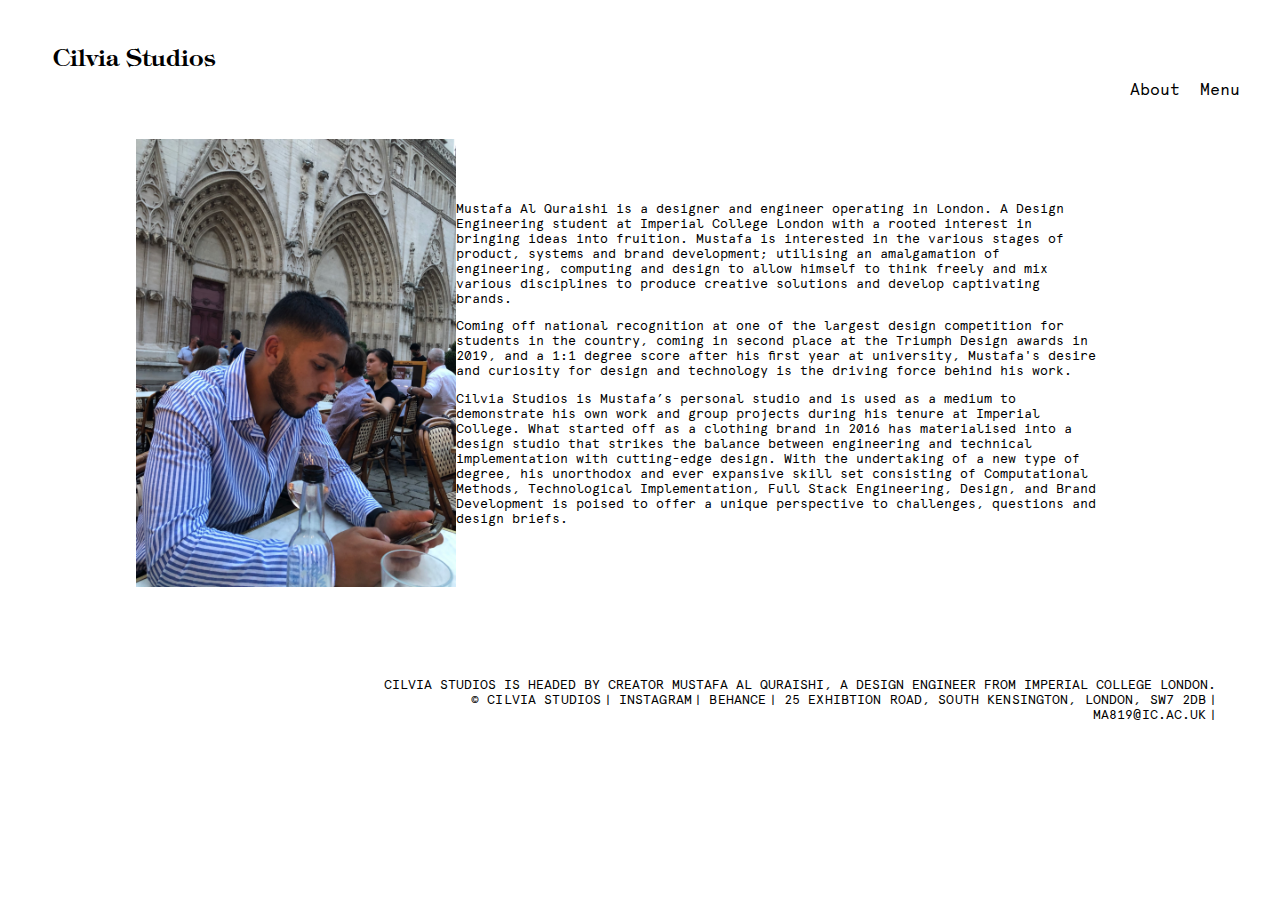
<file: about.html>
<!doctype html>
<html lang="en">
  <head>
    <!-- Required meta tags -->
    <meta charset="utf-8">
    <meta name="viewport" content="width=device-width, initial-scale=1">
    <link rel="stylesheet" href="./index.css">
    <link rel="apple-touch-icon" sizes="180x180" href="./favicon_io/apple-touch-icon.png">
    <link rel="icon" type="image/png" sizes="32x32" href="./favicon_io/favicon-32x32.png">
    <link rel="icon" type="image/png" sizes="16x16" href="./favicon_io/favicon-16x16.png">
    <link rel="manifest" href="./favicon_io/site.webmanifest">
    <script type="module" src="./about.js"></script>
    <!-- Bootstrap CSS -->
    <link href="https://cdn.jsdelivr.net/npm/bootstrap@5.0.0-beta1/dist/css/bootstrap.min.css" rel="stylesheet" integrity="sha384-giJF6kkoqNQ00vy+HMDP7azOuL0xtbfIcaT9wjKHr8RbDVddVHyTfAAsrekwKmP1" crossorigin="anonymous">
    <link rel="stylesheet" href="https://unpkg.com/aos@next/dist/aos.css"/>

    <link href="//vjs.zencdn.net/7.8.2/video-js.min.css" rel="stylesheet">
    <script src="//vjs.zencdn.net/7.8.2/video.min.js"></script>
   
    <title>CILVIA STUDIOS</title>
  </head>
  <header>
        <div class="row g-0" id="myHeader">
            <div class="col-10">
                <a id="title" href="./index.html">Cilvia Studios</a>
            </div>
            <div class="col-2">
                <button id="nav2"><a href="./about.html">About</a></button>
                <button src ="" id="nav">Menu</button>
            </div>   
        </div>
  </header>
 
  <body>
    <nav id="thenav">
        <div id="content">
        
            <ul>
                <li><a href="./index.html">Home</a><li>
                <li><a href="./about.html">About</a></li>
            </ul>
            <ul>
                <li><a href="./index.html#theProjects">Projects</a></li>
                <li><a href="./index.html#ProSer">Products & Services</a></li>
                <li><a href="./index.html#TechImp">Technological Implementation</a></li>
                <li><a href="./index.html#EngAna">Engineering Analysis</a></li>
                <li><a href="./index.html#DesInno">Brand Development</a></li>
            </ul>
            <ul>
                <li><a href="./airbnb.html">Airbnb Machine Learning</a></li>
                <li><a href="./aygo.html">Aygo Baby Buggy</a></li>
                <li><a href="./afc.html">A Furniture Collection</a></li>
                <li><a href="./carproject.html">Car Project</a></li>
                <li><a href="./soapbros.html">Soap Bros</a></li>
    
            </ul>
            <ul>
                <li><a id="anywhere">CLICK ANYWEHRE TO THE LEFT TO CLOSE</a></li>
            </ul>
        </div>
    </nav>
    <nav id="thephonenav">
        <div id="phonecontent">
            <ul>
                <li><a href="./index.html" id="phoneTitle">CILVIA STUDIOS</a><li>
            </ul>
            <ul>
                <li><a href="./index.html">Home</a><li>
                <li><a href="./about.html">About</a></li>
            </ul>
            <ul>
                <li><a href="./index.html#theProjects">Projects</a></li>
                <li><a href="./index.html#ProSer">Products & Services</a></li>
                <li><a href="./index.html#TechImp">Technological Implementation</a></li>
                <li><a href="./index.html#EngAna">Engineering Analysis</a></li>
                <li><a href="./index.html#DesInno">Brand Development</a></li>
            </ul>
            <ul>
                <li><a href="./airbnb.html">Airbnb Machine Learning</a></li>
                <li><a href="./aygo.html">Aygo Baby Buggy</a></li>
                <li><a href="./afc.html">A Furniture Collection</a></li>
                <li><a href="./carproject.html">Car Project</a></li>
                <li><a href="./soapbros.html">Soap Bros</a></li>
    
            </ul>
            <ul>
                <li><a id="anywherePhone">CLICK ANYWEHRE BELOW TO CLOSE</a></li>
            </ul>
        </div>
    </nav>
    <div id="main">
        <!-- <div id="circle"></div> -->
        <div id="overlay"></div>
        <div class="row" id="rowHold">
            <div class="col-sm-5">
                <div class="contMus">
                    <img src="Images/IMG_4688.jpg">
                </div>
                
            </div>
            <div class="col-sm-7" id="about">
                <p> Mustafa Al Quraishi is a designer and engineer operating in London. 
                    A Design Engineering student at Imperial College London with a rooted interest 
                    in bringing ideas into fruition. Mustafa is interested in the various stages of product, 
                    systems and brand development; utilising an amalgamation of engineering, computing and 
                    design to allow himself to think freely and mix various disciplines to produce creative 
                    solutions and develop captivating brands. </p>
                <p> Coming off national recognition at one of the largest design competition for students in the country, 
                    coming in second place at the Triumph Design awards in 2019, and a 1:1 degree score after his 
                    first year at university, Mustafa's desire and curiosity for design and technology is the driving force behind
                    his work. </p>
                <p> Cilvia Studios is Mustafa’s personal studio and is used as a medium to demonstrate his own work and group projects during his tenure at Imperial College.
                    What started off as a clothing brand in 2016 has materialised into a design studio that strikes 
                    the balance between engineering and technical implementation with cutting-edge design. With the 
                    undertaking of a new type of degree, his unorthodox and ever expansive skill set consisting of 
                    Computational Methods, Technological Implementation, Full Stack Engineering, Design,  
                    and Brand Development is poised to offer a unique perspective to challenges, questions and design briefs.</p>
            </div>
        </div>
    </div>


    <footer>
        <div id="cvmus">
            <p>CILVIA STUDIOS IS HEADED BY CREATOR MUSTAFA AL QURAISHI, A DESIGN ENGINEER FROM IMPERIAL COLLEGE LONDON.</p>
        </div>
        <div class="footerlist">
            <ul class="contacts">
                <li><a title="footer-cilviastudios" href="index.html">&copy; CILVIA STUDIOS</a></li>
                <li><a title="footer-cilviastudios" href="https://www.instagram.com/cilviastudios/">INSTAGRAM</a></li>
                <li><a title="footer-cilviastudios" href="https://www.behance.net/cilviastudios">BEHANCE</a></li>
                <li tabindex="0"><a href="https://www.google.co.uk/maps/place/Dyson+School+of+Design+Engineering,
                    +Imperial+College+London/@51.4979899,-0.1767011,17z/data=!3m1!4b1!4m5!3m4!1s0x48760
                    5436a532dc5:0x350eb7ddd52ecb04!8m2!3d51.4979899!4d-0.1745124">
                    25 EXHIBTION ROAD, SOUTH KENSINGTON, LONDON, SW7 2DB</a></li>
                <li tabindex="0"><a href="mailto:ma819@ic.ac.uk" tabindex="0">MA819@IC.AC.UK</a></li>
            </ul>
        </div>
    </footer>
  

    <!-- Optional JavaScript; choose one of the two! -->

    <!-- Option 1: Bootstrap Bundle with Popper -->

    <script src="https://cdn.jsdelivr.net/npm/bootstrap@5.0.0-beta1/dist/js/bootstrap.bundle.min.js" integrity="sha384-ygbV9kiqUc6oa4msXn9868pTtWMgiQaeYH7/t7LECLbyPA2x65Kgf80OJFdroafW" crossorigin="anonymous"></script>

    <!-- Option 2: Separate Popper and Bootstrap JS -->
    <!--
    <script src="https://cdn.jsdelivr.net/npm/@popperjs/core@2.5.4/dist/umd/popper.min.js" integrity="sha384-q2kxQ16AaE6UbzuKqyBE9/u/KzioAlnx2maXQHiDX9d4/zp8Ok3f+M7DPm+Ib6IU" crossorigin="anonymous"></script>
    <script src="https://cdn.jsdelivr.net/npm/bootstrap@5.0.0-beta1/dist/js/bootstrap.min.js" integrity="sha384-pQQkAEnwaBkjpqZ8RU1fF1AKtTcHJwFl3pblpTlHXybJjHpMYo79HY3hIi4NKxyj" crossorigin="anonymous"></script>
    -->
    </body>

    <script src="https://unpkg.com/aos@next/dist/aos.js"></script>
    <script>
        AOS.init();
    </script>
</html>
</file>
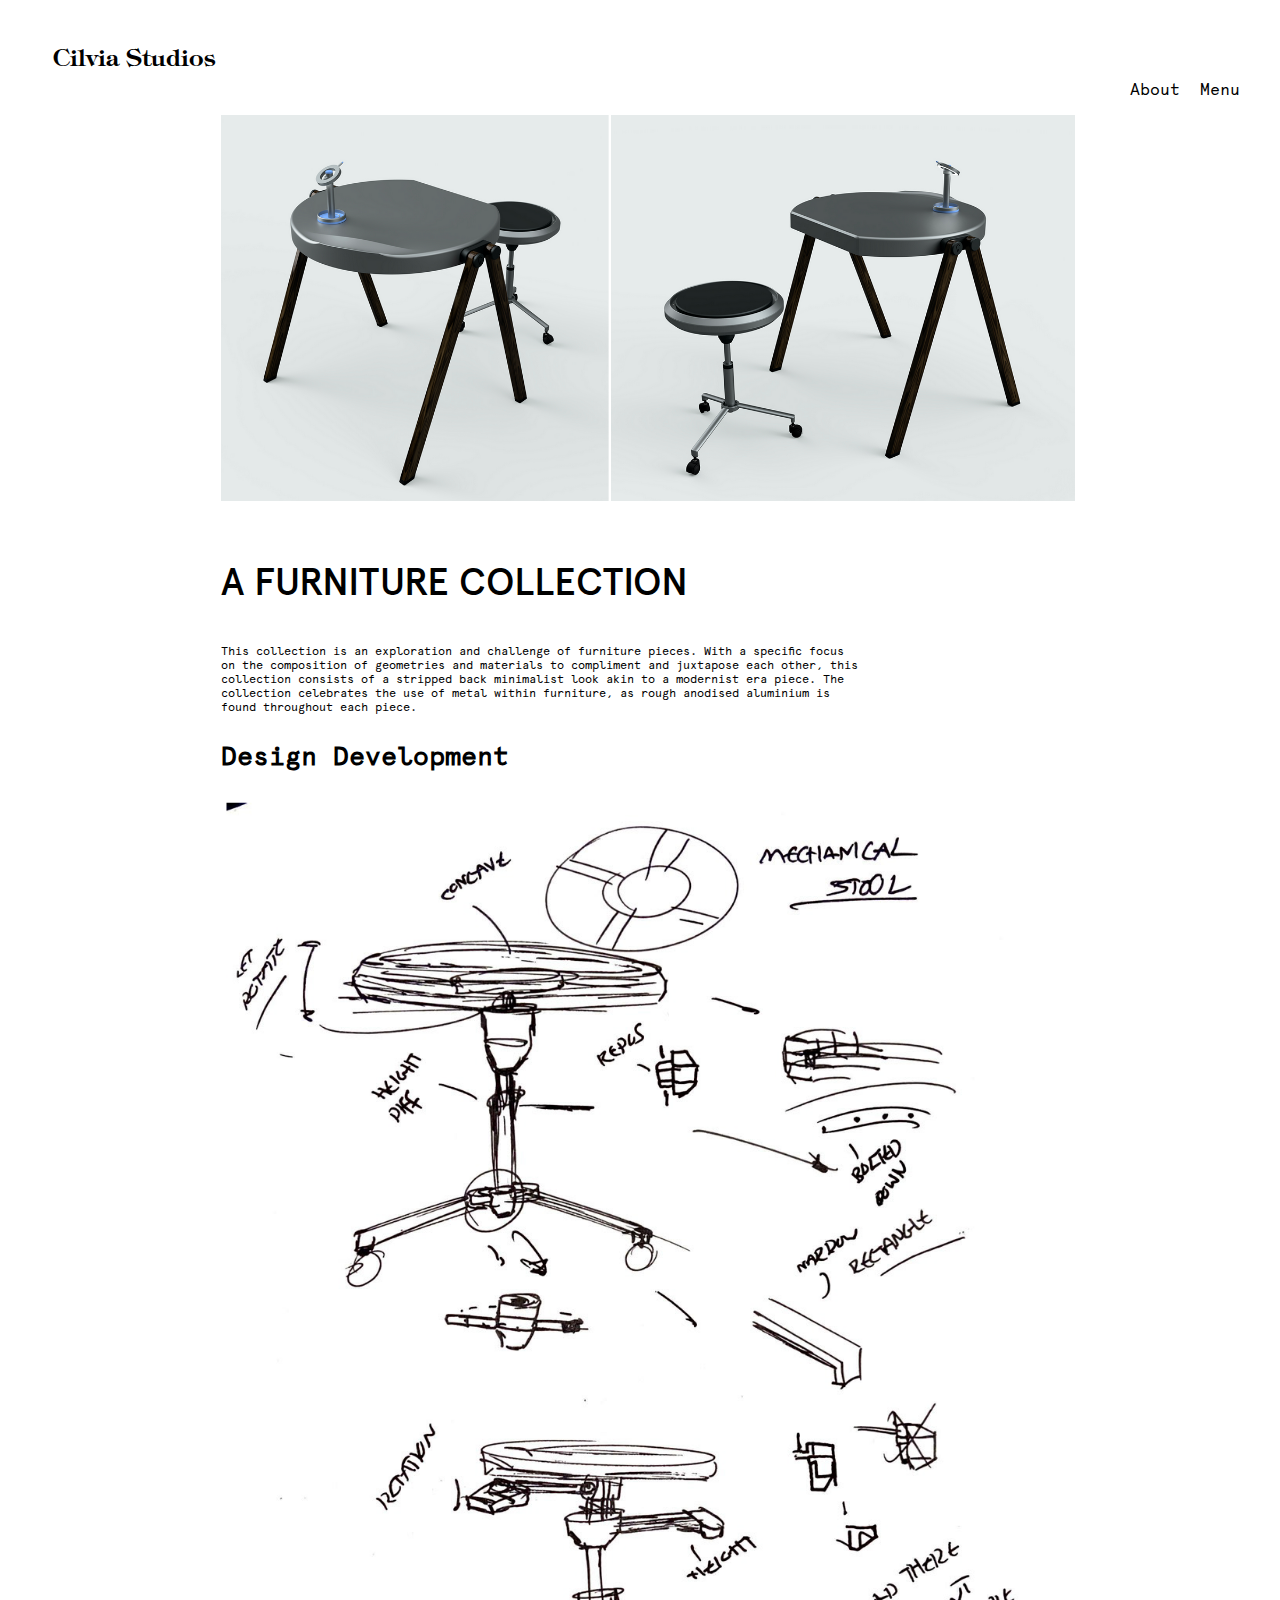
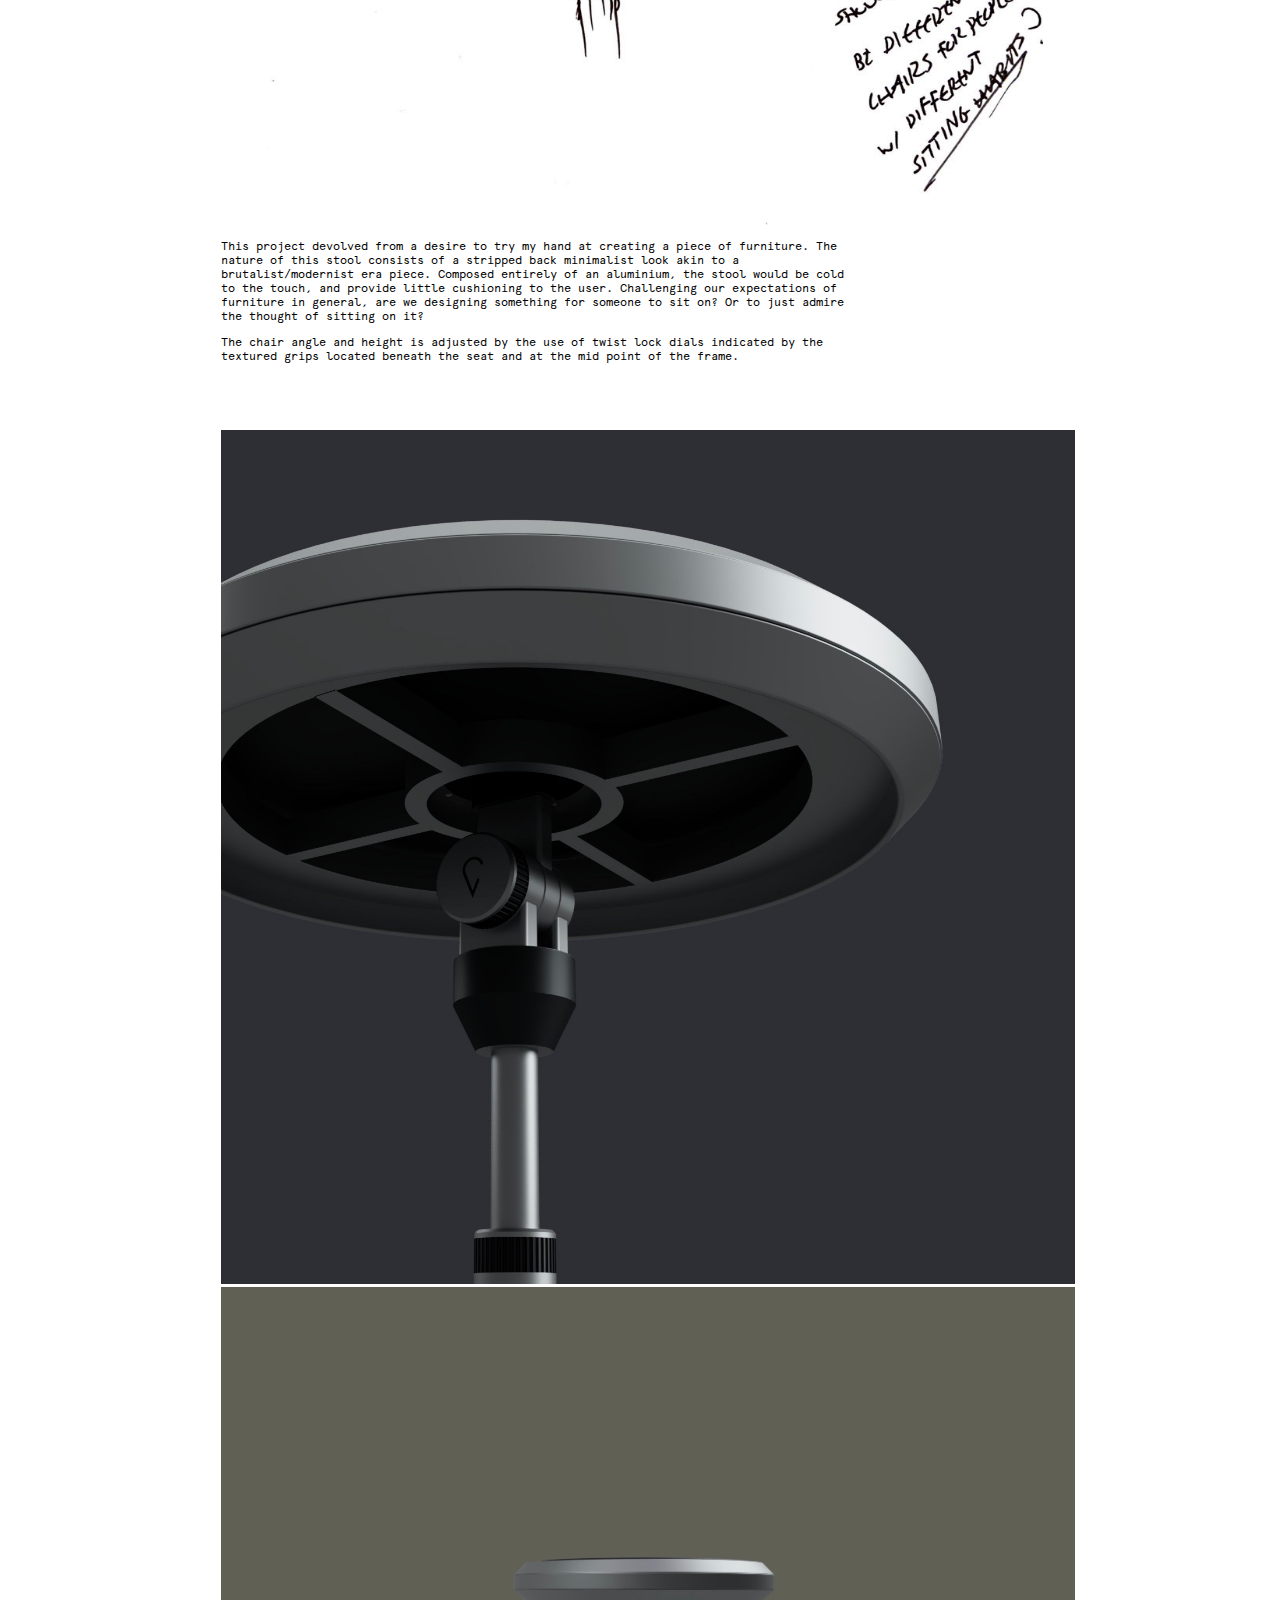
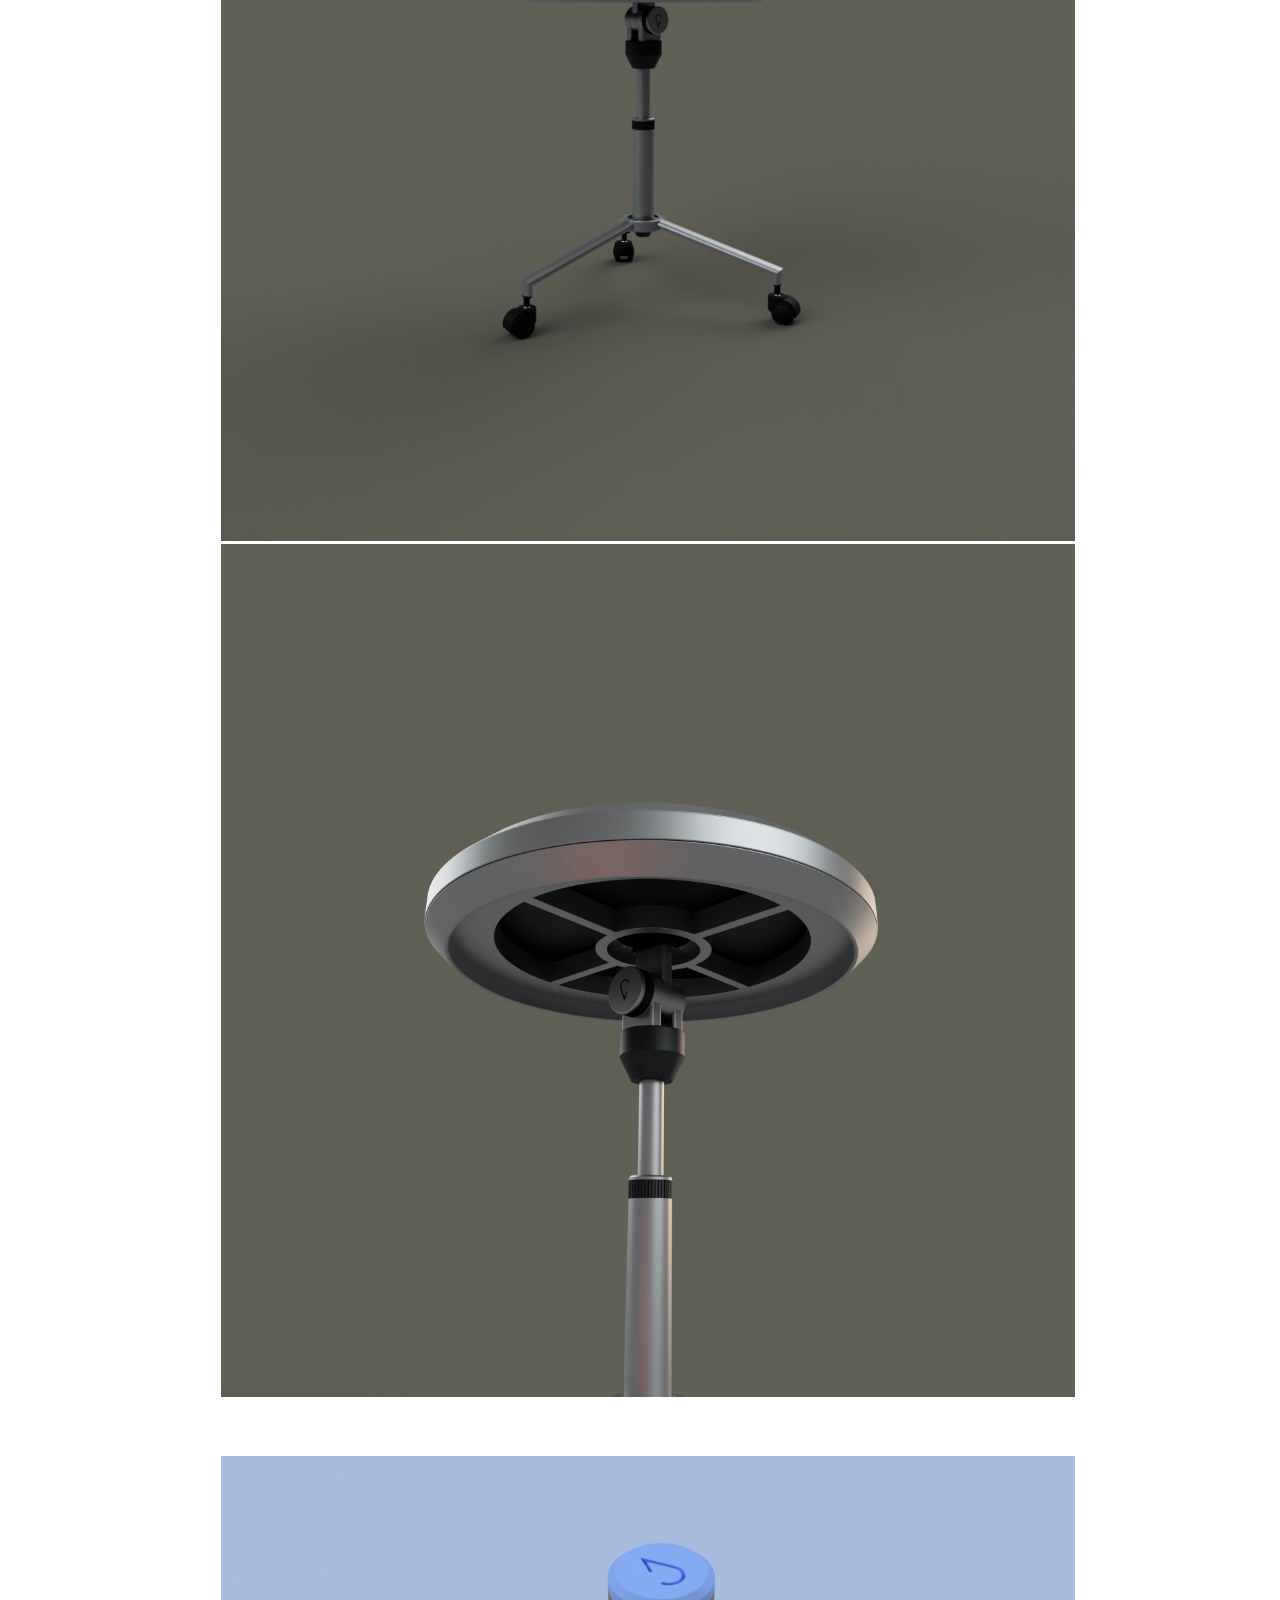
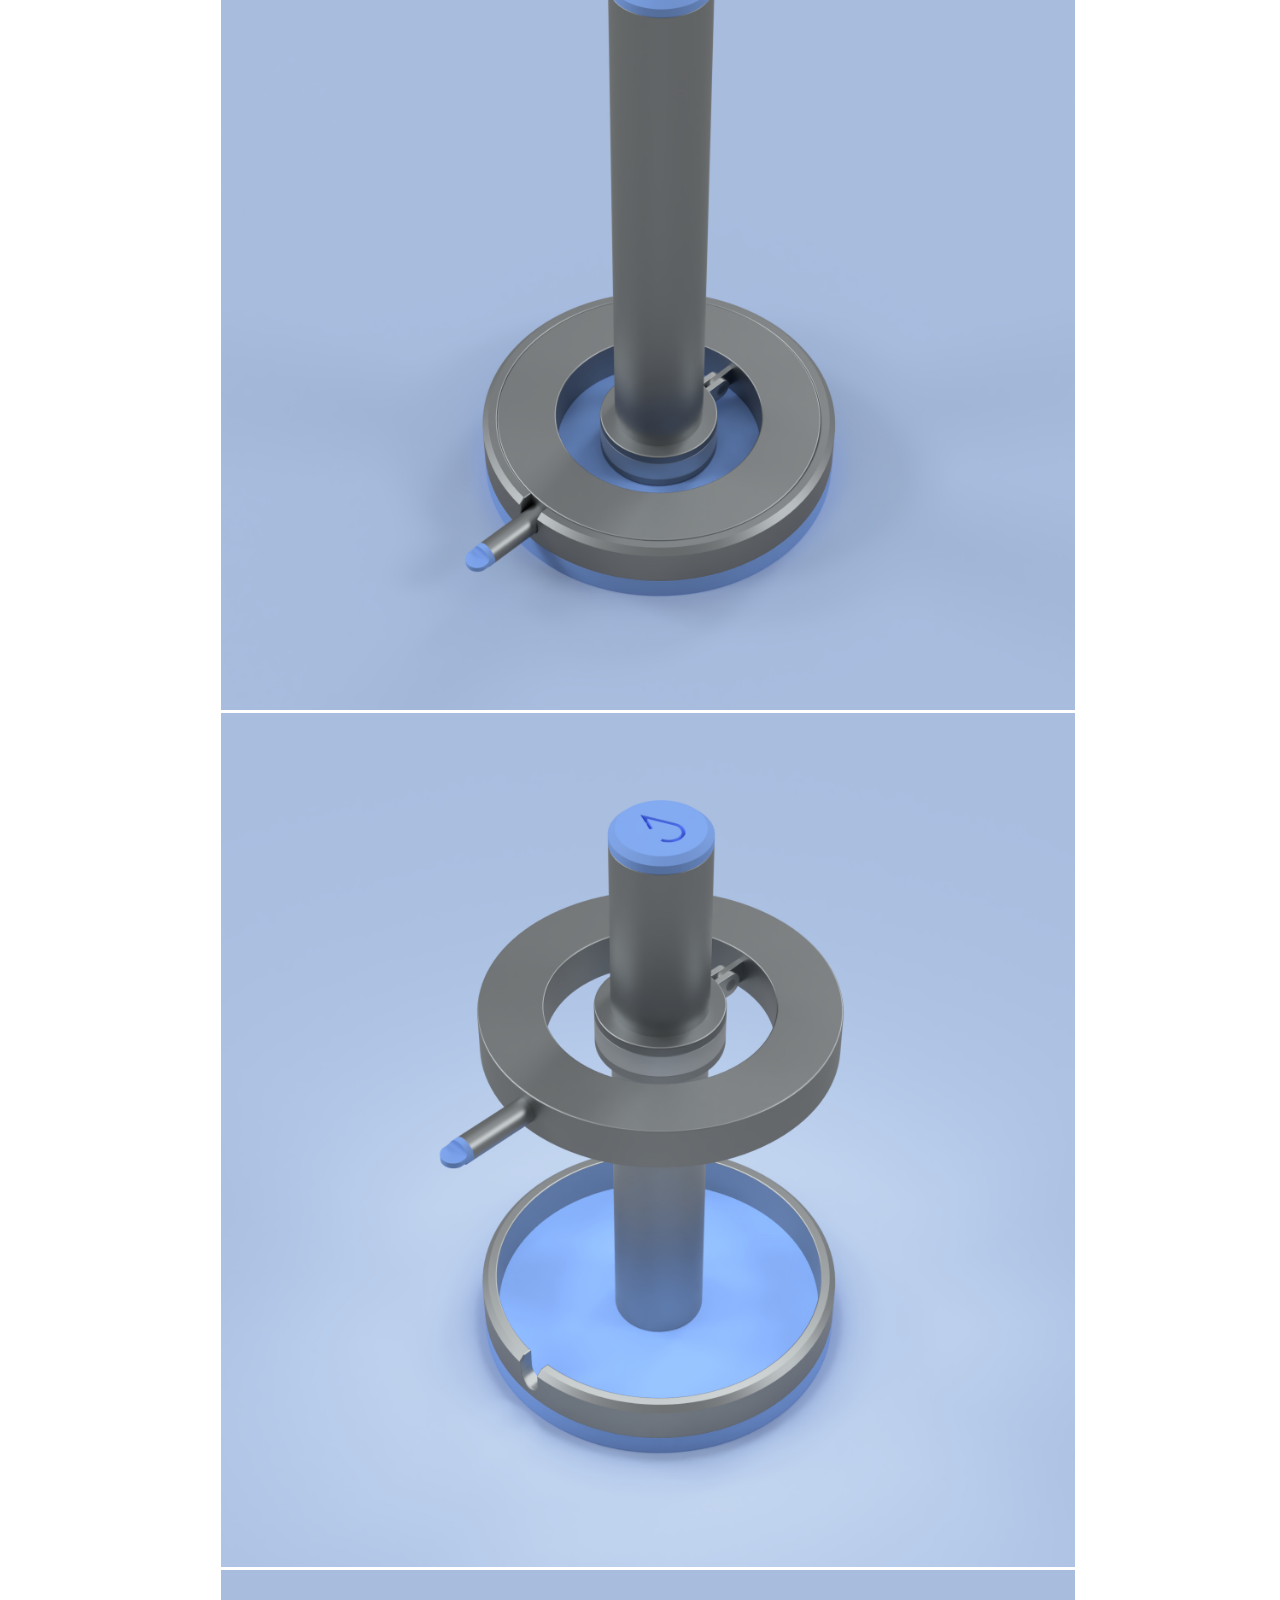
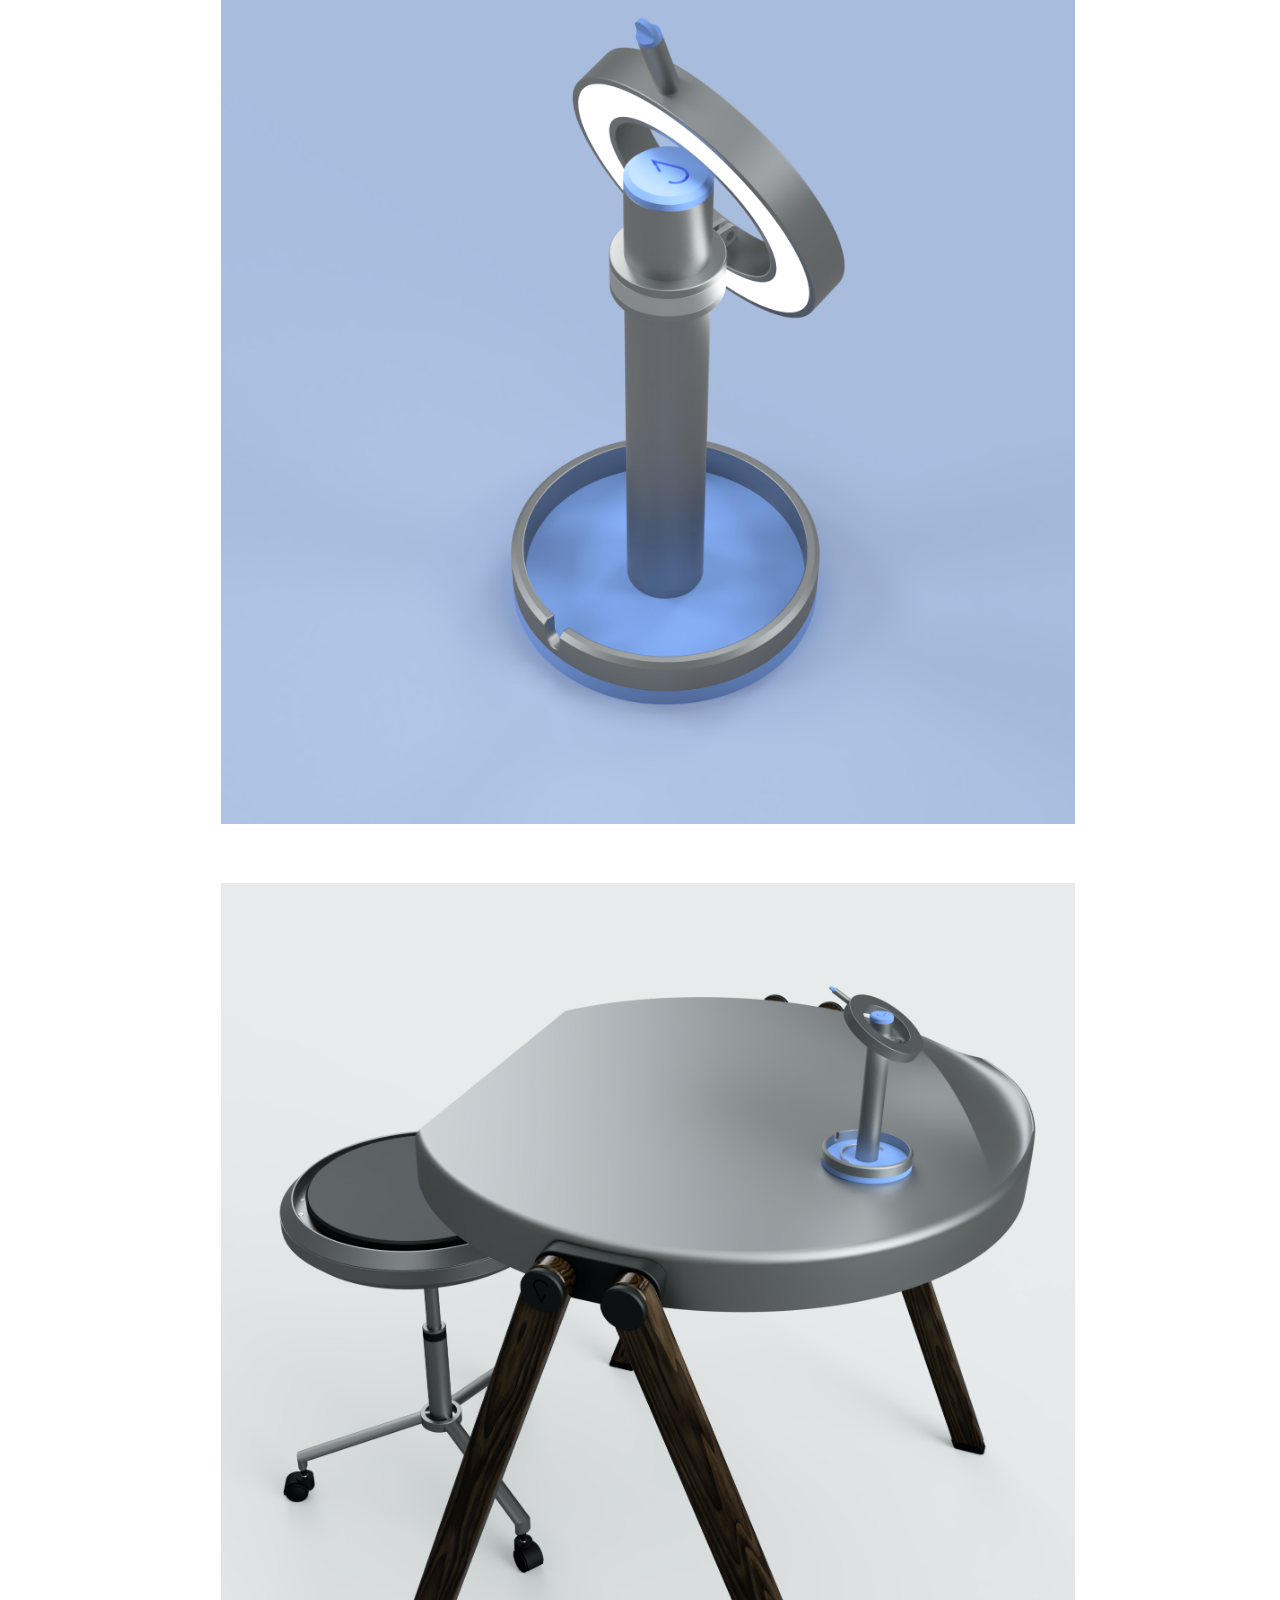
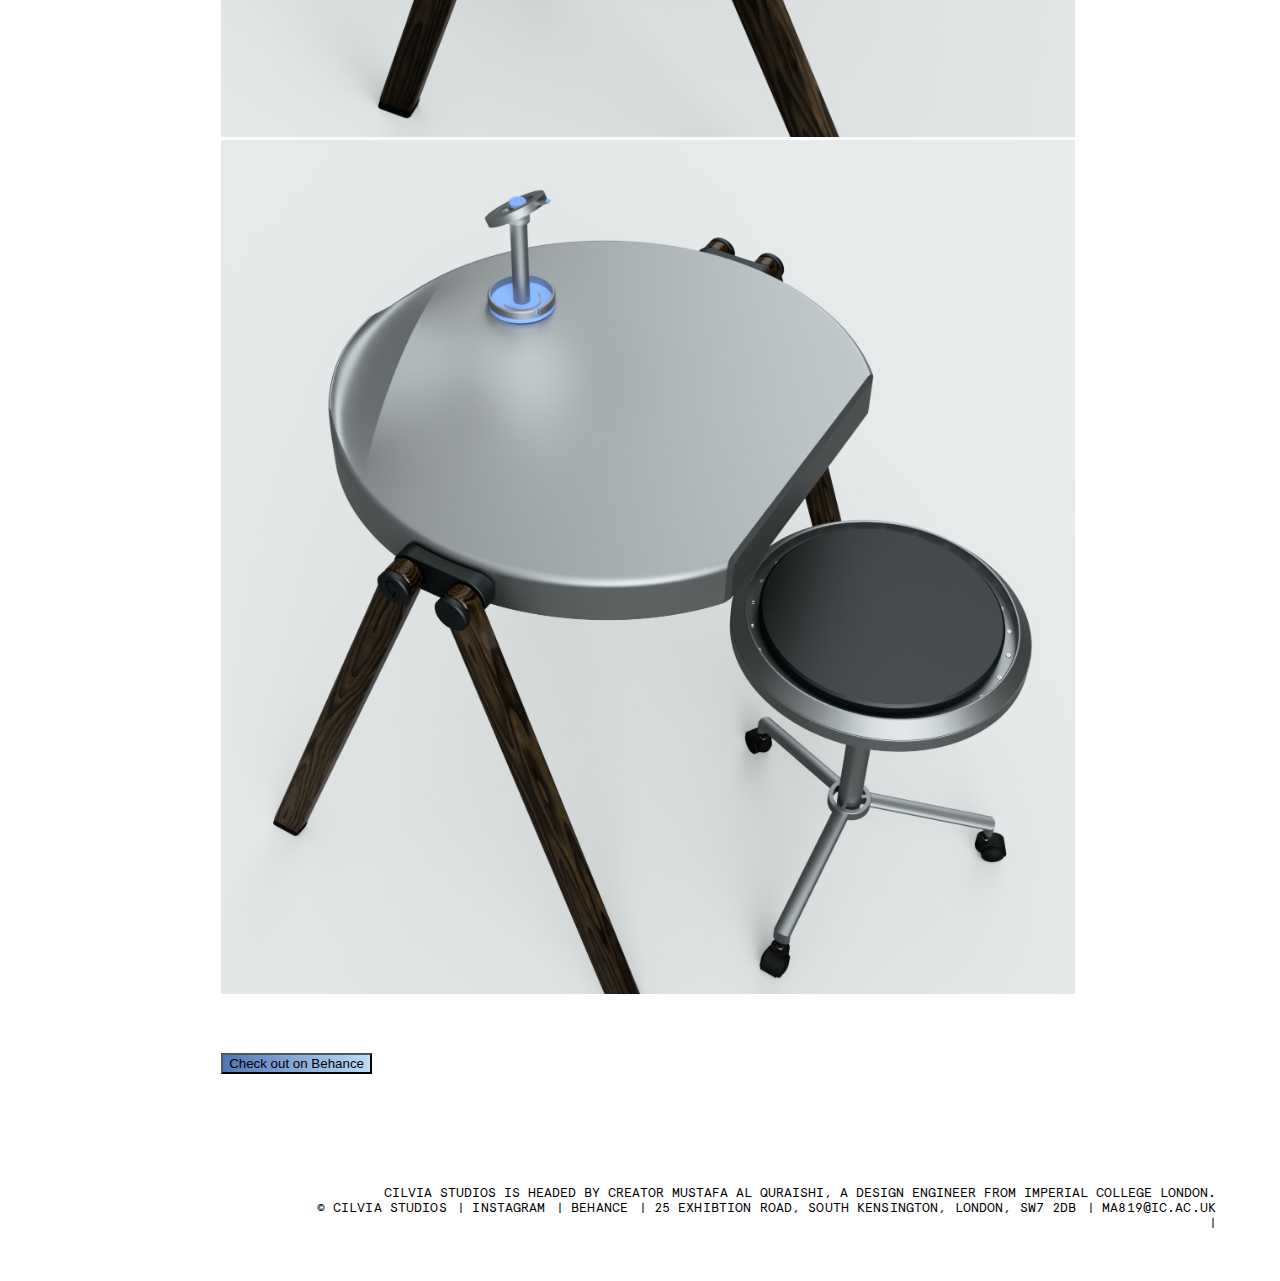
<file: afc.html>
<!DOCTYPE html>
<html lang="en">
  <head>
    <!-- Required meta tags -->
    <meta charset="utf-8" />
    <meta name="viewport" content="width=device-width, initial-scale=1" />
    <link rel="stylesheet" href="./index.css" />
    <link
      rel="apple-touch-icon"
      sizes="180x180"
      href="./favicon_io/apple-touch-icon.png"
    />
    <link
      rel="icon"
      type="image/png"
      sizes="32x32"
      href="./favicon_io/favicon-32x32.png"
    />
    <link
      rel="icon"
      type="image/png"
      sizes="16x16"
      href="./favicon_io/favicon-16x16.png"
    />
    <link rel="manifest" href="./favicon_io/site.webmanifest" />
    <script type="module" src="./proj.js"></script>
    <!-- Bootstrap CSS -->
    <link
      href="https://cdn.jsdelivr.net/npm/bootstrap@5.0.0-beta1/dist/css/bootstrap.min.css"
      rel="stylesheet"
      integrity="sha384-giJF6kkoqNQ00vy+HMDP7azOuL0xtbfIcaT9wjKHr8RbDVddVHyTfAAsrekwKmP1"
      crossorigin="anonymous"
    />
    <link rel="stylesheet" href="https://unpkg.com/aos@next/dist/aos.css" />

    <link href="//vjs.zencdn.net/7.8.2/video-js.min.css" rel="stylesheet" />
    <script src="//vjs.zencdn.net/7.8.2/video.min.js"></script>

    <title>CILVIA STUDIOS</title>
  </head>
  <header>
    <div class="row g-0" id="myHeader">
      <div class="col-10">
        <a id="title" href="./index.html">Cilvia Studios</a>
      </div>
      <div class="col-2">
        <button id="nav2"><a href="./about.html">About</a></button>
        <button src="" id="nav">Menu</button>
      </div>
    </div>
  </header>

  <body>
    <nav id="thenav">
      <div id="content">
        <ul>
          <li><a href="./index.html">Home</a></li>
          <li></li>
          <li><a href="./about.html">About</a></li>
        </ul>
        <ul>
          <li><a href="./index.html#theProjects">Projects</a></li>
          <li><a href="./index.html#ProSer">Products & Services</a></li>
          <li>
            <a href="./index.html#TechImp">Technological Implementation</a>
          </li>
          <li><a href="./index.html#EngAna">Engineering Analysis</a></li>
          <li><a href="./index.html#DesInno">Brand Development</a></li>
        </ul>
        <ul>
          <li><a href="./airbnb.html">Airbnb Machine Learning</a></li>
          <li><a href="./aygo.html">Aygo Baby Buggy</a></li>
          <li><a href="./afc.html">A Furniture Collection</a></li>
          <li><a href="./carproject.html">Car Project</a></li>
          <li><a href="./soapbros.html">Soap Bros</a></li>
        </ul>
        <ul>
          <li><a id="anywhere">CLICK ANYWHERE TO THE LEFT TO CLOSE</a></li>
        </ul>
      </div>
    </nav>
    <nav id="thephonenav">
      <div id="phonecontent">
        <ul>
          <li><a href="./index.html" id="phoneTitle">CILVIA STUDIOS</a></li>
          <li></li>
        </ul>

        <ul>
          <li><a href="./index.html">Home</a></li>
          <li></li>
          <li><a href="./about.html">About</a></li>
        </ul>
        <ul>
          <li><a href="./index.html#theProjects">Projects</a></li>
          <li><a href="./index.html#ProSer">Products & Services</a></li>
          <li>
            <a href="./index.html#TechImp">Technological Implementation</a>
          </li>
          <li><a href="./index.html#EngAna">Engineering Analysis</a></li>
          <li><a href="./index.html#DesInno">Brand Development</a></li>
        </ul>
        <ul>
          <li><a href="./airbnb.html">Airbnb Machine Learning</a></li>
          <li><a href="./aygo.html">Aygo Baby Buggy</a></li>
          <li><a href="./afc.html">A Furniture Collection</a></li>
          <li><a href="./carproject.html">Car Project</a></li>
          <li><a href="./soapbros.html">Soap Bros</a></li>
        </ul>
        <ul>
          <li><a id="anywherePhone">CLICK ANYWHERE BELOW TO CLOSE</a></li>
        </ul>
      </div>
    </nav>
    <div id="main">
      <!-- <div id="circle"></div> -->
      <div id="overlay"></div>
      <div class="row">
        <div class="col-12">
          <div class="mainShow">
            <!-- <div class="projVideo">
                       <video controls>
                           <source src="./Media/IMG_3970.MOV.mp4" type="video/mp4">
                       </video>
                    </div> -->
            <div class="projPhoto">
              <img src="./Images/project-tile/afc.png"">
            </div>
          </div>
        </div>
      </div>
      <div class="row g-0" id="desc">
        <div class="col-12" id="descInner">
          <div>
            <p class="projectTitle">A FURNITURE COLLECTION</p>
          </div>
          <div>
            <p class="projDes">
              This collection is an exploration and challenge of furniture
              pieces. With a specific focus on the composition of geometries and
              materials to compliment and juxtapose each other, this collection
              consists of a stripped back minimalist look akin to a modernist
              era piece. The collection celebrates the use of metal within
              furniture, as rough anodised aluminium is found throughout each
              piece.
            </p>
          </div>
          <!-- <div>
                    <p><span id="bold">By:</span> Mustafa Al Quraishi.</p>
                    <p><span id="bold">Problem:</span> With nearly a third of the population suffering from insomnia, and its associated harmful symptoms including: depression, low energy and neurodegenerative diseases. This project has devolved into targeting a solution that will aim to address and aid people suffering from acute or chronic insomnia.</p>
                    <p><span id="bold">Solution:</span> By targeting root causes of sleep prevention, the solution will help to neutralise the issues causing loss of sleep such as circadian rhythm disruption via blue light exposure due to late night phone use and utilise aromatherapy and deep sleep audio in order to relax the user and aid in a better night’s sleep.

                    </p>
                </div> -->
          <!-- <div>
                    <p><span id="bold">Problem:</span> Soap Bros is a revolutionary way to clean your hands, sustainably.</p>
                </div>
                <div>
                    <p><span id="bold">Solution:</span> Soap Bros is a revolutionary way to clean your hands, sustainably.</p>
                </div> -->
          <div class="desDev">
            <h2>Design Development</h2>
          </div>
          <div class="row" id="desDevCon">
            <div class="col-sm-5">
              <img src="./Images/project-tile//STOOLSKETCH.png" />
            </div>
            <div class="col-sm-7">
              <p>
                This project devolved from a desire to try my hand at creating a
                piece of furniture. The nature of this stool consists of a
                stripped back minimalist look akin to a brutalist/modernist era
                piece. Composed entirely of an aluminium, the stool would be
                cold to the touch, and provide little cushioning to the user.
                Challenging our expectations of furniture in general, are we
                designing something for someone to sit on? Or to just admire the
                thought of sitting on it?
              </p>
              <p>
                The chair angle and height is adjusted by the use of twist lock
                dials indicated by the textured grips located beneath the seat
                and at the mid point of the frame.
              </p>
            </div>
          </div>
          <div class="row" id="desDevCon">
            <div class="col-sm-4">
              <img
                src="./Images/squares/mechstool_2020-Apr-20_06-32-04PM-000_CustomizedView28694873406_jpg.jpeg"
              />
            </div>
            <div class="col-sm-4">
              <img
                src="./Images/squares/mechstool_2020-Apr-21_03-17-03PM-000_CustomizedView21434877168_jpg 2.jpeg"
              />
            </div>
            <div class="col-sm-4">
              <img
                src="./Images/squares/mechstool_2020-Apr-21_03-14-52PM-000_CustomizedView703786335_jpg.jpeg"
              />
            </div>
          </div>

          <div class="row" id="desDevCon">
            <div class="col-sm-4">
              <img
                src="./Images/squares/desk_lamp_2020-Sep-27_06-16-24PM-000_CustomizedView41293747754_jpg.jpg"
              />
            </div>
            <div class="col-sm-4">
              <img
                src="./Images/squares/desk_lamp_2020-Sep-27_06-16-09PM-000_CustomizedView41293747754_jpg.jpg"
              />
            </div>
            <div class="col-sm-4">
              <img
                src="./Images/squares/desk_lamp_2020-Sep-27_06-17-10PM-000_CustomizedView24324872055_jpg.jpg"
              />
            </div>
          </div>
          <div class="row" id="desDevCon">
            <div class="col-sm-6">
              <img src="./Images/squares/t1a.png" />
            </div>
            <div class="col-sm-6">
              <img src="./Images/squares/t2a.png" />
            </div>
          </div>
          <div class="row" id="desDevCon">
            <button id="Behance">
              <a
                href="https://www.behance.net/gallery/105312321/A-Furniture-Collection-%282020%29"
                >Check out on Behance</a
              >
            </button>
          </div>
        </div>
      </div>
    </div>

    <footer>
      <div id="cvmus">
        <p>
          CILVIA STUDIOS IS HEADED BY CREATOR MUSTAFA AL QURAISHI, A DESIGN
          ENGINEER FROM IMPERIAL COLLEGE LONDON.
        </p>
      </div>
      <div class="footerlist">
        <ul class="contacts">
          <li>
            <a title="footer-cilviastudios" href="index.html"
              >&copy; CILVIA STUDIOS</a
            >
          </li>
          <li>
            <a
              title="footer-cilviastudios"
              href="https://www.instagram.com/cilviastudios/"
              >INSTAGRAM</a
            >
          </li>
          <li>
            <a
              title="footer-cilviastudios"
              href="https://www.behance.net/cilviastudios"
              >BEHANCE</a
            >
          </li>
          <li tabindex="0">
            <a
              href="https://www.google.co.uk/maps/place/Dyson+School+of+Design+Engineering,
                    +Imperial+College+London/@51.4979899,-0.1767011,17z/data=!3m1!4b1!4m5!3m4!1s0x48760
                    5436a532dc5:0x350eb7ddd52ecb04!8m2!3d51.4979899!4d-0.1745124"
            >
              25 EXHIBTION ROAD, SOUTH KENSINGTON, LONDON, SW7 2DB</a
            >
          </li>
          <li tabindex="0">
            <a href="mailto:ma819@ic.ac.uk" tabindex="0">MA819@IC.AC.UK</a>
          </li>
        </ul>
      </div>
    </footer>

    <!-- Optional JavaScript; choose one of the two! -->

    <!-- Option 1: Bootstrap Bundle with Popper -->

    <script
      src="https://cdn.jsdelivr.net/npm/bootstrap@5.0.0-beta1/dist/js/bootstrap.bundle.min.js"
      integrity="sha384-ygbV9kiqUc6oa4msXn9868pTtWMgiQaeYH7/t7LECLbyPA2x65Kgf80OJFdroafW"
      crossorigin="anonymous"
    ></script>

    <!-- Option 2: Separate Popper and Bootstrap JS -->
    <!--
    <script src="https://cdn.jsdelivr.net/npm/@popperjs/core@2.5.4/dist/umd/popper.min.js" integrity="sha384-q2kxQ16AaE6UbzuKqyBE9/u/KzioAlnx2maXQHiDX9d4/zp8Ok3f+M7DPm+Ib6IU" crossorigin="anonymous"></script>
    <script src="https://cdn.jsdelivr.net/npm/bootstrap@5.0.0-beta1/dist/js/bootstrap.min.js" integrity="sha384-pQQkAEnwaBkjpqZ8RU1fF1AKtTcHJwFl3pblpTlHXybJjHpMYo79HY3hIi4NKxyj" crossorigin="anonymous"></script>
    -->
  </body>

  <script src="https://unpkg.com/aos@next/dist/aos.js"></script>
  <script>
    AOS.init();
  </script>
</html>
</file>
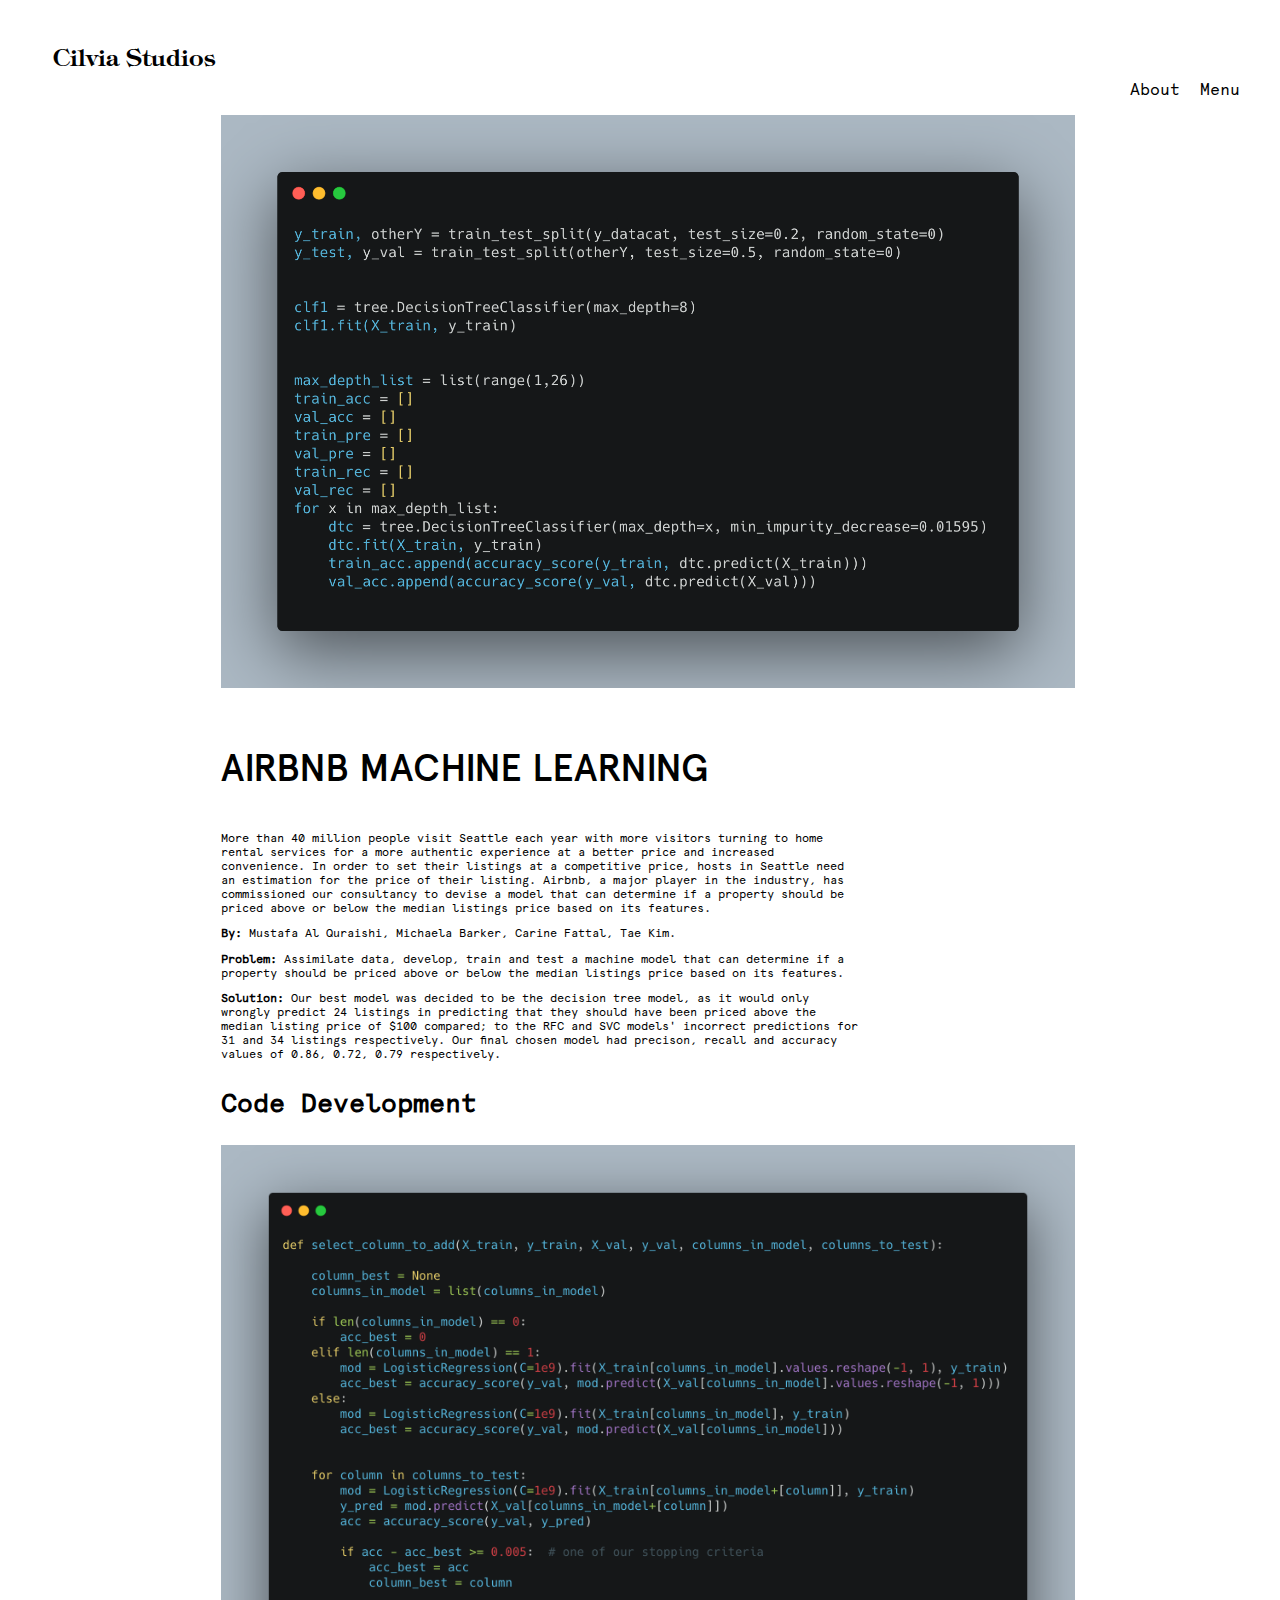
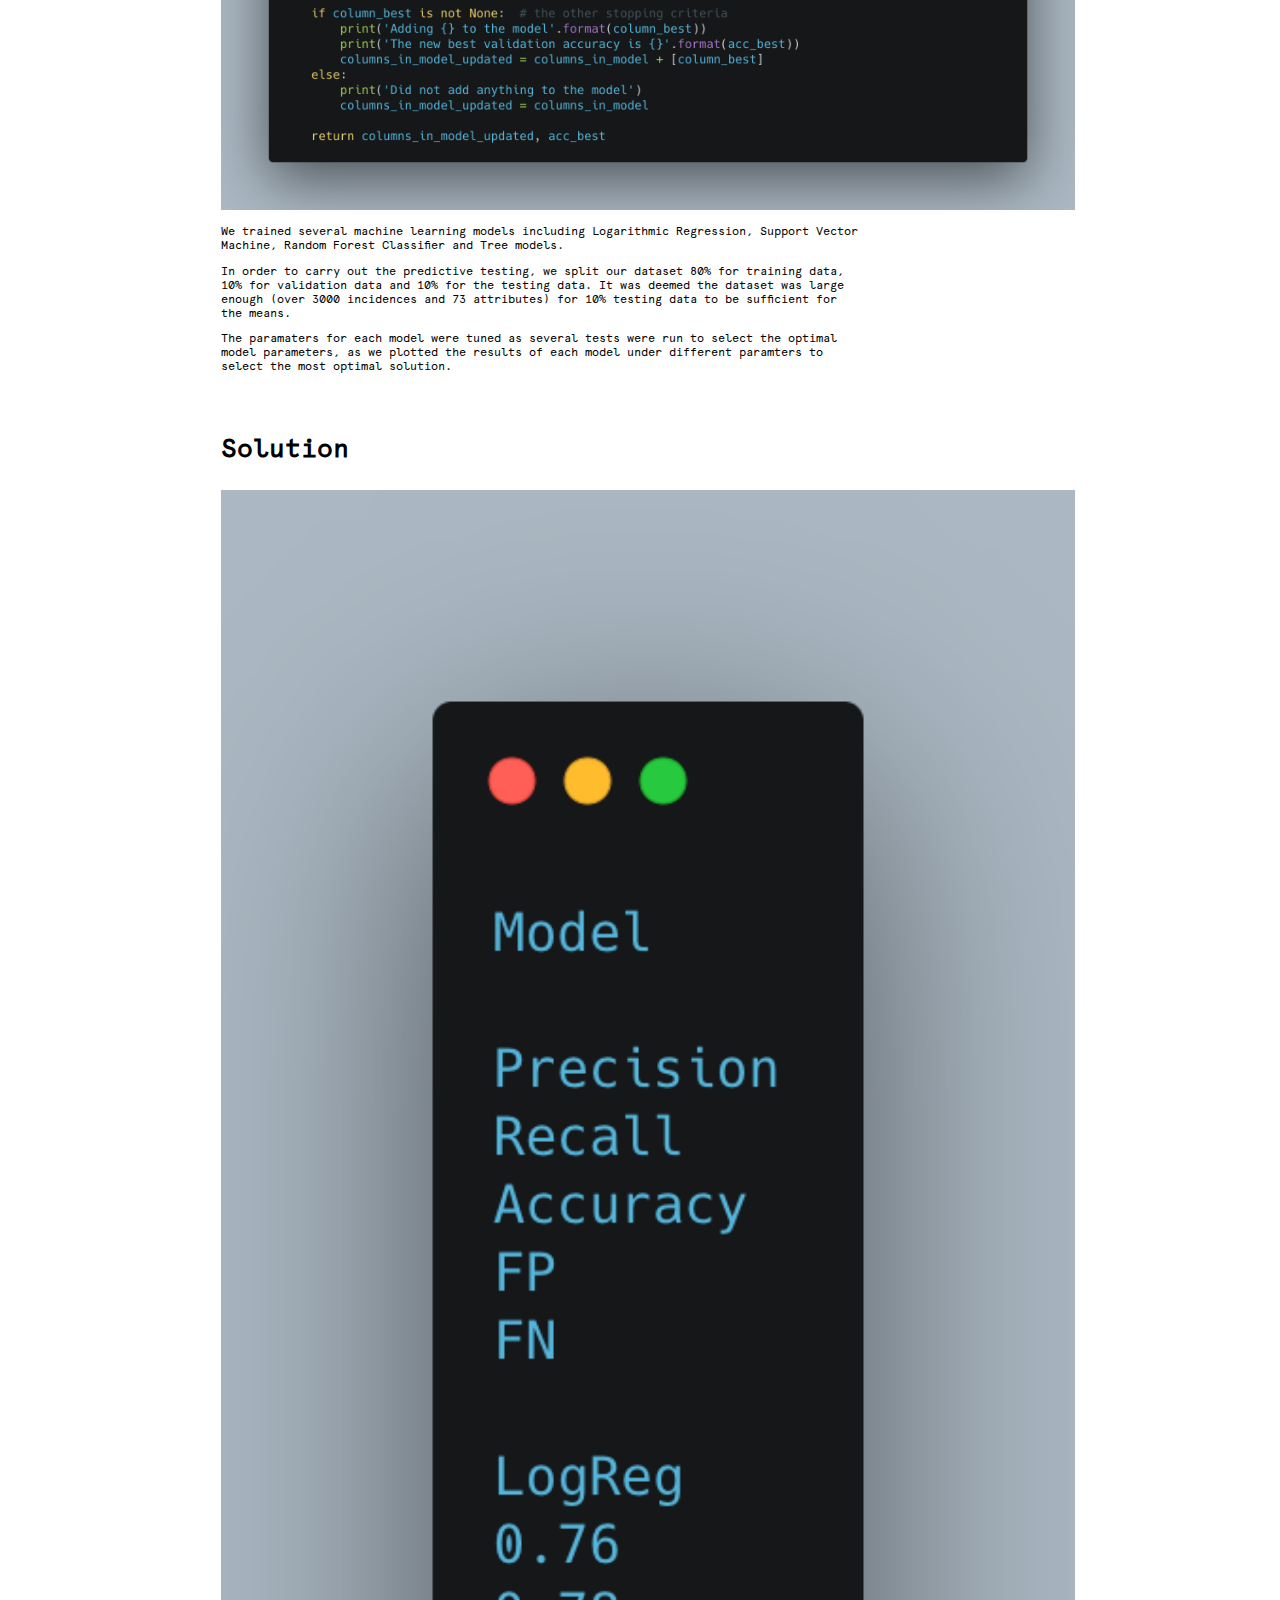
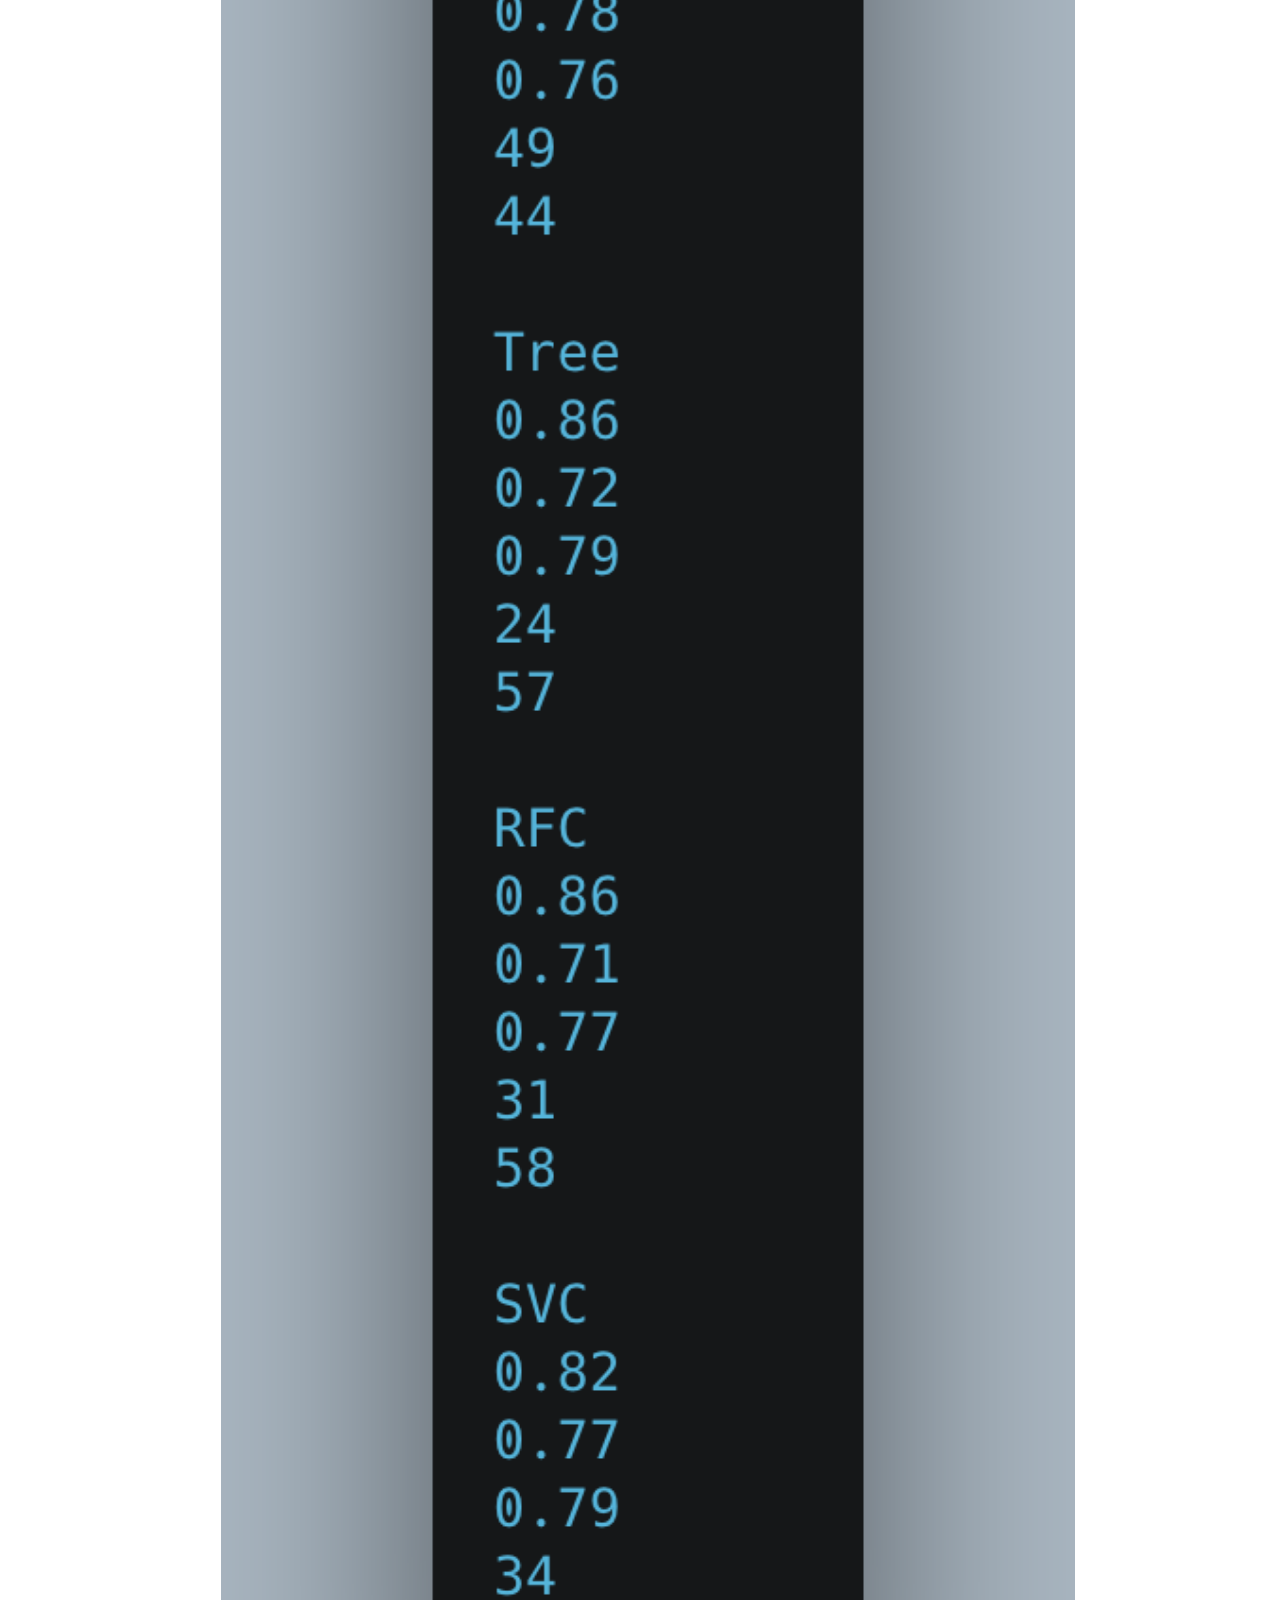
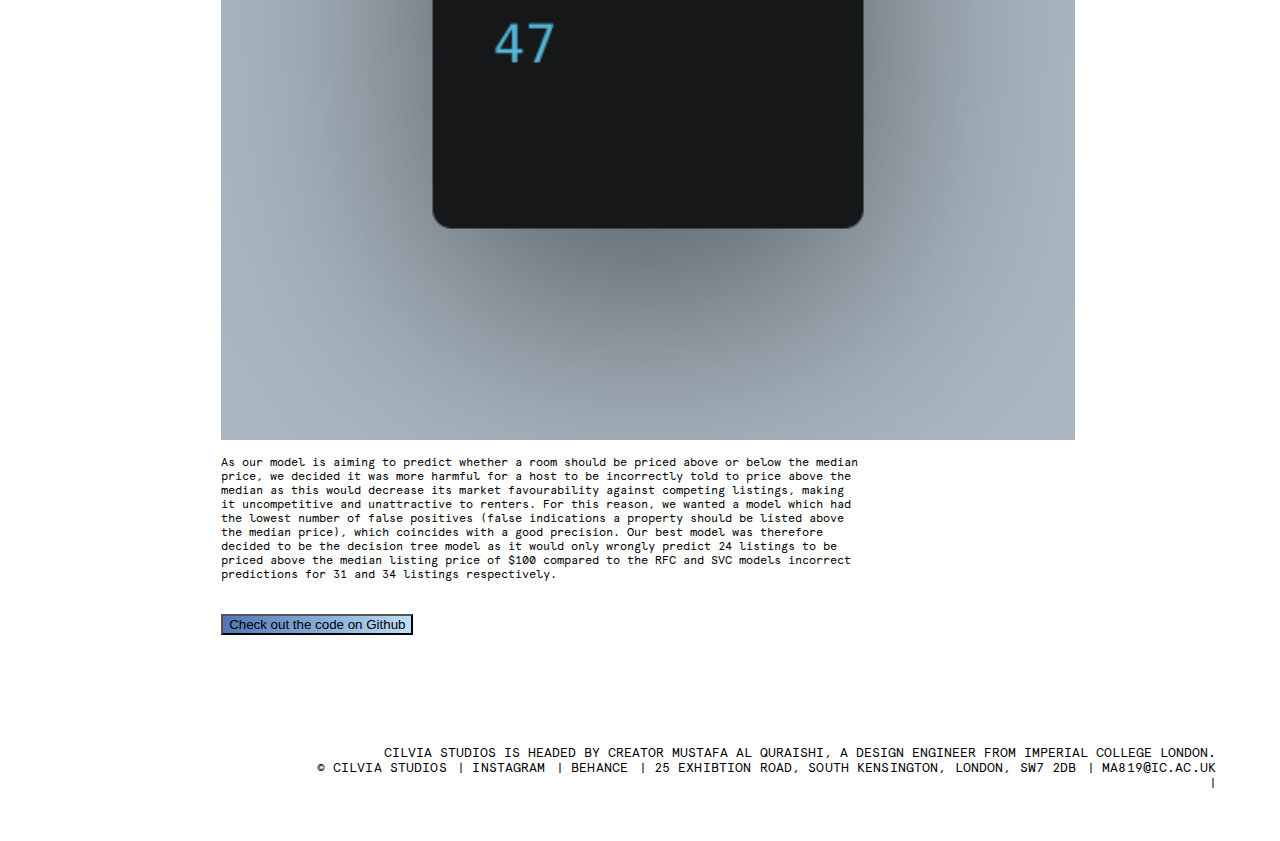
<file: airbnb.html>
<!DOCTYPE html>
<html lang="en">
  <head>
    <!-- Required meta tags -->
    <meta charset="utf-8" />
    <meta name="viewport" content="width=device-width, initial-scale=1" />
    <link rel="stylesheet" href="./index.css" />
    <link
      rel="apple-touch-icon"
      sizes="180x180"
      href="./favicon_io/apple-touch-icon.png"
    />
    <link
      rel="icon"
      type="image/png"
      sizes="32x32"
      href="./favicon_io/favicon-32x32.png"
    />
    <link
      rel="icon"
      type="image/png"
      sizes="16x16"
      href="./favicon_io/favicon-16x16.png"
    />
    <link rel="manifest" href="./favicon_io/site.webmanifest" />
    <script type="module" src="./proj.js"></script>
    <!-- Bootstrap CSS -->
    <link
      href="https://cdn.jsdelivr.net/npm/bootstrap@5.0.0-beta1/dist/css/bootstrap.min.css"
      rel="stylesheet"
      integrity="sha384-giJF6kkoqNQ00vy+HMDP7azOuL0xtbfIcaT9wjKHr8RbDVddVHyTfAAsrekwKmP1"
      crossorigin="anonymous"
    />
    <link rel="stylesheet" href="https://unpkg.com/aos@next/dist/aos.css" />

    <link href="//vjs.zencdn.net/7.8.2/video-js.min.css" rel="stylesheet" />
    <script src="//vjs.zencdn.net/7.8.2/video.min.js"></script>

    <title>CILVIA STUDIOS</title>
  </head>
  <header>
    <div class="row g-0" id="myHeader">
      <div class="col-10">
        <a id="title" href="./index.html">Cilvia Studios</a>
      </div>
      <div class="col-2">
        <button id="nav2"><a href="./about.html">About</a></button>
        <button src="" id="nav">Menu</button>
      </div>
    </div>
  </header>

  <body>
    <nav id="thenav">
      <div id="content">
        <ul>
          <li><a href="./index.html">Home</a></li>
          <li></li>
          <li><a href="./about.html">About</a></li>
        </ul>
        <ul>
          <li><a href="./index.html#theProjects">Projects</a></li>
          <li><a href="./index.html#ProSer">Products & Services</a></li>
          <li>
            <a href="./index.html#TechImp">Technological Implementation</a>
          </li>
          <li><a href="./index.html#EngAna">Engineering Analysis</a></li>
          <li><a href="./index.html#DesInno">Brand Development</a></li>
        </ul>
        <ul>
          <li><a href="./airbnb.html">Airbnb Machine Learning</a></li>
          <li><a href="./aygo.html">Aygo Baby Buggy</a></li>
          <li><a href="./afc.html">A Furniture Collection</a></li>
          <li><a href="./carproject.html">Car Project</a></li>
          <li><a href="./soapbros.html">Soap Bros</a></li>
        </ul>
        <ul>
          <li><a id="anywhere">CLICK ANYWHERE TO THE LEFT TO CLOSE</a></li>
        </ul>
      </div>
    </nav>
    <nav id="thephonenav">
      <div id="phonecontent">
        <ul>
          <li><a href="./index.html" id="phoneTitle">CILVIA STUDIOS</a></li>
          <li></li>
        </ul>

        <ul>
          <li><a href="./index.html">Home</a></li>
          <li></li>
          <li><a href="./about.html">About</a></li>
        </ul>
        <ul>
          <li><a href="./index.html#theProjects">Projects</a></li>
          <li><a href="./index.html#ProSer">Products & Services</a></li>
          <li>
            <a href="./index.html#TechImp">Technological Implementation</a>
          </li>
          <li><a href="./index.html#EngAna">Engineering Analysis</a></li>
          <li><a href="./index.html#DesInno">Brand Development</a></li>
        </ul>
        <ul>
          <li><a href="./airbnb.html">Airbnb Machine Learning</a></li>
          <li><a href="./aygo.html">Aygo Baby Buggy</a></li>
          <li><a href="./afc.html">A Furniture Collection</a></li>
          <li><a href="./carproject.html">Car Project</a></li>
          <li><a href="./soapbros.html">Soap Bros</a></li>
        </ul>
        <ul>
          <li><a id="anywherePhone">CLICK ANYWHERE BELOW TO CLOSE</a></li>
        </ul>
      </div>
    </nav>
    <div id="main">
      <!-- <div id="circle"></div> -->
      <div id="overlay"></div>
      <div class="row">
        <div class="col-12">
          <div class="mainShow">
            <!-- <div class="projVideo">
                       <video controls>
                           <source src="./Media/IMG_3970.MOV.mp4" type="video/mp4">
                       </video>
                    </div> -->
            <div class="projPhoto">
              <img src="./Images/project-tile/carbon.png"">
            </div>
          </div>
        </div>
      </div>
      <div class="row g-0" id="desc">
        <div class="col-12" id="descInner">
          <div>
            <p class="projectTitle">AIRBNB MACHINE LEARNING</p>
          </div>
          <div>
            <p class="projDes">
              More than 40 million people visit Seattle each year with more
              visitors turning to home rental services for a more authentic
              experience at a better price and increased convenience. In order
              to set their listings at a competitive price, hosts in Seattle
              need an estimation for the price of their listing. Airbnb, a major
              player in the industry, has commissioned our consultancy to devise
              a model that can determine if a property should be priced above or
              below the median listings price based on its features.
            </p>
          </div>
          <div>
            <p>
              <span id="bold">By:</span> Mustafa Al Quraishi, Michaela Barker,
              Carine Fattal, Tae Kim.
            </p>
            <p>
              <span id="bold">Problem:</span> Assimilate data, develop, train
              and test a machine model that can determine if a property should
              be priced above or below the median listings price based on its
              features.
            </p>
            <p>
              <span id="bold">Solution:</span> Our best model was decided to be
              the decision tree model, as it would only wrongly predict 24
              listings in predicting that they should have been priced above the
              median listing price of $100 compared; to the RFC and SVC models'
              incorrect predictions for 31 and 34 listings respectively. Our
              final chosen model had precison, recall and accuracy values of
              0.86, 0.72, 0.79 respectively.
            </p>
          </div>

          <div class="desDev">
            <h2>Code Development</h2>
          </div>
          <div class="row" id="desDevCon">
            <div class="col-sm-8">
              <img src="./Images/project-tile/carbon2.png" />
            </div>
            <div class="col-sm-4">
              <p>
                We trained several machine learning models including Logarithmic
                Regression, Support Vector Machine, Random Forest Classifier and
                Tree models.
              </p>
              <p>
                In order to carry out the predictive testing, we split our
                dataset 80% for training data, 10% for validation data and 10%
                for the testing data. It was deemed the dataset was large enough
                (over 3000 incidences and 73 attributes) for 10% testing data to
                be sufficient for the means.
              </p>
              <p>
                The paramaters for each model were tuned as several tests were
                run to select the optimal model parameters, as we plotted the
                results of each model under different paramters to select the
                most optimal solution.
              </p>
            </div>
          </div>
          <div class="row" id="desDevCon">
            <div class="desDev">
              <h2>Solution</h2>
            </div>
            <div class="row" id="desDevCon">
              <div class="col-sm-3">
                <img src="./Images/project-tile/carbon3.png" />
              </div>
              <div class="col-sm-9">
                <p>
                  As our model is aiming to predict whether a room should be
                  priced above or below the median price, we decided it was more
                  harmful for a host to be incorrectly told to price above the
                  median as this would decrease its market favourability against
                  competing listings, making it uncompetitive and unattractive
                  to renters. For this reason, we wanted a model which had the
                  lowest number of false positives (false indications a property
                  should be listed above the median price), which coincides with
                  a good precision. Our best model was therefore decided to be
                  the decision tree model as it would only wrongly predict 24
                  listings to be priced above the median listing price of $100
                  compared to the RFC and SVC models incorrect predictions for
                  31 and 34 listings respectively.
                </p>
              </div>
            </div>

            <button id="Behance">
              <a href="https://github.com/mus2711/AirbnbMachines"
                >Check out the code on Github</a
              >
            </button>
          </div>
        </div>
      </div>
    </div>

    <footer>
      <div id="cvmus">
        <p>
          CILVIA STUDIOS IS HEADED BY CREATOR MUSTAFA AL QURAISHI, A DESIGN
          ENGINEER FROM IMPERIAL COLLEGE LONDON.
        </p>
      </div>
      <div class="footerlist">
        <ul class="contacts">
          <li>
            <a title="footer-cilviastudios" href="index.html"
              >&copy; CILVIA STUDIOS</a
            >
          </li>
          <li>
            <a
              title="footer-cilviastudios"
              href="https://www.instagram.com/cilviastudios/"
              >INSTAGRAM</a
            >
          </li>
          <li>
            <a
              title="footer-cilviastudios"
              href="https://www.behance.net/cilviastudios"
              >BEHANCE</a
            >
          </li>
          <li tabindex="0">
            <a
              href="https://www.google.co.uk/maps/place/Dyson+School+of+Design+Engineering,
                    +Imperial+College+London/@51.4979899,-0.1767011,17z/data=!3m1!4b1!4m5!3m4!1s0x48760
                    5436a532dc5:0x350eb7ddd52ecb04!8m2!3d51.4979899!4d-0.1745124"
            >
              25 EXHIBTION ROAD, SOUTH KENSINGTON, LONDON, SW7 2DB</a
            >
          </li>
          <li tabindex="0">
            <a href="mailto:ma819@ic.ac.uk" tabindex="0">MA819@IC.AC.UK</a>
          </li>
        </ul>
      </div>
    </footer>

    <!-- Optional JavaScript; choose one of the two! -->

    <!-- Option 1: Bootstrap Bundle with Popper -->

    <script
      src="https://cdn.jsdelivr.net/npm/bootstrap@5.0.0-beta1/dist/js/bootstrap.bundle.min.js"
      integrity="sha384-ygbV9kiqUc6oa4msXn9868pTtWMgiQaeYH7/t7LECLbyPA2x65Kgf80OJFdroafW"
      crossorigin="anonymous"
    ></script>

    <!-- Option 2: Separate Popper and Bootstrap JS -->
    <!--
    <script src="https://cdn.jsdelivr.net/npm/@popperjs/core@2.5.4/dist/umd/popper.min.js" integrity="sha384-q2kxQ16AaE6UbzuKqyBE9/u/KzioAlnx2maXQHiDX9d4/zp8Ok3f+M7DPm+Ib6IU" crossorigin="anonymous"></script>
    <script src="https://cdn.jsdelivr.net/npm/bootstrap@5.0.0-beta1/dist/js/bootstrap.min.js" integrity="sha384-pQQkAEnwaBkjpqZ8RU1fF1AKtTcHJwFl3pblpTlHXybJjHpMYo79HY3hIi4NKxyj" crossorigin="anonymous"></script>
    -->
  </body>

  <script src="https://unpkg.com/aos@next/dist/aos.js"></script>
  <script>
    AOS.init();
  </script>
</html>
</file>
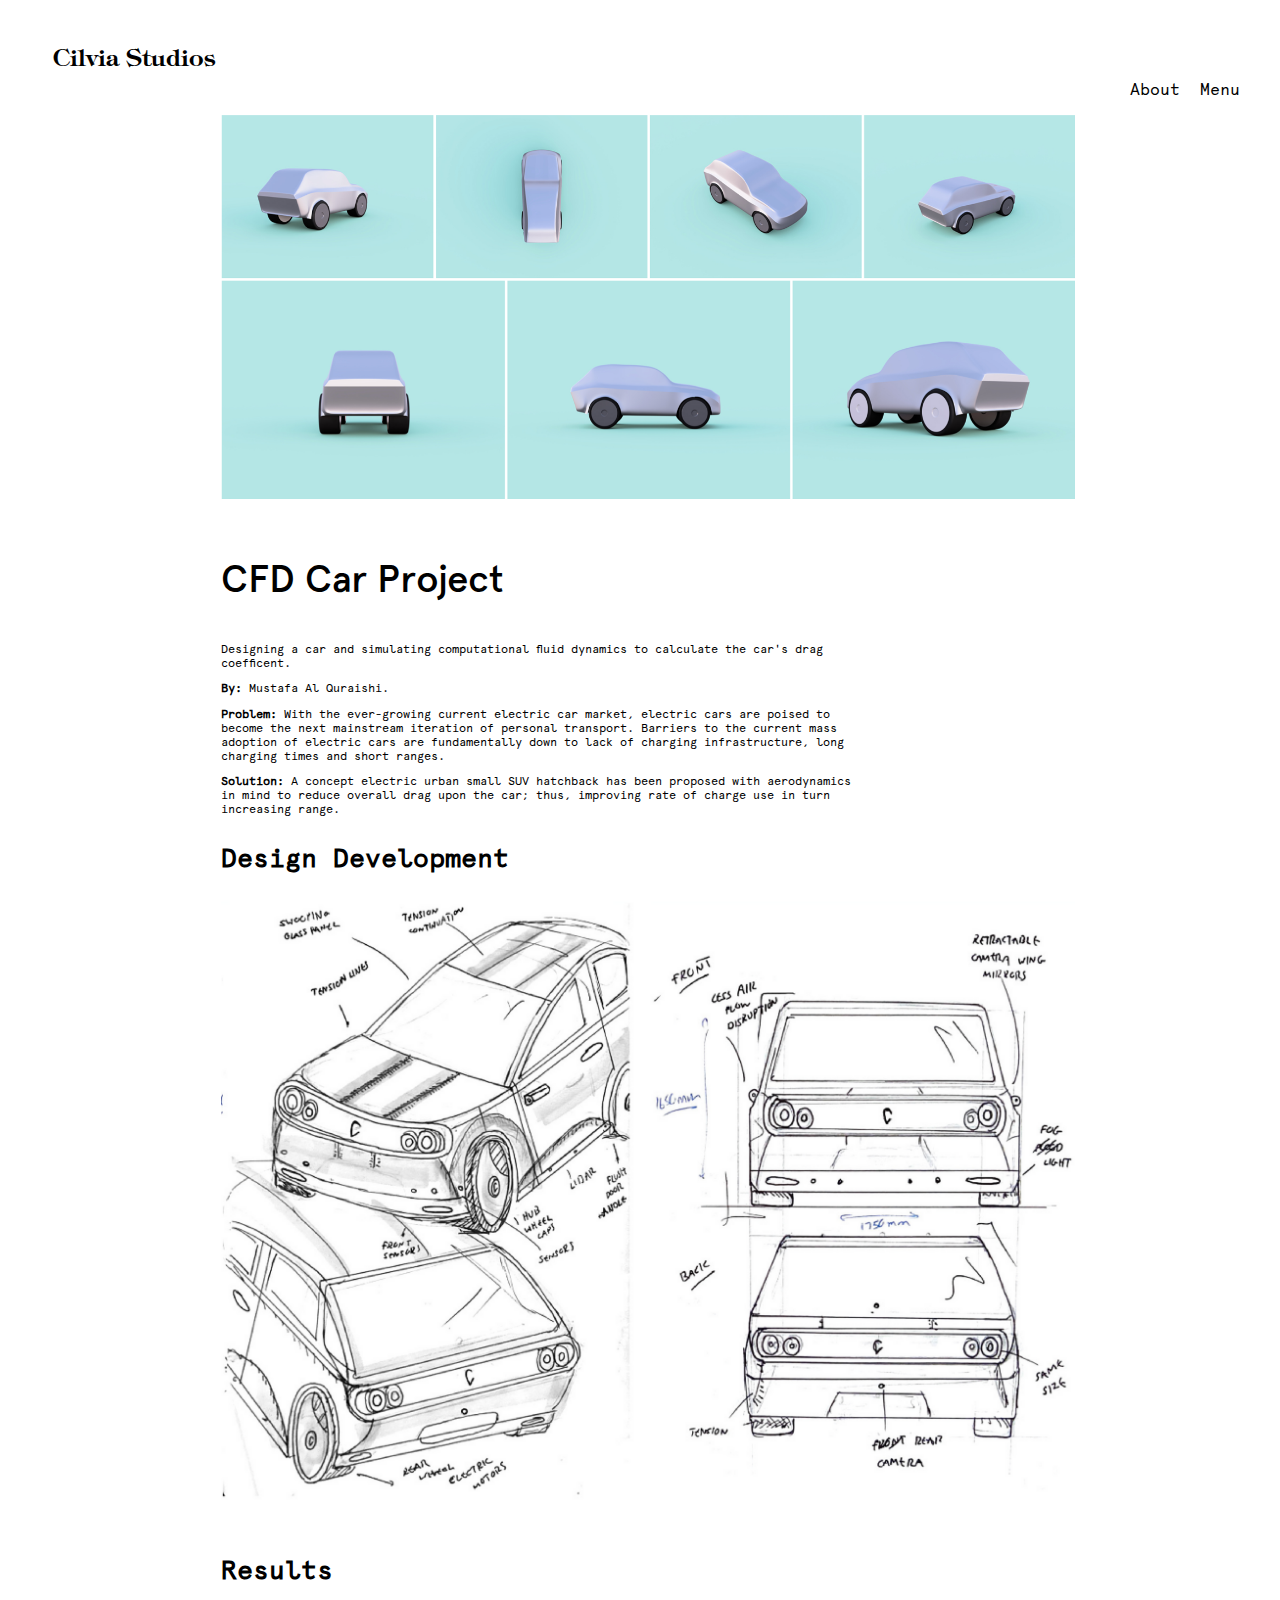
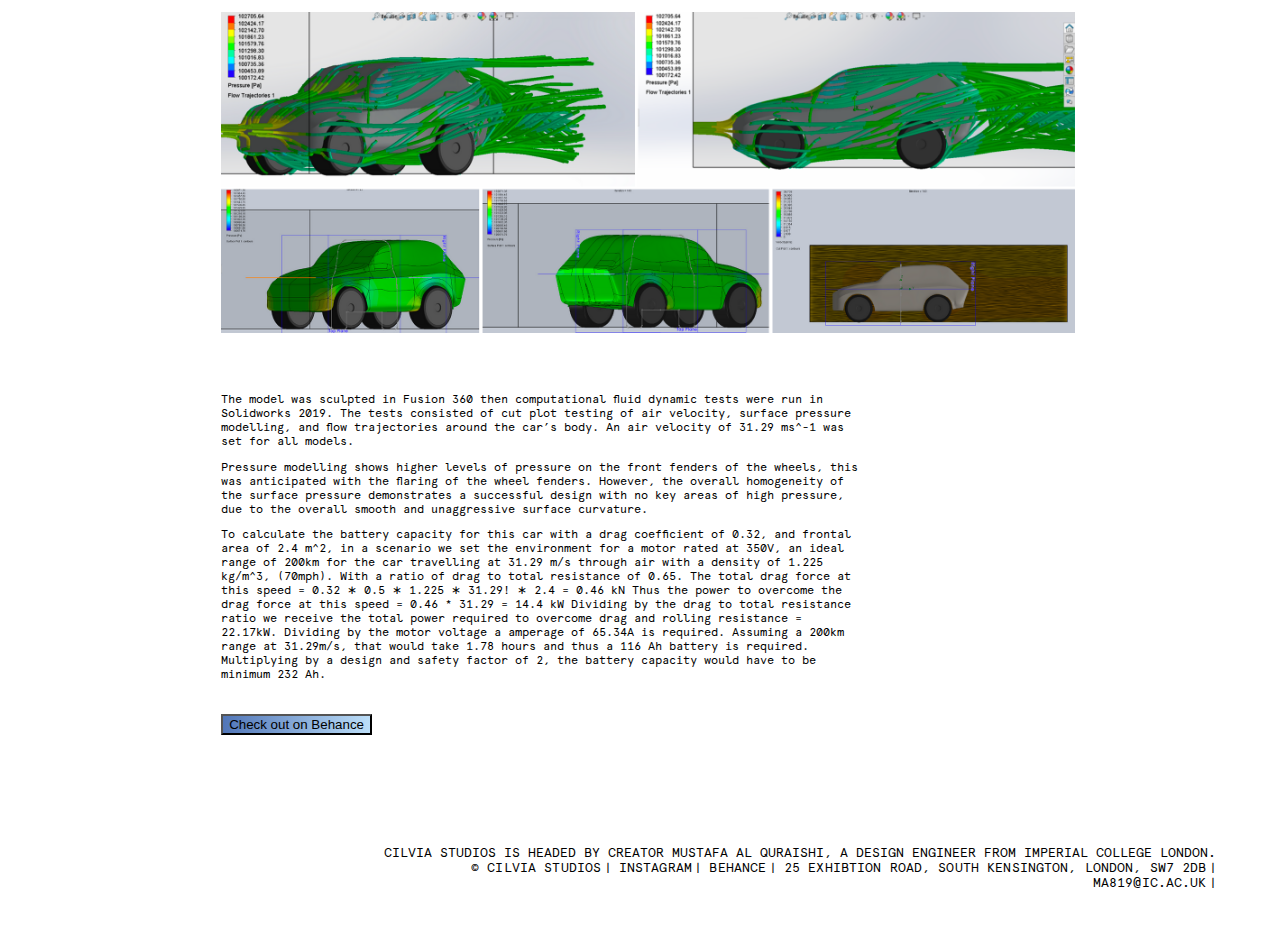
<file: carproject.html>
<!doctype html>
<html lang="en">
  <head>
    <!-- Required meta tags -->
    <meta charset="utf-8">
    <meta name="viewport" content="width=device-width, initial-scale=1">
    <link rel="stylesheet" href="./index.css">
    <link rel="apple-touch-icon" sizes="180x180" href="./favicon_io/apple-touch-icon.png">
    <link rel="icon" type="image/png" sizes="32x32" href="./favicon_io/favicon-32x32.png">
    <link rel="icon" type="image/png" sizes="16x16" href="./favicon_io/favicon-16x16.png">
    <link rel="manifest" href="./favicon_io/site.webmanifest">
    <script type="module" src="./proj.js"></script>
    <!-- Bootstrap CSS -->
    <link href="https://cdn.jsdelivr.net/npm/bootstrap@5.0.0-beta1/dist/css/bootstrap.min.css" rel="stylesheet" integrity="sha384-giJF6kkoqNQ00vy+HMDP7azOuL0xtbfIcaT9wjKHr8RbDVddVHyTfAAsrekwKmP1" crossorigin="anonymous">
    <link rel="stylesheet" href="https://unpkg.com/aos@next/dist/aos.css"/>

    <link href="//vjs.zencdn.net/7.8.2/video-js.min.css" rel="stylesheet">
    <script src="//vjs.zencdn.net/7.8.2/video.min.js"></script>
   
    <title>CILVIA STUDIOS</title>
  </head>
  <header>
        <div class="row g-0" id="myHeader">
            <div class="col-10">
                <a id="title" href="./index.html">Cilvia Studios</a>
            </div>
            <div class="col-2">
                <button id="nav2"><a href="./about.html">About</a></button>
                <button src ="" id="nav">Menu</button>
            </div>   
        </div>
  </header>
 
  <body>
    <nav id="thenav">
        <div id="content">
        
            <ul>
                <li><a href="./index.html">Home</a><li>
                <li><a href="./about.html">About</a></li>
            </ul>
            <ul>
                <li><a href="./index.html#theProjects">Projects</a></li>
                <li><a href="./index.html#ProSer">Products & Services</a></li>
                <li><a href="./index.html#TechImp">Technological Implementation</a></li>
                <li><a href="./index.html#EngAna">Engineering Analysis</a></li>
                <li><a href="./index.html#DesInno">Brand Development</a></li>
            </ul>
            <ul>
                <li><a href="./airbnb.html">Airbnb Machine Learning</a></li>
                <li><a href="./aygo.html">Aygo Baby Buggy</a></li>
                <li><a href="./afc.html">A Furniture Collection</a></li>
                <li><a href="./carproject.html">Car Project</a></li>
                <li><a href="./soapbros.html">Soap Bros</a></li>
    
            </ul>
            <ul>
                <li><a id="anywhere">CLICK ANYWEHRE TO THE LEFT TO CLOSE</a></li>
            </ul>
        </div>
    </nav>
    <nav id="thephonenav">
        <div id="phonecontent">
            <ul>
                <li><a href="./index.html" id="phoneTitle">CILVIA STUDIOS</a><li>
            </ul>
            <ul>
                <li><a href="./index.html">Home</a><li>
                <li><a href="./about.html">About</a></li>
            </ul>
            <ul>
                <li><a href="./index.html#theProjects">Projects</a></li>
                <li><a href="./index.html#ProSer">Products & Services</a></li>
                <li><a href="./index.html#TechImp">Technological Implementation</a></li>
                <li><a href="./index.html#EngAna">Engineering Analysis</a></li>
                <li><a href="./index.html#DesInno">Brand Development</a></li>
            </ul>
            <ul>
                <li><a href="./airbnb.html">Airbnb Machine Learning</a></li>
                <li><a href="./aygo.html">Aygo Baby Buggy</a></li>
                <li><a href="./afc.html">A Furniture Collection</a></li>
                <li><a href="./carproject.html">Car Project</a></li>
                <li><a href="./soapbros.html">Soap Bros</a></li>
    
            </ul>
            <ul>
                <li><a id="anywherePhone">CLICK ANYWEHRE BELOW TO CLOSE</a></li>
            </ul>
        </div>
    </nav>
    <div id="main">
        <!-- <div id="circle"></div> -->
        <div id="overlay"></div>
        <div class="row">
            <div class="col-12">
                <div class="mainShow">
                    <!-- <div class="projVideo">
                       <video controls>
                           <source src="./Media/IMG_3970.MOV.mp4" type="video/mp4">
                       </video>
                    </div> -->
                    <div class="projPhoto">
                        <img src="./Images/project-tile/cilviawhip.png">
                    </div>
                    
                </div>
            </div>
        </div>
        <div class="row g-0"id="desc">
            <div class="col-12" id="descInner">
                <div>
                    <p class="projectTitle">CFD Car Project</p>
                </div>
                <div>
                    <p class="projDes">Designing a car and simulating computational fluid dynamics to calculate the car's drag coefficent.</p>
                </div>
                <div>
                    <p><span id="bold">By:</span> Mustafa Al Quraishi.</p>
                    <p><span id="bold">Problem:</span> With the ever-growing current electric car market, electric cars are poised to become the next mainstream iteration of personal transport. Barriers to the current mass adoption of electric cars are fundamentally down to lack of charging infrastructure, long charging times and short ranges. </p>
                    <p><span id="bold">Solution:</span> A concept electric urban small SUV hatchback has been proposed with aerodynamics in mind to reduce overall drag upon the car; thus, improving rate of charge use in turn increasing range.

                    </p>
                </div>
                
                <div class="desDev">
                    <h2>Design Development</h2>
                </div>
                <div class="row" id="desDevCon">
                    
                        <div class="col-sm-12">
                            <img src="./Images/project-tile/whipsketches.png">
                        </div>
                    
                
                </div>
                <div class="row" id="desDevCon">
 
    
                    <div class="desDev">
                        <h2>Results</h2>
                    </div>
                    <div class="row" id="desDevCon">
                        
                            <div class="col-sm-12">
                                <img src="./Images/project-tile/whipdynamics.png">
                            </div>
                            
                    
                    </div>
                    <div class="row" id="desDevCon">
                        
                    
                        <div class="col-sm-12">
                            <p>The model was sculpted in Fusion 360 then computational fluid dynamic tests were run in Solidworks 2019. The tests consisted of cut plot testing of air velocity, surface pressure modelling, and flow trajectories around the car’s body. An air velocity of 31.29 ms^-1 was set for all models.


                            </p>
                            <p> Pressure modelling shows higher levels of pressure on the front fenders of the wheels, this was anticipated with the flaring of the wheel fenders. However, the overall homogeneity of the surface pressure demonstrates a successful design with no key areas of high pressure, due to the overall smooth and unaggressive surface curvature. </p>
                            <p>To calculate the battery capacity for this car with a drag coefficient of 0.32, and frontal area of 2.4 m^2, in a scenario we set the environment for a motor rated at 350V, an ideal range of 200km for the car travelling at 31.29 m/s through air with a density of 1.225 kg/m^3, (70mph). With a ratio of drag to total resistance of 0.65.
                                The total drag force at this speed = 0.32 ∗ 0.5 ∗ 1.225 ∗ 31.29! ∗ 2.4 = 0.46 kN
                                Thus the power to overcome the drag force at this speed = 0.46 * 31.29 = 14.4 kW Dividing by the drag to total resistance ratio we receive the total power required to overcome drag and rolling resistance = 22.17kW.
                                Dividing by the motor voltage a amperage of 65.34A is required. Assuming a 200km range at 31.29m/s, that would take 1.78 hours and thus a 116 Ah battery is required. Multiplying by a design and safety factor of 2, the battery capacity would have to be minimum 232 Ah.</p>
                        </div>
                
                </div>
                   
               
                    <button id="Behance"><a href="https://www.behance.net/gallery/107995375/Computational-Fluid-Analysis">Check out on Behance</a></button>
            </div>
               
                
            </div>

        </div>
        

    </div>


    
    <footer>
        <div id="cvmus">
            <p>CILVIA STUDIOS IS HEADED BY CREATOR MUSTAFA AL QURAISHI, A DESIGN ENGINEER FROM IMPERIAL COLLEGE LONDON.</p>
        </div>
        <div class="footerlist">
            <ul class="contacts">
                <li><a title="footer-cilviastudios" href="index.html">&copy; CILVIA STUDIOS</a></li>
                <li><a title="footer-cilviastudios" href="https://www.instagram.com/cilviastudios/">INSTAGRAM</a></li>
                <li><a title="footer-cilviastudios" href="https://www.behance.net/cilviastudios">BEHANCE</a></li>
                <li tabindex="0"><a href="https://www.google.co.uk/maps/place/Dyson+School+of+Design+Engineering,
                    +Imperial+College+London/@51.4979899,-0.1767011,17z/data=!3m1!4b1!4m5!3m4!1s0x48760
                    5436a532dc5:0x350eb7ddd52ecb04!8m2!3d51.4979899!4d-0.1745124">
                    25 EXHIBTION ROAD, SOUTH KENSINGTON, LONDON, SW7 2DB</a></li>
                <li tabindex="0"><a href="mailto:ma819@ic.ac.uk" tabindex="0">MA819@IC.AC.UK</a></li>
            </ul>
        </div>
    </footer>
  

    <!-- Optional JavaScript; choose one of the two! -->

    <!-- Option 1: Bootstrap Bundle with Popper -->

    <script src="https://cdn.jsdelivr.net/npm/bootstrap@5.0.0-beta1/dist/js/bootstrap.bundle.min.js" integrity="sha384-ygbV9kiqUc6oa4msXn9868pTtWMgiQaeYH7/t7LECLbyPA2x65Kgf80OJFdroafW" crossorigin="anonymous"></script>

    <!-- Option 2: Separate Popper and Bootstrap JS -->
    <!--
    <script src="https://cdn.jsdelivr.net/npm/@popperjs/core@2.5.4/dist/umd/popper.min.js" integrity="sha384-q2kxQ16AaE6UbzuKqyBE9/u/KzioAlnx2maXQHiDX9d4/zp8Ok3f+M7DPm+Ib6IU" crossorigin="anonymous"></script>
    <script src="https://cdn.jsdelivr.net/npm/bootstrap@5.0.0-beta1/dist/js/bootstrap.min.js" integrity="sha384-pQQkAEnwaBkjpqZ8RU1fF1AKtTcHJwFl3pblpTlHXybJjHpMYo79HY3hIi4NKxyj" crossorigin="anonymous"></script>
    -->
    </body>

    <script src="https://unpkg.com/aos@next/dist/aos.js"></script>
    <script>
        AOS.init();
    </script>
</html>
</file>
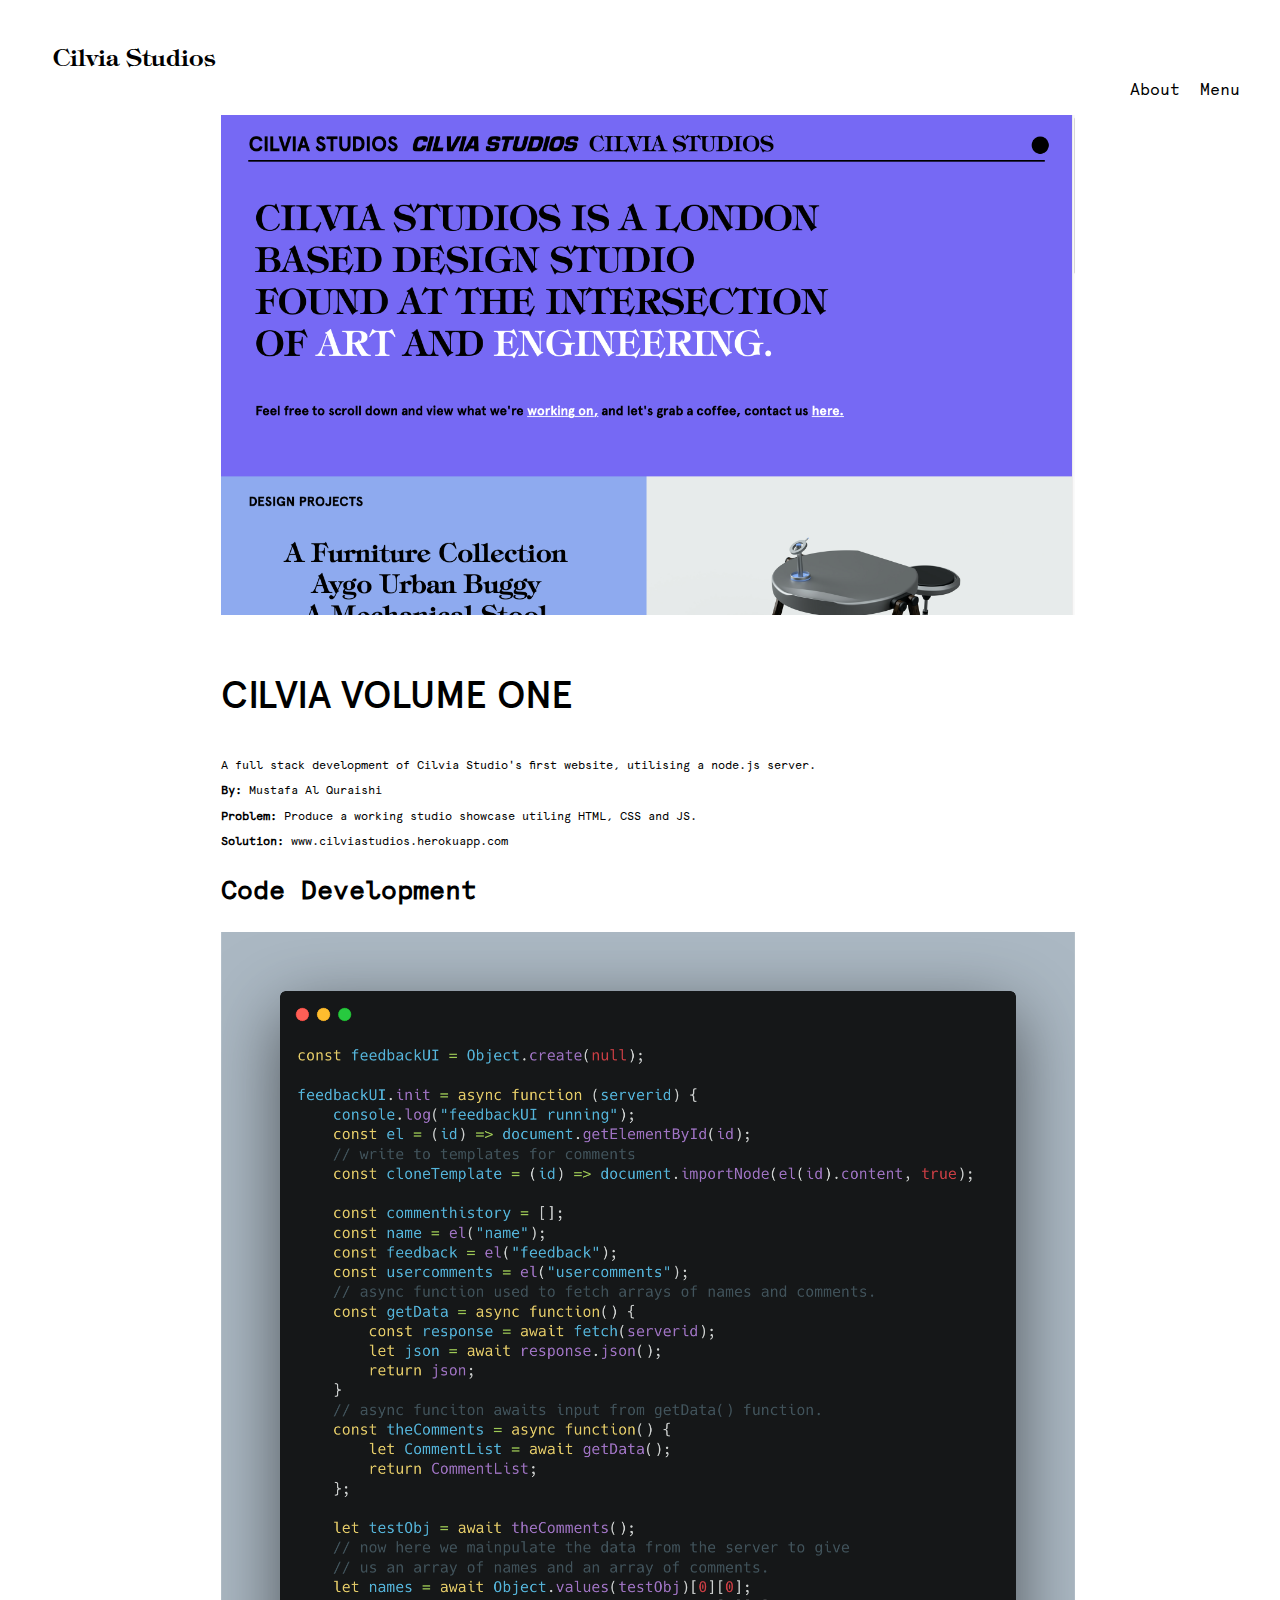
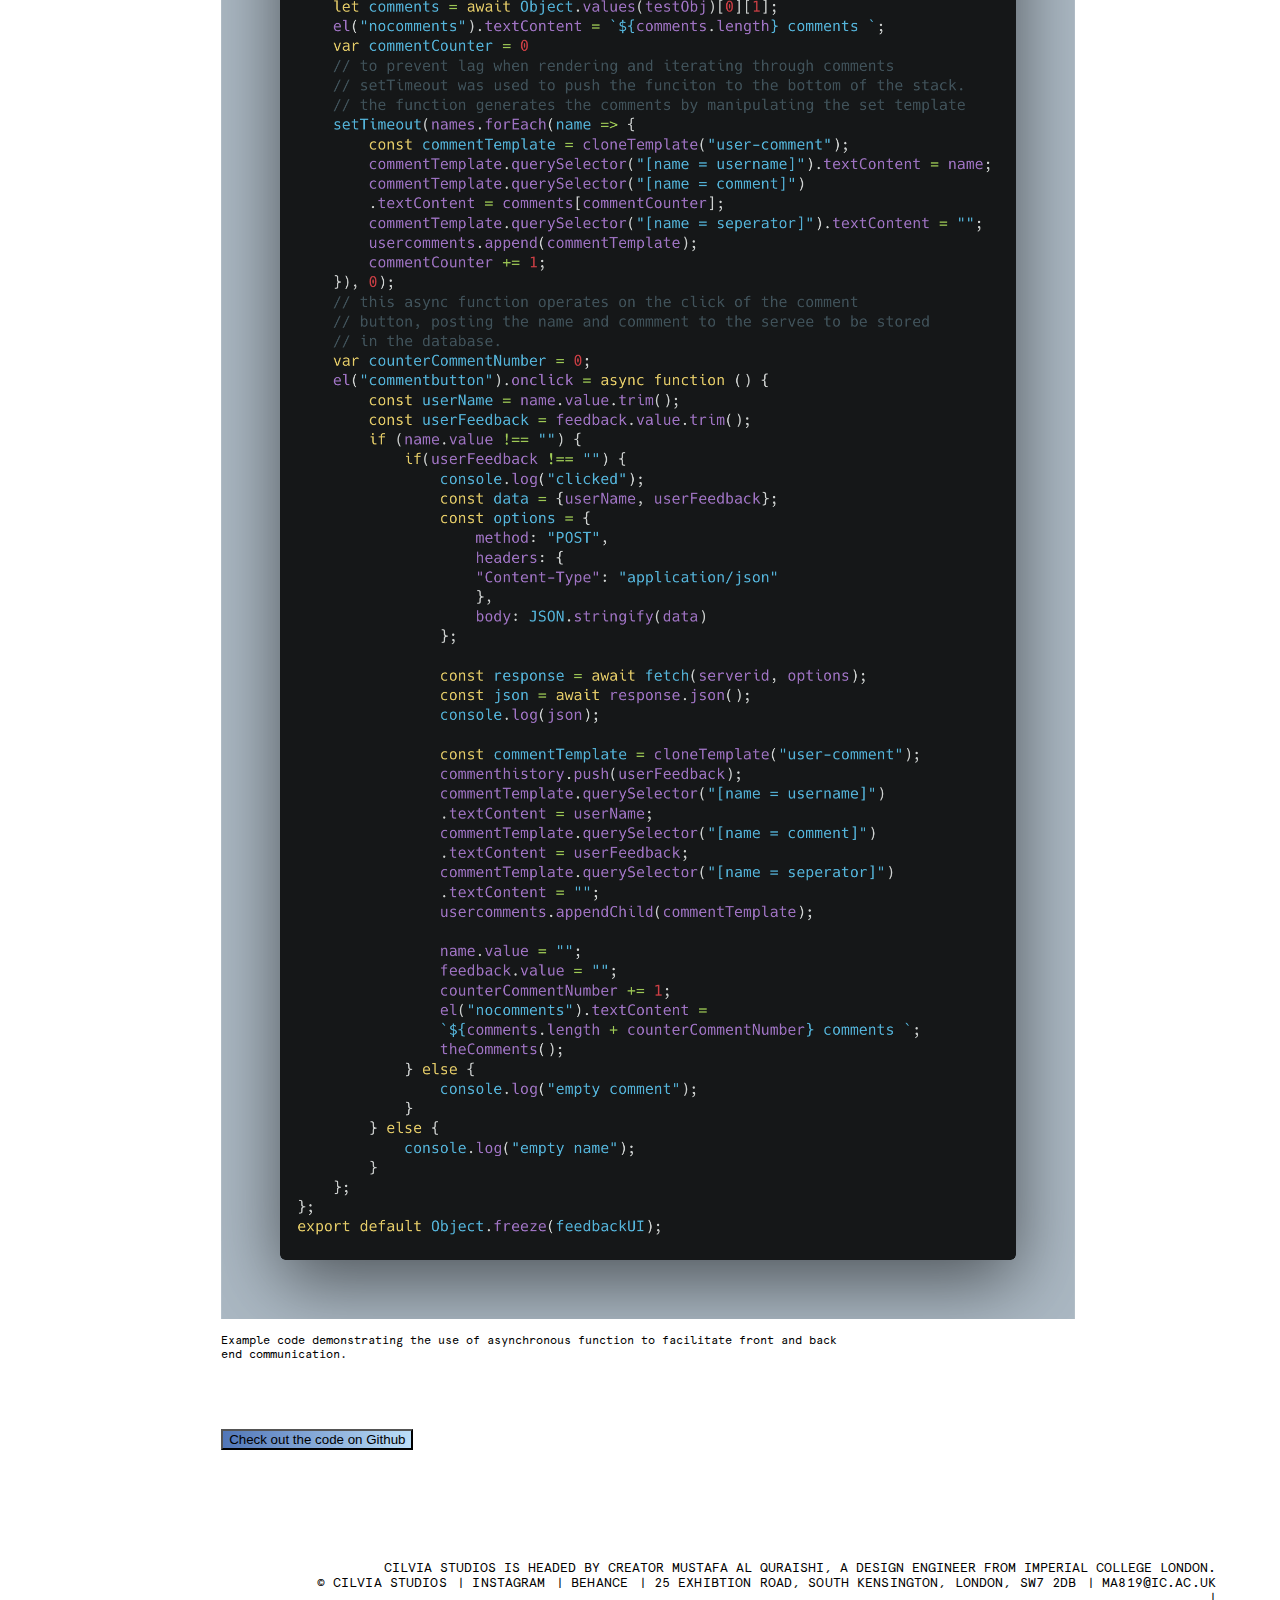
<file: cilviaone.html>
<!DOCTYPE html>
<html lang="en">
  <head>
    <!-- Required meta tags -->
    <meta charset="utf-8" />
    <meta name="viewport" content="width=device-width, initial-scale=1" />
    <link rel="stylesheet" href="./index.css" />
    <link
      rel="apple-touch-icon"
      sizes="180x180"
      href="./favicon_io/apple-touch-icon.png"
    />
    <link
      rel="icon"
      type="image/png"
      sizes="32x32"
      href="./favicon_io/favicon-32x32.png"
    />
    <link
      rel="icon"
      type="image/png"
      sizes="16x16"
      href="./favicon_io/favicon-16x16.png"
    />
    <link rel="manifest" href="./favicon_io/site.webmanifest" />
    <script type="module" src="./proj.js"></script>
    <!-- Bootstrap CSS -->
    <link
      href="https://cdn.jsdelivr.net/npm/bootstrap@5.0.0-beta1/dist/css/bootstrap.min.css"
      rel="stylesheet"
      integrity="sha384-giJF6kkoqNQ00vy+HMDP7azOuL0xtbfIcaT9wjKHr8RbDVddVHyTfAAsrekwKmP1"
      crossorigin="anonymous"
    />
    <link rel="stylesheet" href="https://unpkg.com/aos@next/dist/aos.css" />

    <link href="//vjs.zencdn.net/7.8.2/video-js.min.css" rel="stylesheet" />
    <script src="//vjs.zencdn.net/7.8.2/video.min.js"></script>

    <title>CILVIA STUDIOS</title>
  </head>
  <header>
    <div class="row g-0" id="myHeader">
      <div class="col-10">
        <a id="title" href="./index.html">Cilvia Studios</a>
      </div>
      <div class="col-2">
        <button id="nav2"><a href="./about.html">About</a></button>
        <button src="" id="nav">Menu</button>
      </div>
    </div>
  </header>

  <body>
    <nav id="thenav">
      <div id="content">
        <ul>
          <li><a href="./index.html">Home</a></li>
          <li></li>
          <li><a href="./about.html">About</a></li>
        </ul>
        <ul>
          <li><a href="./index.html#theProjects">Projects</a></li>
          <li><a href="./index.html#ProSer">Products & Services</a></li>
          <li>
            <a href="./index.html#TechImp">Technological Implementation</a>
          </li>
          <li><a href="./index.html#EngAna">Engineering Analysis</a></li>
          <li><a href="./index.html#DesInno">Brand Development</a></li>
        </ul>
        <ul>
          <li><a href="./airbnb.html">Airbnb Machine Learning</a></li>
          <li><a href="./aygo.html">Aygo Baby Buggy</a></li>
          <li><a href="./afc.html">A Furniture Collection</a></li>
          <li><a href="./carproject.html">Car Project</a></li>
          <li><a href="./soapbros.html">Soap Bros</a></li>
        </ul>
        <ul>
          <li><a id="anywhere">CLICK ANYWHERE TO THE LEFT TO CLOSE</a></li>
        </ul>
      </div>
    </nav>
    <nav id="thephonenav">
      <div id="phonecontent">
        <ul>
          <li><a href="./index.html" id="phoneTitle">CILVIA STUDIOS</a></li>
          <li></li>
        </ul>

        <ul>
          <li><a href="./index.html">Home</a></li>
          <li></li>
          <li><a href="./about.html">About</a></li>
        </ul>
        <ul>
          <li><a href="./index.html#theProjects">Projects</a></li>
          <li><a href="./index.html#ProSer">Products & Services</a></li>
          <li>
            <a href="./index.html#TechImp">Technological Implementation</a>
          </li>
          <li><a href="./index.html#EngAna">Engineering Analysis</a></li>
          <li><a href="./index.html#DesInno">Brand Development</a></li>
        </ul>
        <ul>
          <li><a href="./airbnb.html">Airbnb Machine Learning</a></li>
          <li><a href="./aygo.html">Aygo Baby Buggy</a></li>
          <li><a href="./afc.html">A Furniture Collection</a></li>
          <li><a href="./carproject.html">Car Project</a></li>
          <li><a href="./soapbros.html">Soap Bros</a></li>
        </ul>
        <ul>
          <li><a id="anywherePhone">CLICK ANYWHERE BELOW TO CLOSE</a></li>
        </ul>
      </div>
    </nav>
    <div id="main">
      <!-- <div id="circle"></div> -->
      <div id="overlay"></div>
      <div class="row">
        <div class="col-12">
          <div class="mainShow">
            <!-- <div class="projVideo">
                       <video controls>
                           <source src="./Media/IMG_3970.MOV.mp4" type="video/mp4">
                       </video>
                    </div> -->
            <div class="projPhoto">
              <img src="Images/project-tile/vol1.1.png" />
            </div>
          </div>
        </div>
      </div>
      <div class="row g-0" id="desc">
        <div class="col-12" id="descInner">
          <div>
            <p class="projectTitle">CILVIA VOLUME ONE</p>
          </div>
          <div>
            <p class="projDes">
              A full stack development of Cilvia Studio's first website,
              utilising a node.js server.
            </p>
          </div>
          <div>
            <p><span id="bold">By:</span> Mustafa Al Quraishi</p>
            <p>
              <span id="bold">Problem:</span> Produce a working studio showcase
              utiling HTML, CSS and JS.
            </p>
            <p>
              <span id="bold">Solution:</span
              ><a href="https://cilviastudios.herokuapp.com/">
                www.cilviastudios.herokuapp.com</a
              >
            </p>
          </div>

          <div class="desDev">
            <h2>Code Development</h2>
          </div>
          <div class="row" id="desDevCon">
            <div class="col-sm-8">
              <img src="./Images/cilviaonecarbon.png" />
            </div>
            <div class="col-sm-4">
              <p>
                Example code demonstrating the use of asynchronous function to
                facilitate front and back end communication.
              </p>
            </div>
          </div>
          <div class="row" id="desDevCon">
            <button id="Behance">
              <a href="https://github.com/mus2711/CilviaStudiosServer"
                >Check out the code on Github</a
              >
            </button>
          </div>
        </div>
      </div>
    </div>

    <footer>
      <div id="cvmus">
        <p>
          CILVIA STUDIOS IS HEADED BY CREATOR MUSTAFA AL QURAISHI, A DESIGN
          ENGINEER FROM IMPERIAL COLLEGE LONDON.
        </p>
      </div>
      <div class="footerlist">
        <ul class="contacts">
          <li>
            <a title="footer-cilviastudios" href="index.html"
              >&copy; CILVIA STUDIOS</a
            >
          </li>
          <li>
            <a
              title="footer-cilviastudios"
              href="https://www.instagram.com/cilviastudios/"
              >INSTAGRAM</a
            >
          </li>
          <li>
            <a
              title="footer-cilviastudios"
              href="https://www.behance.net/cilviastudios"
              >BEHANCE</a
            >
          </li>
          <li tabindex="0">
            <a
              href="https://www.google.co.uk/maps/place/Dyson+School+of+Design+Engineering,
                    +Imperial+College+London/@51.4979899,-0.1767011,17z/data=!3m1!4b1!4m5!3m4!1s0x48760
                    5436a532dc5:0x350eb7ddd52ecb04!8m2!3d51.4979899!4d-0.1745124"
            >
              25 EXHIBTION ROAD, SOUTH KENSINGTON, LONDON, SW7 2DB</a
            >
          </li>
          <li tabindex="0">
            <a href="mailto:ma819@ic.ac.uk" tabindex="0">MA819@IC.AC.UK</a>
          </li>
        </ul>
      </div>
    </footer>

    <!-- Optional JavaScript; choose one of the two! -->

    <!-- Option 1: Bootstrap Bundle with Popper -->

    <script
      src="https://cdn.jsdelivr.net/npm/bootstrap@5.0.0-beta1/dist/js/bootstrap.bundle.min.js"
      integrity="sha384-ygbV9kiqUc6oa4msXn9868pTtWMgiQaeYH7/t7LECLbyPA2x65Kgf80OJFdroafW"
      crossorigin="anonymous"
    ></script>

    <!-- Option 2: Separate Popper and Bootstrap JS -->
    <!--
    <script src="https://cdn.jsdelivr.net/npm/@popperjs/core@2.5.4/dist/umd/popper.min.js" integrity="sha384-q2kxQ16AaE6UbzuKqyBE9/u/KzioAlnx2maXQHiDX9d4/zp8Ok3f+M7DPm+Ib6IU" crossorigin="anonymous"></script>
    <script src="https://cdn.jsdelivr.net/npm/bootstrap@5.0.0-beta1/dist/js/bootstrap.min.js" integrity="sha384-pQQkAEnwaBkjpqZ8RU1fF1AKtTcHJwFl3pblpTlHXybJjHpMYo79HY3hIi4NKxyj" crossorigin="anonymous"></script>
    -->
  </body>

  <script src="https://unpkg.com/aos@next/dist/aos.js"></script>
  <script>
    AOS.init();
  </script>
</html>
</file>
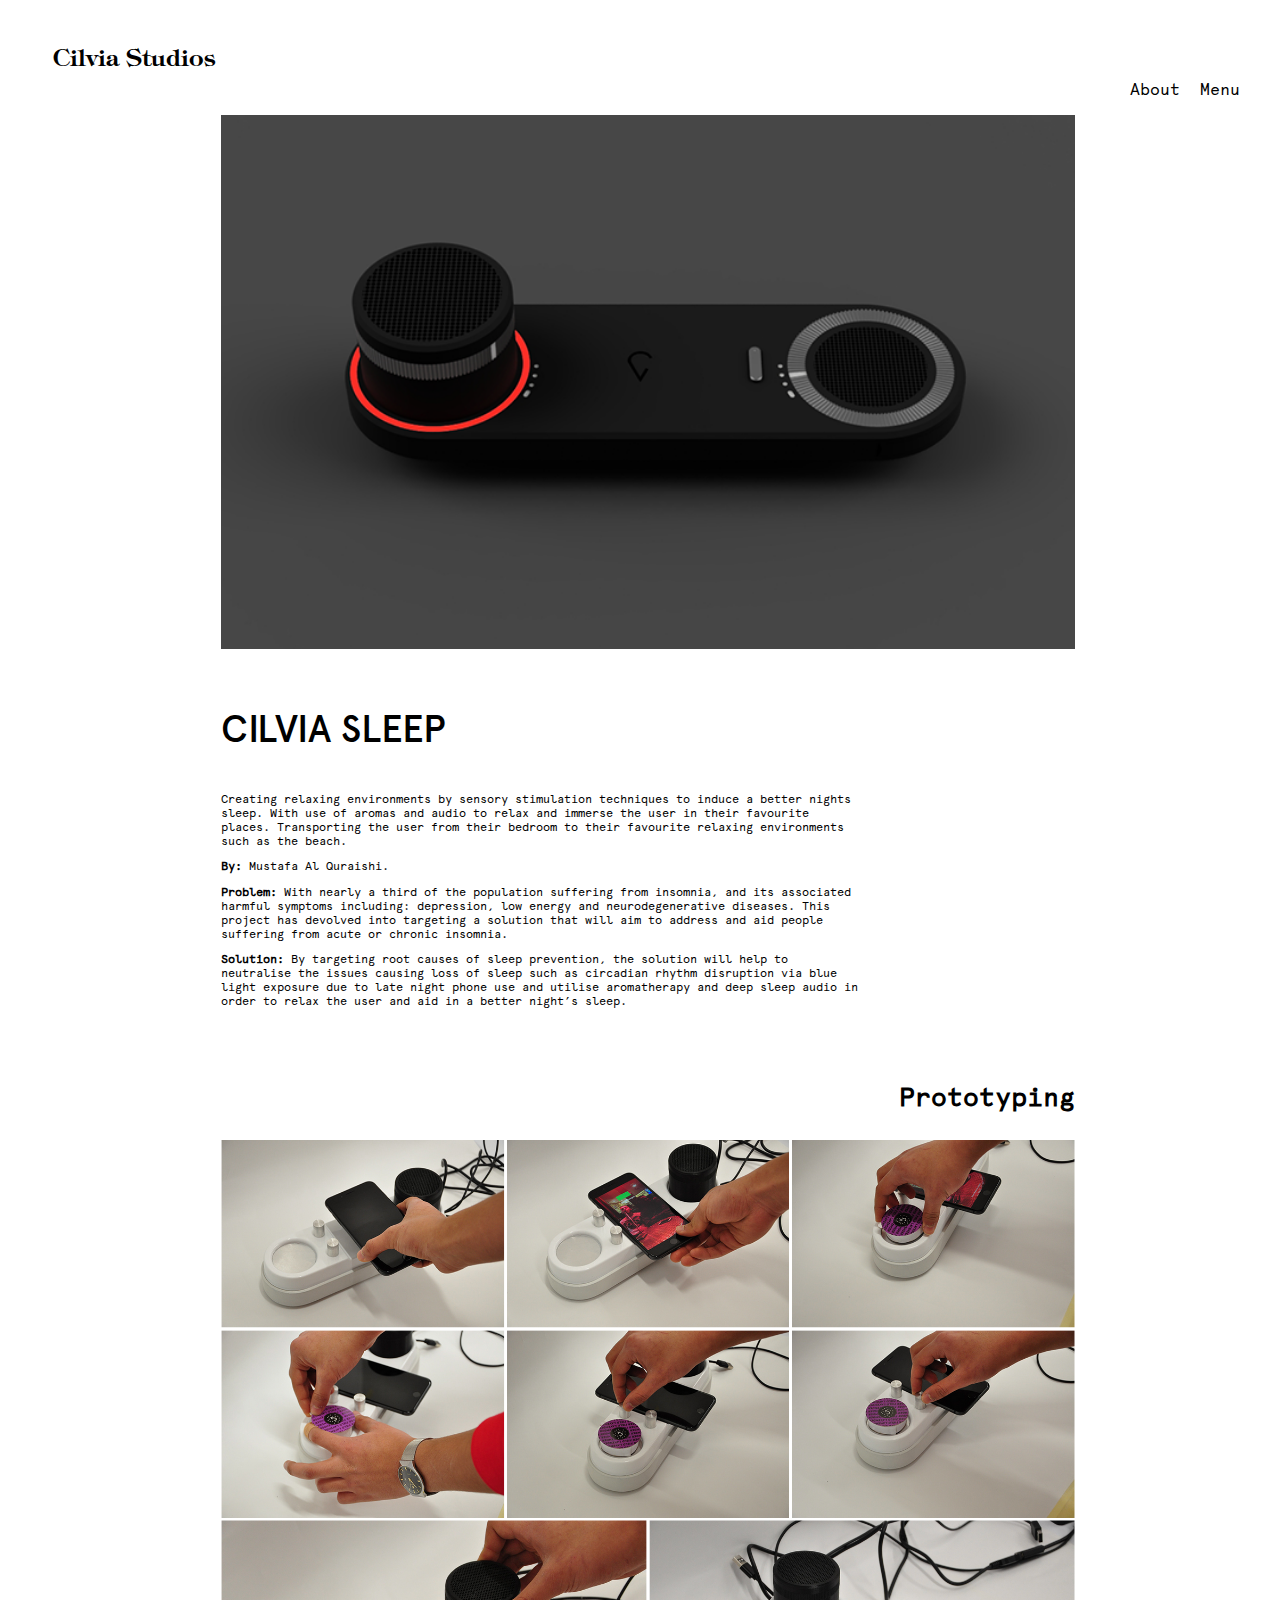
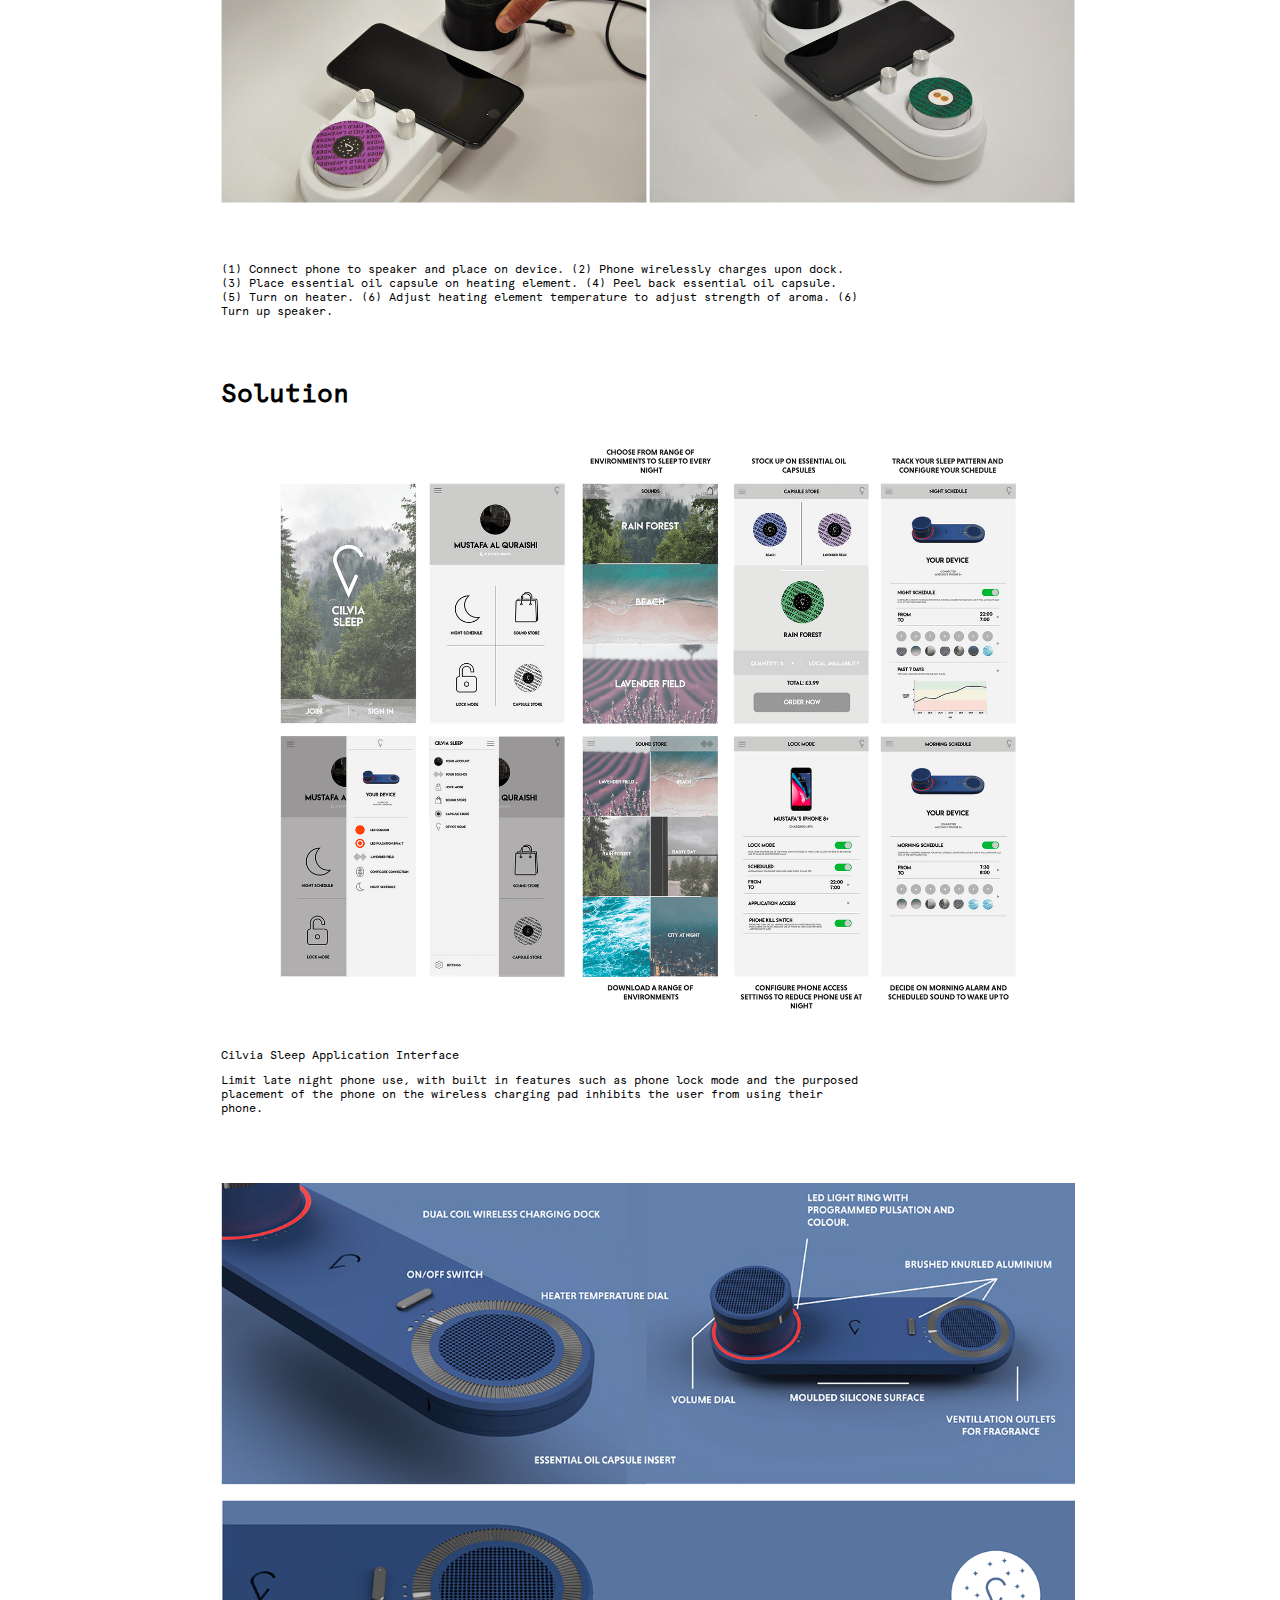
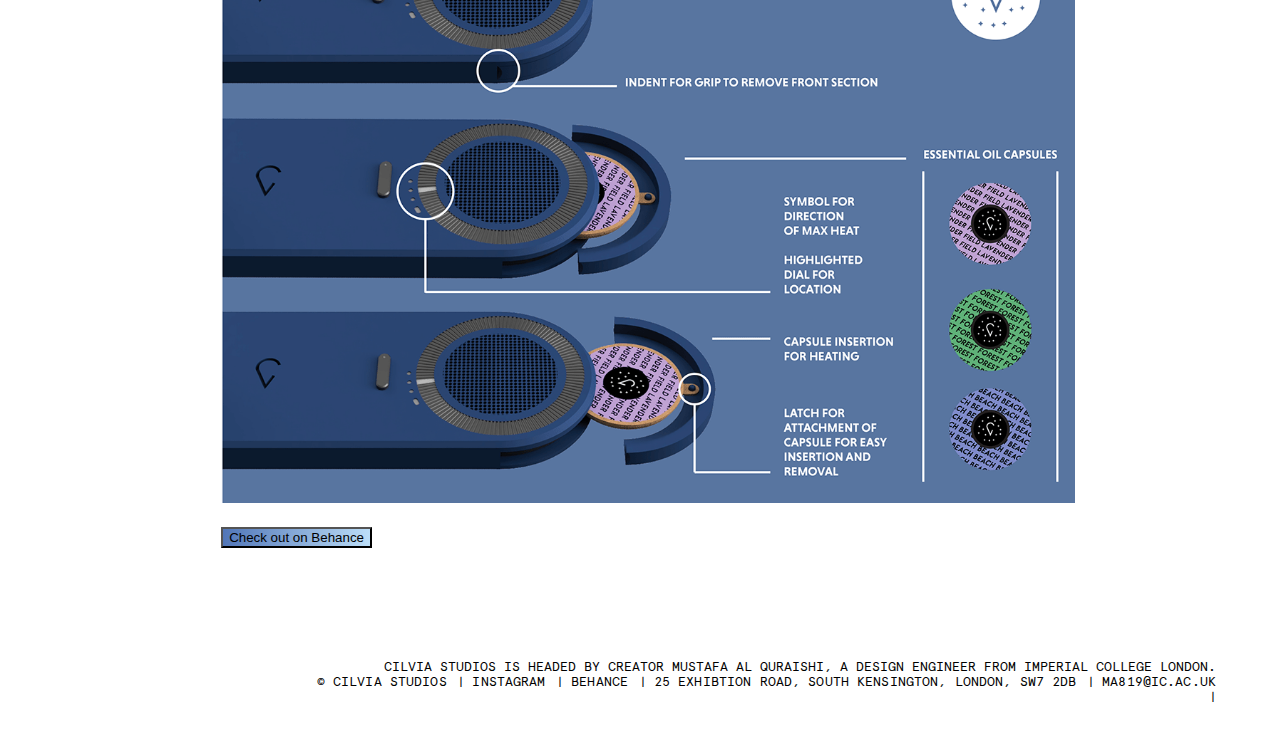
<file: cilviasleep.html>
<!DOCTYPE html>
<html lang="en">
  <head>
    <!-- Required meta tags -->
    <meta charset="utf-8" />
    <meta name="viewport" content="width=device-width, initial-scale=1" />
    <link rel="stylesheet" href="./index.css" />
    <link
      rel="apple-touch-icon"
      sizes="180x180"
      href="./favicon_io/apple-touch-icon.png"
    />
    <link
      rel="icon"
      type="image/png"
      sizes="32x32"
      href="./favicon_io/favicon-32x32.png"
    />
    <link
      rel="icon"
      type="image/png"
      sizes="16x16"
      href="./favicon_io/favicon-16x16.png"
    />
    <link rel="manifest" href="./favicon_io/site.webmanifest" />
    <script type="module" src="./proj.js"></script>
    <!-- Bootstrap CSS -->
    <link
      href="https://cdn.jsdelivr.net/npm/bootstrap@5.0.0-beta1/dist/css/bootstrap.min.css"
      rel="stylesheet"
      integrity="sha384-giJF6kkoqNQ00vy+HMDP7azOuL0xtbfIcaT9wjKHr8RbDVddVHyTfAAsrekwKmP1"
      crossorigin="anonymous"
    />
    <link rel="stylesheet" href="https://unpkg.com/aos@next/dist/aos.css" />

    <link href="//vjs.zencdn.net/7.8.2/video-js.min.css" rel="stylesheet" />
    <script src="//vjs.zencdn.net/7.8.2/video.min.js"></script>

    <title>CILVIA STUDIOS</title>
  </head>
  <header>
    <div class="row g-0" id="myHeader">
      <div class="col-10">
        <a id="title" href="./index.html">Cilvia Studios</a>
      </div>
      <div class="col-2">
        <button id="nav2"><a href="./about.html">About</a></button>
        <button src="" id="nav">Menu</button>
      </div>
    </div>
  </header>

  <body>
    <nav id="thenav">
      <div id="content">
        <ul>
          <li><a href="./index.html">Home</a></li>
          <li></li>
          <li><a href="./about.html">About</a></li>
        </ul>
        <ul>
          <li><a href="./index.html#theProjects">Projects</a></li>
          <li><a href="./index.html#ProSer">Products & Services</a></li>
          <li>
            <a href="./index.html#TechImp">Technological Implementation</a>
          </li>
          <li><a href="./index.html#EngAna">Engineering Analysis</a></li>
          <li><a href="./index.html#DesInno">Brand Development</a></li>
        </ul>
        <ul>
          <li><a href="./airbnb.html">Airbnb Machine Learning</a></li>
          <li><a href="./aygo.html">Aygo Baby Buggy</a></li>
          <li><a href="./afc.html">A Furniture Collection</a></li>
          <li><a href="./carproject.html">Car Project</a></li>
          <li><a href="./soapbros.html">Soap Bros</a></li>
        </ul>
        <ul>
          <li><a id="anywhere">CLICK ANYWHERE TO THE LEFT TO CLOSE</a></li>
        </ul>
      </div>
    </nav>
    <nav id="thephonenav">
      <div id="phonecontent">
        <ul>
          <li><a href="./index.html" id="phoneTitle">CILVIA STUDIOS</a></li>
          <li></li>
        </ul>

        <ul>
          <li><a href="./index.html">Home</a></li>
          <li></li>
          <li><a href="./about.html">About</a></li>
        </ul>
        <ul>
          <li><a href="./index.html#theProjects">Projects</a></li>
          <li><a href="./index.html#ProSer">Products & Services</a></li>
          <li>
            <a href="./index.html#TechImp">Technological Implementation</a>
          </li>
          <li><a href="./index.html#EngAna">Engineering Analysis</a></li>
          <li><a href="./index.html#DesInno">Brand Development</a></li>
        </ul>
        <ul>
          <li><a href="./airbnb.html">Airbnb Machine Learning</a></li>
          <li><a href="./aygo.html">Aygo Baby Buggy</a></li>
          <li><a href="./afc.html">A Furniture Collection</a></li>
          <li><a href="./carproject.html">Car Project</a></li>
          <li><a href="./soapbros.html">Soap Bros</a></li>
        </ul>
        <ul>
          <li><a id="anywherePhone">CLICK ANYWHERE BELOW TO CLOSE</a></li>
        </ul>
      </div>
    </nav>
    <div id="main">
      <!-- <div id="circle"></div> -->
      <div id="overlay"></div>
      <div class="row">
        <div class="col-12">
          <div class="mainShow">
            <!-- <div class="projVideo">
                       <video controls>
                           <source src="./Media/IMG_3970.MOV.mp4" type="video/mp4">
                       </video>
                    </div> -->
            <div class="projPhoto">
              <img src="./Images/project-tile/cs.png"">
            </div>
          </div>
        </div>
      </div>
      <div class="row g-0" id="desc">
        <div class="col-12" id="descInner">
          <div>
            <p class="projectTitle">CILVIA SLEEP</p>
          </div>
          <div>
            <p class="projDes">
              Creating relaxing environments by sensory stimulation techniques
              to induce a better nights sleep. With use of aromas and audio to
              relax and immerse the user in their favourite places. Transporting
              the user from their bedroom to their favourite relaxing
              environments such as the beach.
            </p>
          </div>
          <div>
            <p><span id="bold">By:</span> Mustafa Al Quraishi.</p>
            <p>
              <span id="bold">Problem:</span> With nearly a third of the
              population suffering from insomnia, and its associated harmful
              symptoms including: depression, low energy and neurodegenerative
              diseases. This project has devolved into targeting a solution that
              will aim to address and aid people suffering from acute or chronic
              insomnia.
            </p>
            <p>
              <span id="bold">Solution:</span> By targeting root causes of sleep
              prevention, the solution will help to neutralise the issues
              causing loss of sleep such as circadian rhythm disruption via blue
              light exposure due to late night phone use and utilise
              aromatherapy and deep sleep audio in order to relax the user and
              aid in a better night’s sleep.
            </p>
          </div>
          <!-- <div>
                    <p><span id="bold">Problem:</span> Soap Bros is a revolutionary way to clean your hands, sustainably.</p>
                </div>
                <div>
                    <p><span id="bold">Solution:</span> Soap Bros is a revolutionary way to clean your hands, sustainably.</p>
                </div> -->
          <!-- <div class="desDev">
                    <h2>Design Development</h2>
                </div>
                <div class="row" id="desDevCon">
                    
                        <div class="col-sm-5">
                            <img src="./Images/project-tile/explotypev2_2020-May-25_02-40-50PM-000_CustomizedView6426156986_jpg.jpg">
                        </div>
                        <div class="col-sm-7">
                            <p>Lorem ipsum dolor sit amet, consectetur adipiscing elit. Aliquam egestas sollicitudin rhoncus. Vivamus magna velit, maximus sed pulvinar venenatis, vestibulum ac enim. Praesent interdum faucibus augue a tincidunt. Vivamus a libero sed sem cursus ornare nec a quam. Nunc pulvinar maximus diam, sit amet dapibus orci pretium at. Aenean id tincidunt mauris. Donec placerat magna a libero fermentum maximus. Duis massa justo, suscipit et commodo ut, condimentum at felis. Aenean in lectus nisi. Praesent ac pulvinar ante. Suspendisse vitae magna in mi ultricies gravida non sed tortor. Duis a sem sit amet risus feugiat consequat at ut risus. In consectetur magna leo, sed efficitur arcu aliquam vehicula. Phasellus elementum arcu eu dui varius congue. Vivamus at ligula iaculis, imperdiet dui a, vulputate odio. </p>
                        </div>
                
                </div> -->
          <div class="row" id="desDevCon">
            <!-- <div class="col-sm-7">
                        <p>Lorem ipsum dolor sit amet, consectetur adipiscing elit. Aliquam egestas sollicitudin rhoncus. Vivamus magna velit, maximus sed pulvinar venenatis, vestibulum ac enim. Praesent interdum faucibus augue a tincidunt. Vivamus a libero sed sem cursus ornare nec a quam. Nunc pulvinar maximus diam, sit amet dapibus orci pretium at. Aenean id tincidunt mauris. Donec placerat magna a libero fermentum maximus. Duis massa justo, suscipit et commodo ut, condimentum at felis. Aenean in lectus nisi. Praesent ac pulvinar ante. Suspendisse vitae magna in mi ultricies gravida non sed tortor. Duis a sem sit amet risus feugiat consequat at ut risus. In consectetur magna leo, sed efficitur arcu aliquam vehicula. Phasellus elementum arcu eu dui varius congue. Vivamus at ligula iaculis, imperdiet dui a, vulputate odio. </p>
                    </div>
                    <div class="col-sm-5">
                        <img src="./Images/project-tile/stepcomp_2020-May-31_07-04-46PM-000_CustomizedView52596300605_jpg.jpg">
                    </div> -->
            <div class="desDevTwo">
              <h2>Prototyping</h2>
            </div>
            <div class="row" id="desDevCon">
              <div class="col-sm-12">
                <img src="./Images/project-tile/csapp.png" />
              </div>
              <!-- <div class="col-sm-7">
                                <p>Lorem ipsum dolor sit amet, consectetur adipiscing elit. Aliquam egestas sollicitudin rhoncus. Vivamus magna velit, maximus sed pulvinar venenatis, vestibulum ac enim. Praesent interdum faucibus augue a tincidunt. Vivamus a libero sed sem cursus ornare nec a quam. Nunc pulvinar maximus diam, sit amet dapibus orci pretium at. Aenean id tincidunt mauris. Donec placerat magna a libero fermentum maximus. Duis massa justo, suscipit et commodo ut, condimentum at felis. Aenean in lectus nisi. Praesent ac pulvinar ante. Suspendisse vitae magna in mi ultricies gravida non sed tortor. Duis a sem sit amet risus feugiat consequat at ut risus. In consectetur magna leo, sed efficitur arcu aliquam vehicula. Phasellus elementum arcu eu dui varius congue. Vivamus at ligula iaculis, imperdiet dui a, vulputate odio. </p>
                            </div> -->
            </div>
            <div class="row" id="desDevCon">
              <div class="col-sm-12">
                <p>
                  (1) Connect phone to speaker and place on device. (2) Phone
                  wirelessly charges upon dock. (3) Place essential oil capsule
                  on heating element. (4) Peel back essential oil capsule. (5)
                  Turn on heater. (6) Adjust heating element temperature to
                  adjust strength of aroma. (6) Turn up speaker.​​​​​​​
                </p>
              </div>
              <!-- <div class="col-sm-5" >
                            <img src="./Images/project-tile/sb.png">
                        </div> -->
            </div>

            <div class="desDev">
              <h2>Solution</h2>
            </div>
            <div class="row" id="desDevCon">
              <div class="col-sm-9">
                <img src="./Images/project-tile/realcsapp.png" />
              </div>
              <div class="col-sm-3">
                <p>Cilvia Sleep Application Interface</p>
                <p>
                  Limit late night phone use, with built in features such as
                  phone lock mode and the purposed placement of the phone on the
                  wireless charging pad inhibits the user from using their
                  phone.
                </p>
              </div>
            </div>
            <div class="row" id="desDevCon">
              <div class="col-sm-12">
                <img src="./Images/project-tile/csexplain.png" />
              </div>
              <!-- <div class="col-sm-3">
                            <p>Cilvia Sleep Application Interface
                            </p>
                            <p> Limit late night phone use, with built in features such as phone lock mode and the purposed placement of the phone on the wireless charging pad inhibits the user from using their phone.</p>
                        </div> -->
            </div>
            <button id="Behance">
              <a
                href="https://www.behance.net/gallery/95641413/Cilvia-Sleep-%282019%29"
                >Check out on Behance</a
              >
            </button>
          </div>
        </div>
      </div>
    </div>

    <footer>
      <div id="cvmus">
        <p>
          CILVIA STUDIOS IS HEADED BY CREATOR MUSTAFA AL QURAISHI, A DESIGN
          ENGINEER FROM IMPERIAL COLLEGE LONDON.
        </p>
      </div>
      <div class="footerlist">
        <ul class="contacts">
          <li>
            <a title="footer-cilviastudios" href="index.html"
              >&copy; CILVIA STUDIOS</a
            >
          </li>
          <li>
            <a
              title="footer-cilviastudios"
              href="https://www.instagram.com/cilviastudios/"
              >INSTAGRAM</a
            >
          </li>
          <li>
            <a
              title="footer-cilviastudios"
              href="https://www.behance.net/cilviastudios"
              >BEHANCE</a
            >
          </li>
          <li tabindex="0">
            <a
              href="https://www.google.co.uk/maps/place/Dyson+School+of+Design+Engineering,
                    +Imperial+College+London/@51.4979899,-0.1767011,17z/data=!3m1!4b1!4m5!3m4!1s0x48760
                    5436a532dc5:0x350eb7ddd52ecb04!8m2!3d51.4979899!4d-0.1745124"
            >
              25 EXHIBTION ROAD, SOUTH KENSINGTON, LONDON, SW7 2DB</a
            >
          </li>
          <li tabindex="0">
            <a href="mailto:ma819@ic.ac.uk" tabindex="0">MA819@IC.AC.UK</a>
          </li>
        </ul>
      </div>
    </footer>

    <!-- Optional JavaScript; choose one of the two! -->

    <!-- Option 1: Bootstrap Bundle with Popper -->

    <script
      src="https://cdn.jsdelivr.net/npm/bootstrap@5.0.0-beta1/dist/js/bootstrap.bundle.min.js"
      integrity="sha384-ygbV9kiqUc6oa4msXn9868pTtWMgiQaeYH7/t7LECLbyPA2x65Kgf80OJFdroafW"
      crossorigin="anonymous"
    ></script>

    <!-- Option 2: Separate Popper and Bootstrap JS -->
    <!--
    <script src="https://cdn.jsdelivr.net/npm/@popperjs/core@2.5.4/dist/umd/popper.min.js" integrity="sha384-q2kxQ16AaE6UbzuKqyBE9/u/KzioAlnx2maXQHiDX9d4/zp8Ok3f+M7DPm+Ib6IU" crossorigin="anonymous"></script>
    <script src="https://cdn.jsdelivr.net/npm/bootstrap@5.0.0-beta1/dist/js/bootstrap.min.js" integrity="sha384-pQQkAEnwaBkjpqZ8RU1fF1AKtTcHJwFl3pblpTlHXybJjHpMYo79HY3hIi4NKxyj" crossorigin="anonymous"></script>
    -->
  </body>

  <script src="https://unpkg.com/aos@next/dist/aos.js"></script>
  <script>
    AOS.init();
  </script>
</html>
</file>
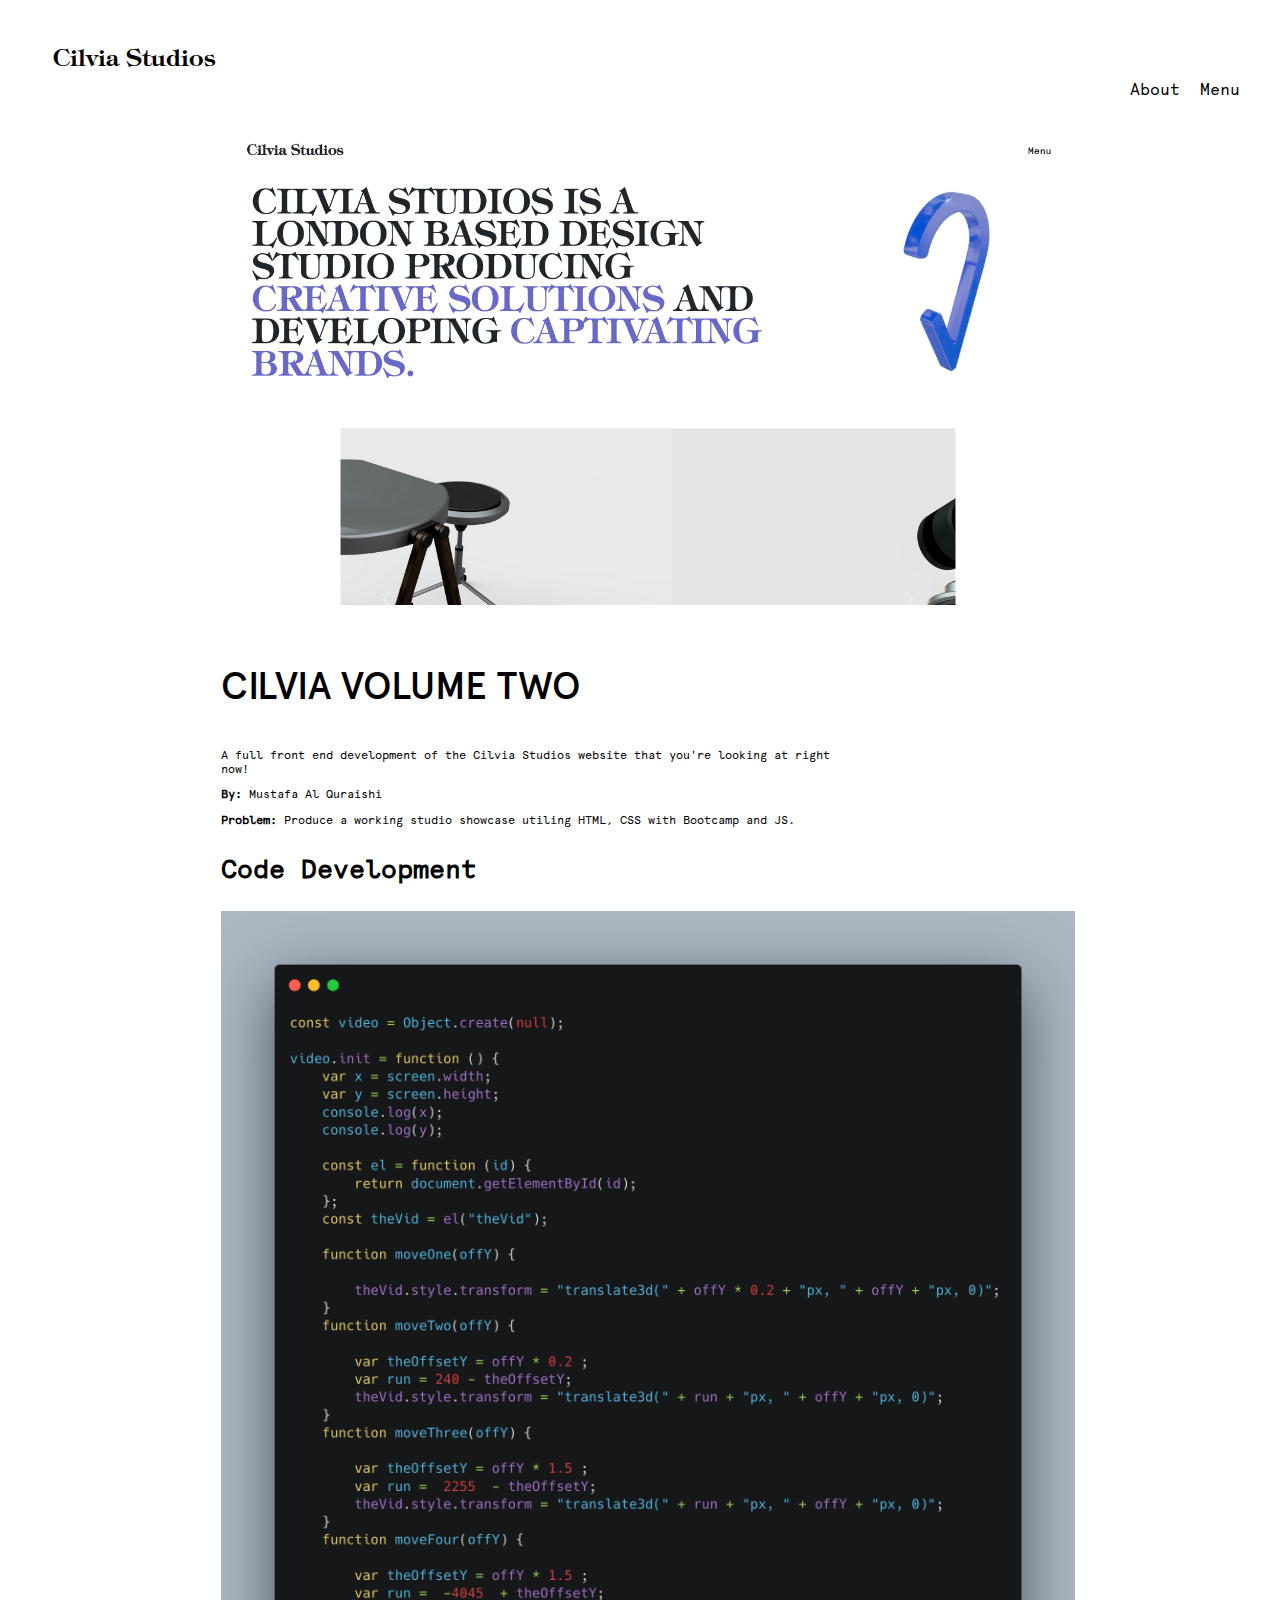
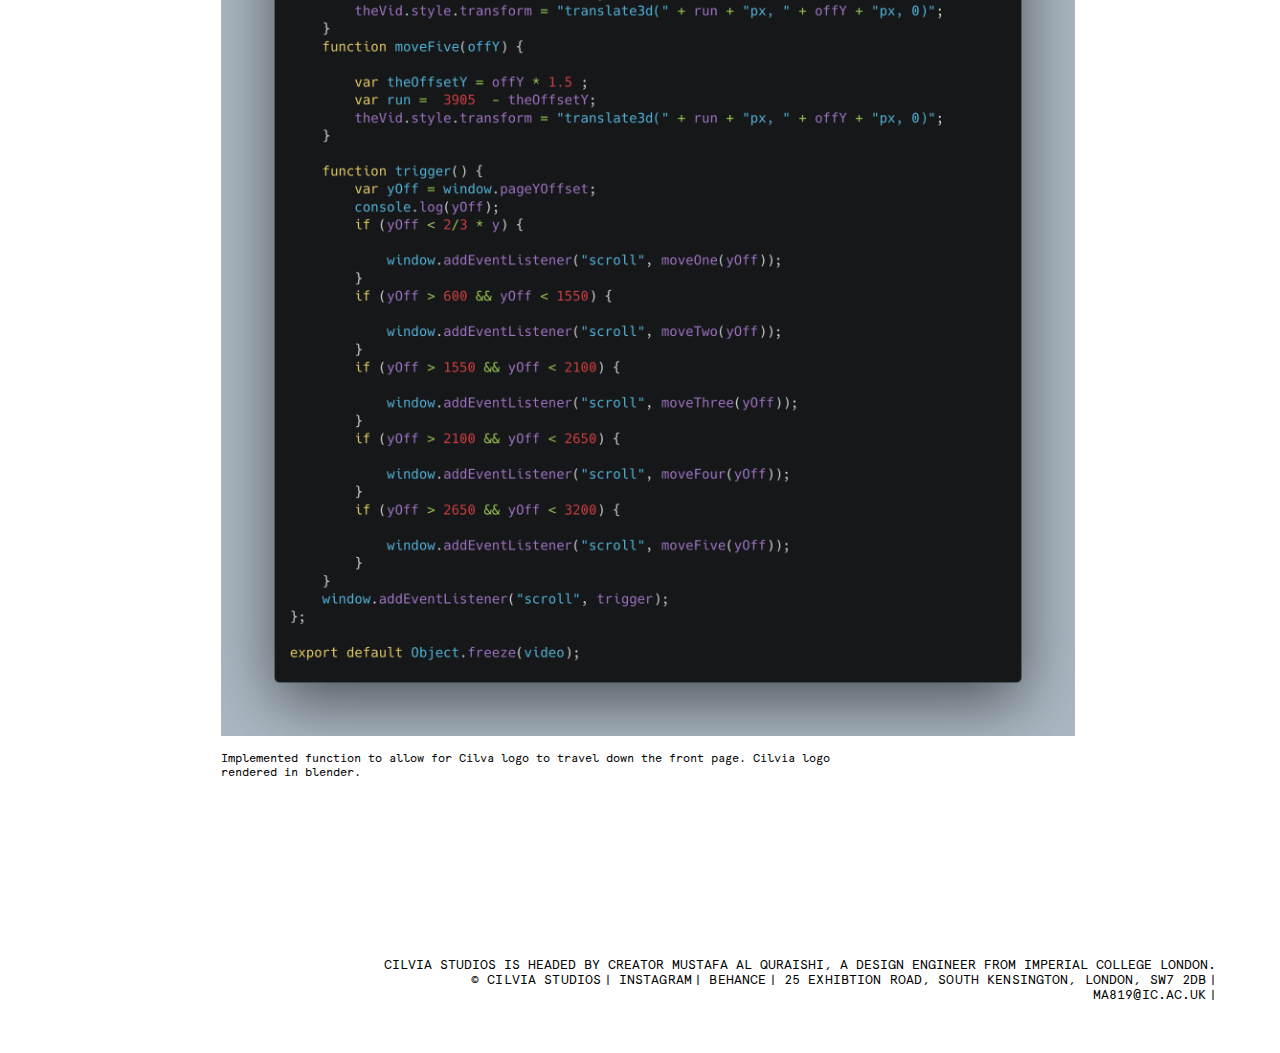
<file: cilviatwo.html>
<!doctype html>
<html lang="en">
  <head>
    <!-- Required meta tags -->
    <meta charset="utf-8">
    <meta name="viewport" content="width=device-width, initial-scale=1">
    <link rel="stylesheet" href="./index.css">
    <link rel="apple-touch-icon" sizes="180x180" href="./favicon_io/apple-touch-icon.png">
    <link rel="icon" type="image/png" sizes="32x32" href="./favicon_io/favicon-32x32.png">
    <link rel="icon" type="image/png" sizes="16x16" href="./favicon_io/favicon-16x16.png">
    <link rel="manifest" href="./favicon_io/site.webmanifest">
    <script type="module" src="./proj.js"></script>
    <!-- Bootstrap CSS -->
    <link href="https://cdn.jsdelivr.net/npm/bootstrap@5.0.0-beta1/dist/css/bootstrap.min.css" rel="stylesheet" integrity="sha384-giJF6kkoqNQ00vy+HMDP7azOuL0xtbfIcaT9wjKHr8RbDVddVHyTfAAsrekwKmP1" crossorigin="anonymous">
    <link rel="stylesheet" href="https://unpkg.com/aos@next/dist/aos.css"/>

    <link href="//vjs.zencdn.net/7.8.2/video-js.min.css" rel="stylesheet">
    <script src="//vjs.zencdn.net/7.8.2/video.min.js"></script>
   
    <title>CILVIA STUDIOS</title>
  </head>
  <header>
        <div class="row g-0" id="myHeader">
            <div class="col-10">
                <a id="title" href="./index.html">Cilvia Studios</a>
            </div>
            <div class="col-2">
                <button id="nav2"><a href="./about.html">About</a></button>
                <button src ="" id="nav">Menu</button>
            </div>   
        </div>
  </header>
 
  <body>
   
    <nav id="thenav">
        <div id="content">
        
            <ul>
                <li><a href="./index.html">Home</a><li>
                <li><a href="./about.html">About</a></li>
            </ul>
            <ul>
                <li><a href="./index.html#theProjects">Projects</a></li>
                <li><a href="./index.html#ProSer">Products & Services</a></li>
                <li><a href="./index.html#TechImp">Technological Implementation</a></li>
                <li><a href="./index.html#EngAna">Engineering Analysis</a></li>
                <li><a href="./index.html#DesInno">Brand Development</a></li>
            </ul>
            <ul>
                <li><a href="./airbnb.html">Airbnb Machine Learning</a></li>
                <li><a href="./aygo.html">Aygo Baby Buggy</a></li>
                <li><a href="./afc.html">A Furniture Collection</a></li>
                <li><a href="./carproject.html">Car Project</a></li>
                <li><a href="./soapbros.html">Soap Bros</a></li>
    
            </ul>
            <ul>
                <li><a id="anywhere">CLICK ANYWHERE TO THE LEFT TO CLOSE</a></li>
            </ul>
        </div>
    </nav>
    <nav id="thephonenav">
        <div id="phonecontent">
            <ul>
                <li><a href="./index.html" id="phoneTitle">CILVIA STUDIOS</a><li>
            </ul>
            <ul>
                <li><a href="./index.html">Home</a><li>
                <li><a href="./about.html">About</a></li>
            </ul>
            <ul>
                <li><a href="./index.html#theProjects">Projects</a></li>
                <li><a href="./index.html#ProSer">Products & Services</a></li>
                <li><a href="./index.html#TechImp">Technological Implementation</a></li>
                <li><a href="./index.html#EngAna">Engineering Analysis</a></li>
                <li><a href="./index.html#DesInno">Brand Development</a></li>
            </ul>
            <ul>
                <li><a href="./airbnb.html">Airbnb Machine Learning</a></li>
                <li><a href="./aygo.html">Aygo Baby Buggy</a></li>
                <li><a href="./afc.html">A Furniture Collection</a></li>
                <li><a href="./carproject.html">Car Project</a></li>
                <li><a href="./soapbros.html">Soap Bros</a></li>
    
            </ul>
            <ul>
                <li><a id="anywherePhone">CLICK ANYWHERE BELOW TO CLOSE</a></li>
            </ul>
        </div>
    </nav>
    <div id="main">
        <!-- <div id="circle"></div> -->
        <div id="overlay"></div>
        <div class="row">
            <div class="col-12">
                <div class="mainShow">
                    <!-- <div class="projVideo">
                       <video controls>
                           <source src="./Media/IMG_3970.MOV.mp4" type="video/mp4">
                       </video>
                    </div> -->
                    <div class="projPhoto">
                        <img src="Images/project-tile/vol1.png">
                    </div>
                    
                </div>
            </div>
        </div>
        <div class="row g-0"id="desc">
            <div class="col-12" id="descInner">
                <div>
                    <p class="projectTitle">CILVIA VOLUME TWO</p>
                </div>
                <div>
                    <p class="projDes"> A full front end development of the Cilvia Studios website that you're looking at right now!
                        </p>
                </div>
                <div>
                    <p><span id="bold">By:</span> Mustafa Al Quraishi</p>
                    <p><span id="bold">Problem:</span> Produce a working studio showcase utiling HTML, CSS with Bootcamp and JS.</p>
                    <!-- <p><span id="bold">Solution:</span><a href="https://cilviastudios.herokuapp.com/">  www.cilviastudios.herokuapp.com</a> -->


                    </p>
                </div>
                
                <div class="desDev">
                    <h2>Code Development</h2>
                </div>
                <div class="row" id="desDevCon">
                    
                        <div class="col-sm-8">
                            <img src="./Images/carboncilviatwo.png">
                        </div>
                        <div class="col-sm-4">
                            <p>Implemented function to allow for Cilva logo to travel down the front page. Cilvia logo rendered in blender.</p>
                        </div>
                
                </div>
                <div class="row" id="desDevCon">
                   
                    
                    <!-- <button id="Behance">Check out the code on Github</button> -->
            </div>
               
                
            </div>

        </div>
        

    </div>


    <footer>
        <div id="cvmus">
            <p>CILVIA STUDIOS IS HEADED BY CREATOR MUSTAFA AL QURAISHI, A DESIGN ENGINEER FROM IMPERIAL COLLEGE LONDON.</p>
        </div>
        <div class="footerlist">
            <ul class="contacts">
                <li><a title="footer-cilviastudios" href="index.html">&copy; CILVIA STUDIOS</a></li>
                <li><a title="footer-cilviastudios" href="https://www.instagram.com/cilviastudios/">INSTAGRAM</a></li>
                <li><a title="footer-cilviastudios" href="https://www.behance.net/cilviastudios">BEHANCE</a></li>
                <li tabindex="0"><a href="https://www.google.co.uk/maps/place/Dyson+School+of+Design+Engineering,
                    +Imperial+College+London/@51.4979899,-0.1767011,17z/data=!3m1!4b1!4m5!3m4!1s0x48760
                    5436a532dc5:0x350eb7ddd52ecb04!8m2!3d51.4979899!4d-0.1745124">
                    25 EXHIBTION ROAD, SOUTH KENSINGTON, LONDON, SW7 2DB</a></li>
                <li tabindex="0"><a href="mailto:ma819@ic.ac.uk" tabindex="0">MA819@IC.AC.UK</a></li>
            </ul>
        </div>
    </footer>

    <!-- Optional JavaScript; choose one of the two! -->

    <!-- Option 1: Bootstrap Bundle with Popper -->

    <script src="https://cdn.jsdelivr.net/npm/bootstrap@5.0.0-beta1/dist/js/bootstrap.bundle.min.js" integrity="sha384-ygbV9kiqUc6oa4msXn9868pTtWMgiQaeYH7/t7LECLbyPA2x65Kgf80OJFdroafW" crossorigin="anonymous"></script>

    <!-- Option 2: Separate Popper and Bootstrap JS -->
    <!--
    <script src="https://cdn.jsdelivr.net/npm/@popperjs/core@2.5.4/dist/umd/popper.min.js" integrity="sha384-q2kxQ16AaE6UbzuKqyBE9/u/KzioAlnx2maXQHiDX9d4/zp8Ok3f+M7DPm+Ib6IU" crossorigin="anonymous"></script>
    <script src="https://cdn.jsdelivr.net/npm/bootstrap@5.0.0-beta1/dist/js/bootstrap.min.js" integrity="sha384-pQQkAEnwaBkjpqZ8RU1fF1AKtTcHJwFl3pblpTlHXybJjHpMYo79HY3hIi4NKxyj" crossorigin="anonymous"></script>
    -->
    </body>

    <script src="https://unpkg.com/aos@next/dist/aos.js"></script>
    <script>
        AOS.init();
    </script>
</html>
</file>
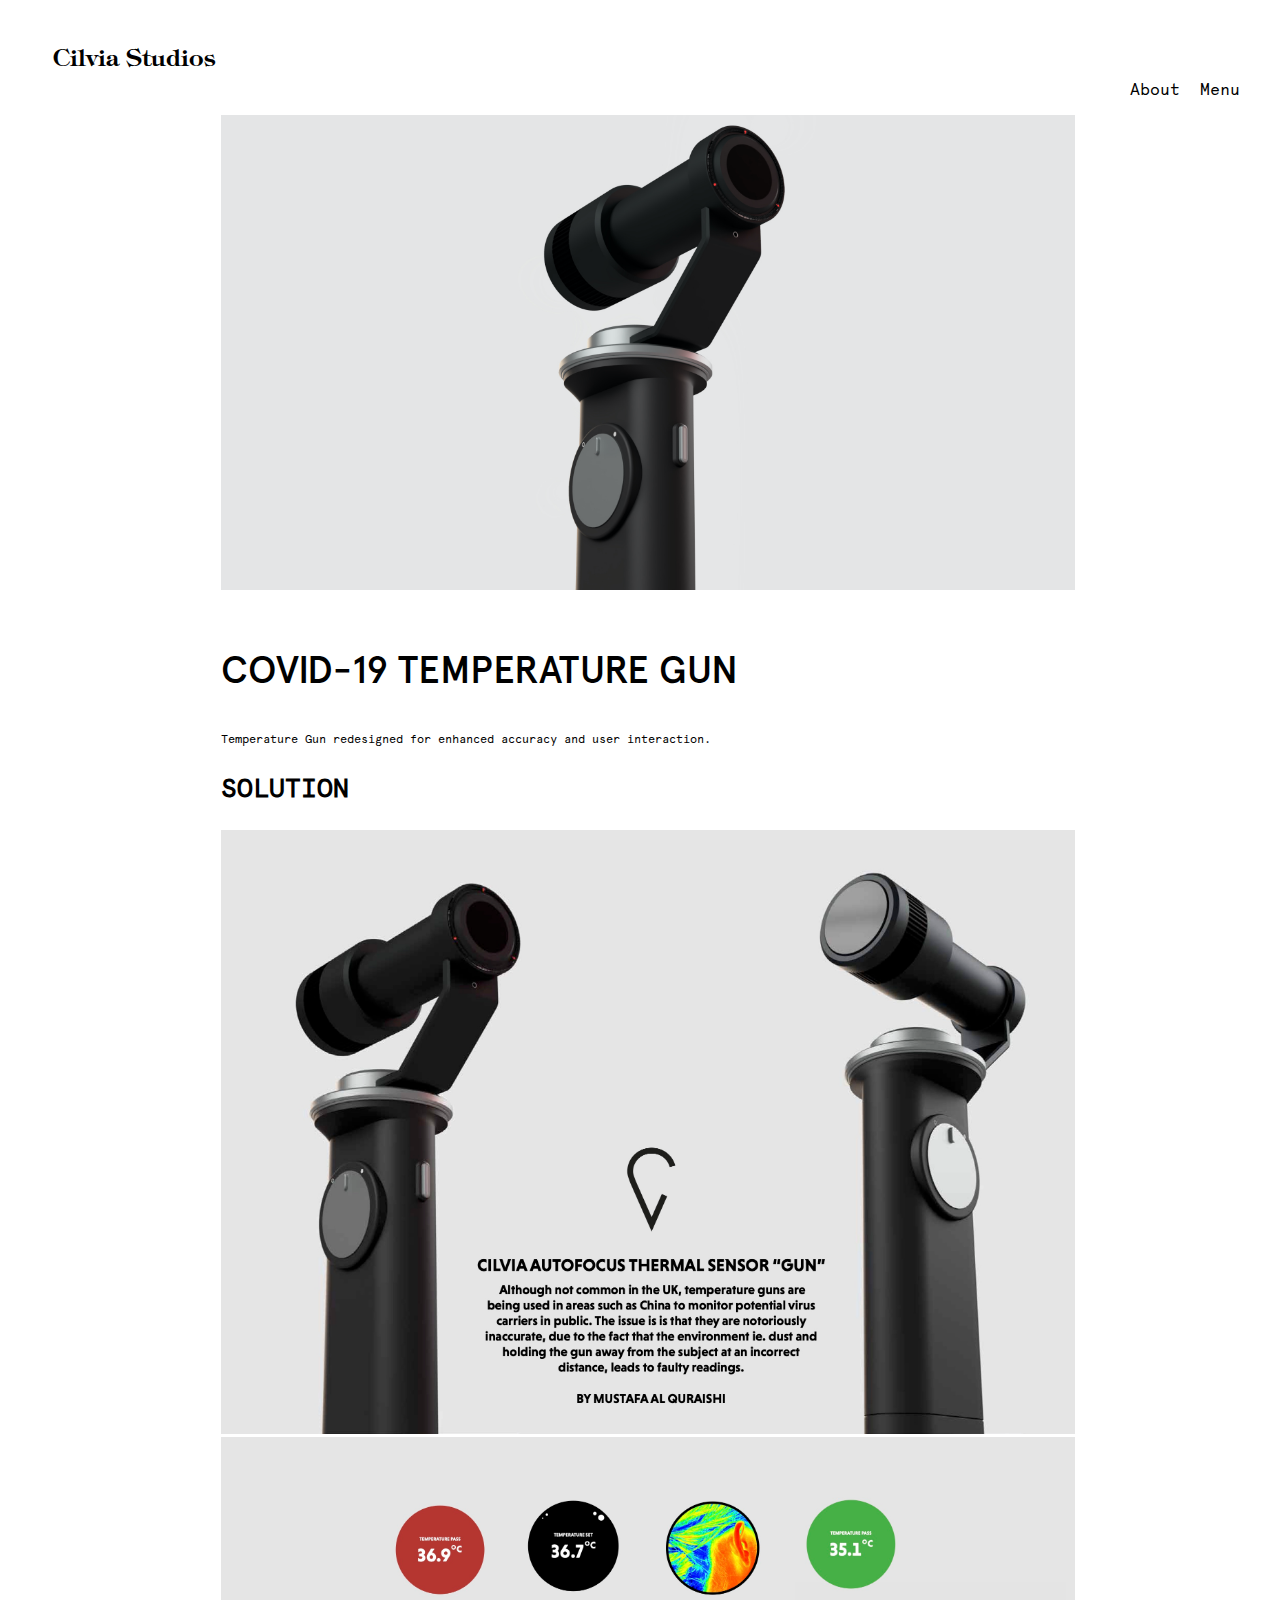
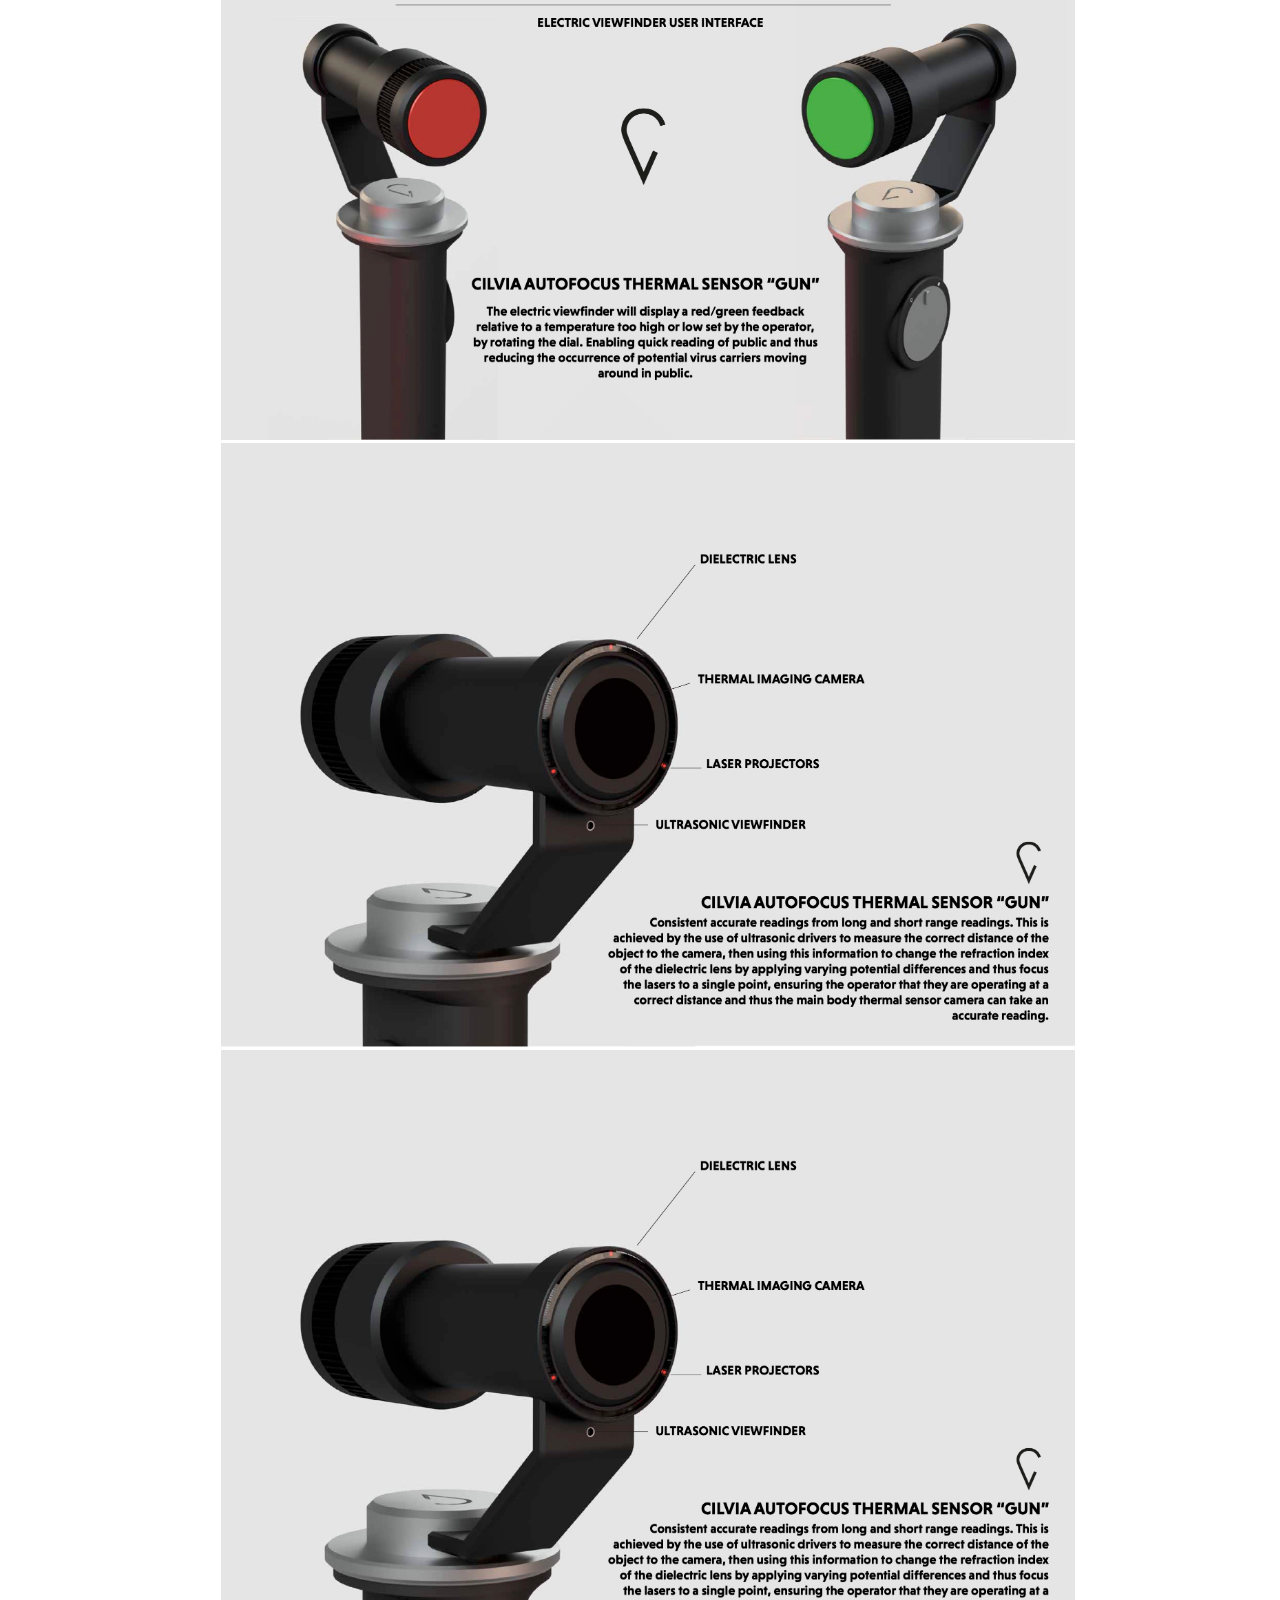
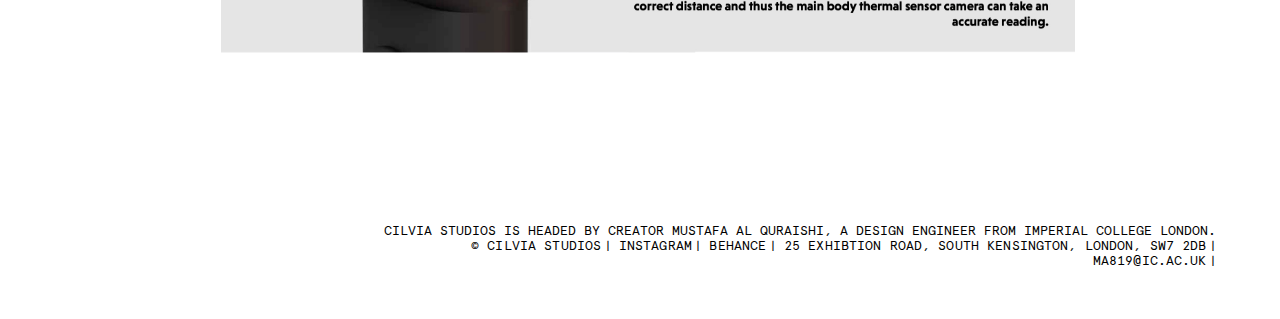
<file: temperaturegun.html>
<!doctype html>
<html lang="en">
  <head>
    <!-- Required meta tags -->
    <meta charset="utf-8">
    <meta name="viewport" content="width=device-width, initial-scale=1">
    <link rel="stylesheet" href="./index.css">
    <link rel="apple-touch-icon" sizes="180x180" href="./favicon_io/apple-touch-icon.png">
    <link rel="icon" type="image/png" sizes="32x32" href="./favicon_io/favicon-32x32.png">
    <link rel="icon" type="image/png" sizes="16x16" href="./favicon_io/favicon-16x16.png">
    <link rel="manifest" href="./favicon_io/site.webmanifest">
    <script type="module" src="./proj.js"></script>
    <!-- Bootstrap CSS -->
    <link href="https://cdn.jsdelivr.net/npm/bootstrap@5.0.0-beta1/dist/css/bootstrap.min.css" rel="stylesheet" integrity="sha384-giJF6kkoqNQ00vy+HMDP7azOuL0xtbfIcaT9wjKHr8RbDVddVHyTfAAsrekwKmP1" crossorigin="anonymous">
    <link rel="stylesheet" href="https://unpkg.com/aos@next/dist/aos.css"/>

    <link href="//vjs.zencdn.net/7.8.2/video-js.min.css" rel="stylesheet">
    <script src="//vjs.zencdn.net/7.8.2/video.min.js"></script>
   
    <title>CILVIA STUDIOS</title>
  </head>
  <header>
        <div class="row g-0" id="myHeader">
            <div class="col-10">
                <a id="title" href="./index.html">Cilvia Studios</a>
            </div>
            <div class="col-2">
                <button id="nav2"><a href="./about.html">About</a></button>
                <button src ="" id="nav">Menu</button>
            </div>   
        </div>
  </header>
 
  <body>
    <nav id="thenav">
        <div id="content">
        
            <ul>
                <li><a href="./index.html">Home</a><li>
                <li><a href="./about.html">About</a></li>
            </ul>
            <ul>
                <li><a href="./index.html#theProjects">Projects</a></li>
                <li><a href="./index.html#ProSer">Products & Services</a></li>
                <li><a href="./index.html#TechImp">Technological Implementation</a></li>
                <li><a href="./index.html#EngAna">Engineering Analysis</a></li>
                <li><a href="./index.html#DesInno">Brand Development</a></li>
            </ul>
            <ul>
                <li><a href="./airbnb.html">Airbnb Machine Learning</a></li>
                <li><a href="./aygo.html">Aygo Baby Buggy</a></li>
                <li><a href="./afc.html">A Furniture Collection</a></li>
                <li><a href="./carproject.html">Car Project</a></li>
                <li><a href="./soapbros.html">Soap Bros</a></li>
    
            </ul>
            <ul>
                <li><a id="anywhere">CLICK ANYWEHRE TO THE LEFT TO CLOSE</a></li>
            </ul>
        </div>
    </nav>
    <nav id="thephonenav">
        <div id="phonecontent">
            <ul>
                <li><a href="./index.html" id="phoneTitle">CILVIA STUDIOS</a><li>
            </ul>
            <ul>
                <li><a href="./index.html">Home</a><li>
                <li><a href="./about.html">About</a></li>
            </ul>
            <ul>
                <li><a href="./index.html#theProjects">Projects</a></li>
                <li><a href="./index.html#ProSer">Products & Services</a></li>
                <li><a href="./index.html#TechImp">Technological Implementation</a></li>
                <li><a href="./index.html#EngAna">Engineering Analysis</a></li>
                <li><a href="./index.html#DesInno">Brand Development</a></li>
            </ul>
            <ul>
                <li><a href="./airbnb.html">Airbnb Machine Learning</a></li>
                <li><a href="./aygo.html">Aygo Baby Buggy</a></li>
                <li><a href="./afc.html">A Furniture Collection</a></li>
                <li><a href="./carproject.html">Car Project</a></li>
                <li><a href="./soapbros.html">Soap Bros</a></li>
    
            </ul>
            <ul>
                <li><a id="anywherePhone">CLICK ANYWEHRE BELOW TO CLOSE</a></li>
            </ul>
        </div>
    </nav>
    <div id="main">
        <!-- <div id="circle"></div> -->
        <div id="overlay"></div>
        <div class="row">
            <div class="col-12">
                <div class="mainShow">
                    <!-- <div class="projVideo">
                       <video controls>
                           <source src="./Media/IMG_3970.MOV.mp4" type="video/mp4">
                       </video>
                    </div> -->
                    <div class="projPhoto">
                        <img src="./Images/project-tile/newforminfra_2020-Apr-02_04-30-10PM-000_CustomizedView41099969802_jpg copy.png"">
                    </div>
                    
                </div>
            </div>
        </div>
        <div class="row g-0"id="desc">
            <div class="col-12" id="descInner">
                <div>
                    <p class="projectTitle">COVID-19 TEMPERATURE GUN</p>
                </div>
                <div>
                    <p class="projDes">Temperature Gun redesigned for enhanced accuracy and user interaction.</p>
                </div>
                <!-- <div>
                    <p><span id="bold">By:</span> Mustafa Al Quraishi.</p>
                    <p><span id="bold">Problem:</span> With nearly a third of the population suffering from insomnia, and its associated harmful symptoms including: depression, low energy and neurodegenerative diseases. This project has devolved into targeting a solution that will aim to address and aid people suffering from acute or chronic insomnia.</p>
                    <p><span id="bold">Solution:</span> By targeting root causes of sleep prevention, the solution will help to neutralise the issues causing loss of sleep such as circadian rhythm disruption via blue light exposure due to late night phone use and utilise aromatherapy and deep sleep audio in order to relax the user and aid in a better night’s sleep.

                    </p>
                </div> -->
                <!-- <div>
                    <p><span id="bold">Problem:</span> Soap Bros is a revolutionary way to clean your hands, sustainably.</p>
                </div>
                <div>
                    <p><span id="bold">Solution:</span> Soap Bros is a revolutionary way to clean your hands, sustainably.</p>
                </div> -->
                <div class="desDev">
                    <h2>SOLUTION</h2>
                </div>
                <div class="row" id="desDevCon">
                    
                        <div class="col-sm-12">
                            <img src="./Images/infrapdf/infra.jpg">
                        </div>
                        <div class="col-sm-12">
                            <img src="./Images/infrapdf/infra2.jpg">    
                            
                        </div>
                        <div class="col-sm-12">
                            <img src="./Images/infrapdf/infra3.jpg">    
                            
                        </div>
                        <div class="col-sm-12">
                            <img src="./Images/infrapdf/infra3.jpg">    
                            
                        </div>
                
                </div>
               
                <div class="row" id="desDevCon">
                    
                    
                  
                 
                </div>
               
                
            </div>

        </div>
        

    </div>


    <footer>
        <div id="cvmus">
            <p>CILVIA STUDIOS IS HEADED BY CREATOR MUSTAFA AL QURAISHI, A DESIGN ENGINEER FROM IMPERIAL COLLEGE LONDON.</p>
        </div>
        <div class="footerlist">
            <ul class="contacts">
                <li><a title="footer-cilviastudios" href="index.html">&copy; CILVIA STUDIOS</a></li>
                <li><a title="footer-cilviastudios" href="https://www.instagram.com/cilviastudios/">INSTAGRAM</a></li>
                <li><a title="footer-cilviastudios" href="https://www.behance.net/cilviastudios">BEHANCE</a></li>
                <li tabindex="0"><a href="https://www.google.co.uk/maps/place/Dyson+School+of+Design+Engineering,
                    +Imperial+College+London/@51.4979899,-0.1767011,17z/data=!3m1!4b1!4m5!3m4!1s0x48760
                    5436a532dc5:0x350eb7ddd52ecb04!8m2!3d51.4979899!4d-0.1745124">
                    25 EXHIBTION ROAD, SOUTH KENSINGTON, LONDON, SW7 2DB</a></li>
                <li tabindex="0"><a href="mailto:ma819@ic.ac.uk" tabindex="0">MA819@IC.AC.UK</a></li>
            </ul>
        </div>
    </footer>
  

    <!-- Optional JavaScript; choose one of the two! -->

    <!-- Option 1: Bootstrap Bundle with Popper -->

    <script src="https://cdn.jsdelivr.net/npm/bootstrap@5.0.0-beta1/dist/js/bootstrap.bundle.min.js" integrity="sha384-ygbV9kiqUc6oa4msXn9868pTtWMgiQaeYH7/t7LECLbyPA2x65Kgf80OJFdroafW" crossorigin="anonymous"></script>

    <!-- Option 2: Separate Popper and Bootstrap JS -->
    <!--
    <script src="https://cdn.jsdelivr.net/npm/@popperjs/core@2.5.4/dist/umd/popper.min.js" integrity="sha384-q2kxQ16AaE6UbzuKqyBE9/u/KzioAlnx2maXQHiDX9d4/zp8Ok3f+M7DPm+Ib6IU" crossorigin="anonymous"></script>
    <script src="https://cdn.jsdelivr.net/npm/bootstrap@5.0.0-beta1/dist/js/bootstrap.min.js" integrity="sha384-pQQkAEnwaBkjpqZ8RU1fF1AKtTcHJwFl3pblpTlHXybJjHpMYo79HY3hIi4NKxyj" crossorigin="anonymous"></script>
    -->
    </body>

    <script src="https://unpkg.com/aos@next/dist/aos.js"></script>
    <script>
        AOS.init();
    </script>
</html>
</file>
<file: index.css>
@font-face {
  font-family: "ApercuProBold";
  src: url(Fonts/Apercu\ Pro\ Bold.otf);
}

@font-face {
  font-family: "ApercuProMedium";
  src: url(Fonts/Apercu\ Pro\ Medium.otf);
}

@font-face {
  font-family: "ApercuProMono";
  src: url(Fonts/Apercu\ Pro\ Mono.otf);
}

@font-face {
  font-family: "ApercuProRegular";
  src: url(Fonts/Apercu\ Pro\ Regular.otf);
}

@font-face {
  font-family: "EurostileBlackItalic";
  src: url(Fonts/AnyConv.com__Eurostile-Black\ Italic.otf);
}
@font-face {
  font-family: "TiffanyStdDemi";
  src: url(Fonts/TiffanyStd-Demi.otf);
}
@font-face {
  font-family: "TiffanyStdDemiIt";
  src: url(Fonts/TiffanyStd-DemiItalic.otf);
}
@font-face {
  font-family: "TiffanyStdHeavy";
  src: url(Fonts/TiffanyStd-Heavy.otf);
}
@font-face {
  font-family: "TiffanyStdItalic";
  src: url(Fonts/TiffanyStd-Italic.otf);
}
@font-face {
  font-family: "TiffanyStdLight";
  src: url(Fonts/TiffanyStd-Light.otf);
}
@font-face {
  font-family: "TiffanyStd";
  src: url(Fonts/TiffanyStd.otf);
}

html,
body {
  width: 100%;
  scroll-behavior: smooth;
  overflow-x: hidden;
  overflow-y: scroll;
}

/* 
header, body {
    color: white;
    background-color: black;
}
.row {
    background-color: black;
}
html {
    background-color: black;
} */

#overlay {
  position: absolute;
  top: 0;
  left: 0;
  width: 0vw;
  height: 120vh;
  opacity: 0.8;
  /* background-image: linear-gradient(to right, rgba(255, 138, 29, 0.959), rgba(104,104,195,1)); */
  background-image: linear-gradient(
    to right,
    rgba(81, 118, 184, 1),
    rgba(188, 222, 248, 1)
  );
  z-index: 2;
  /* display: inline; */
  transition: width 0.7s;
}
#content {
  display: inline;
  transition: display 2s;
}
#thenav {
  position: absolute;
  right: 0;
  width: 0vw;
  display: flex;
  /* background-color:#676ac1; */
  /* background-color: #BCDEF8; */

  top: 0;
  padding-top: 10vw;
  z-index: 3;
  font-family: "ApercuProMono";
  height: 100%;
  transition: width 0.7s;
  overflow: scroll;
  font-size: 0.9vw;
}
#anywhere {
  position: absolute;
  padding-top: 10vw;
  font-size: 0.7vw;
  text-align: right;
}
#nav:hover,
#nav2:hover {
  color: #bcdef8;
}
nav ul {
  list-style-type: none;
  width: 90%;
  line-height: 1.8em;
}
nav li a {
  text-decoration: none;
  color: black;
}
nav li a:hover {
  text-decoration: none;
  color: white !important;
}

#thenav div {
  margin-top: -3vw;
}

#thephonenav {
  background-color: #bcdef8;
  width: 0vw;
  height: auto;
  padding-bottom: 5vh;
  overflow: hidden;
  position: absolute;
  top: 0;
  display: flex;
  align-items: center;
  justify-content: center;
  text-align: center;
  padding-top: 10vw;
  z-index: 3;
  font-family: "ApercuProMono";
  display: inline;
  font-size: 3vw;
}
#anywherePhone {
  padding-top: 5vw;
  font-size: 2.5vw;
}
#phoneTitle {
  font-family: "TiffanyStdDemi";
  font-weight: 800;

  font-size: 3.5vw;
  /* z-index: 0; */
  line-height: 0.95;
}
#thephonecontent {
  z-index: 3;
}
header {
  padding-top: 4vw;
}

.sticky {
  position: fixed;
  top: 0;
  padding-top: 4vw;
}

#title {
  position: relative;
  font-family: "TiffanyStdDemi";
  margin-left: 2ch;
  margin-top: 3ch;
  font-size: 1.2em;
}

#nav {
  padding: 5px 0;
  text-align: center;
  font-family: "ApercuProMono";
  position: absolute;
  right: 0;
  /* margin-right: 10%; */
  padding-right: 4ch;
  font-size: 0.8em;

  display: inline-block;
  border: none;
  /* padding: 1rem 2rem; */
  margin: 0;
  text-decoration: none;
  cursor: pointer;
  background-color: #ffffff;
  transition: background 250ms ease-in-out, transform 150ms ease;
  -webkit-appearance: none;
  -moz-appearance: none;
  /* z-index: 1; */
}

#nav2 {
  padding: 5px 0;
  text-align: center;
  font-family: "ApercuProMono";
  position: absolute;
  right: 0;
  /* margin-right: 10%; */
  padding-right: 10ch;
  font-size: 0.8em;

  display: inline-block;
  border: none;
  /* padding: 1rem 2rem; */
  margin: 0;
  text-decoration: none;
  cursor: pointer;
  background-color: #ffffff;
  transition: background 250ms ease-in-out, transform 150ms ease;
  -webkit-appearance: none;
  -moz-appearance: none;
  /* z-index: 1; */
  font-weight: 500;
}

#top-message {
  margin-top: 2ch;
  text-align: center;
  font-family: "TiffanyStdDemi";
  font-weight: 800;
  /* font-family: span, serif;
    font-weight: 700;
    font-style: normal; */
  font-size: 7vw;
  /* z-index: 0; */
  line-height: 0.95;

  /* 
    font-family: mandrel-condensed, sans-serif;
    font-weight: 900;
    font-style: italic;
     */

  /* background-color: black;
    color: white; */
}
#intro {
  /* z-index: 0; */
}

#art,
#engineering {
  /* color: #8b8ac0; */
  /* color: #676ac1; */
  /* -webkit-text-stroke: 0.1vw #BCDEF8;
    color: #ffffff; */
  color: #bcdef8;
  /* color: #5176B8; */
}

#logo {
  display: block;
  z-index: -1;
  display: none;
}
#videodiv {
  /* margin-top: -0.8vw;
    margin-left: -3vw; */
  width: 100%;
  overflow: hidden;
  margin-top: -3ch;
  display: flex;
  align-items: center;
  justify-content: center;
  transition: margin-top 0.5s;
}
#videodivStatic {
  /* margin-top: -0.8vw;
    margin-left: -3vw; */
  width: 100%;
  overflow: hidden;
  margin-top: -3ch;
  display: none;
  align-items: center;
  justify-content: center;
}
#staticC {
  max-width: 195px;
  width: 100%;
  height: auto;
  object-fit: cover;
}

#videodiv > #theVid {
  min-width: 100%;
  min-height: 100%;
}
#theVid {
  margin: 0 auto;

  /* transform: translate3d(50px, 200px, 0); */
}
#secondCont {
  margin: 0 auto;
  width: 72vw;
}
#carouselExampleInterval {
  width: 72vw;
  height: 40vw;
  margin: 0 auto;
  margin-top: 2ch;
  overflow: hidden;
}

.d-block w-100 {
  margin-left: auto;
  margin-right: auto;
  display: block;
}

img {
  width: 100%;
  height: auto;
  object-fit: cover;
}

#sec {
  padding-top: 4vw;
}
#create {
  font-family: "ApercuProMedium";
  font-size: 6vw;
  line-height: 0.95;
  text-align: left;
  max-width: 68vw;
}
#sec2 {
  padding-top: 0.5vw;
}
#smallprint {
  font-family: "ApercuProRegular";
  font-size: 4vw;
  line-height: 0.95;
  text-align: left;
  max-width: 65vw;
}

#thirdCont {
  margin: 0 auto;
  width: 88vw;
}

#WhatTitle {
  margin-top: 4vw;
  font-family: "ApercuProMedium";
  font-size: 6vw;
}

#exone {
  text-align: center;
  margin-top: 1ch;
  width: 50vw;
  margin-left: auto;
  margin-right: auto;
}
.imgone {
  width: 60vw;
  height: 40vw;
  margin-top: 4ch;
  margin-left: auto;
  margin-right: auto;
  overflow: hidden;
}

.imgone img {
  object-fit: cover;
  min-height: 100%;
}

#extwo {
  text-align: center;
  margin-top: 1ch;
  width: 50vw;
  margin-left: auto;
  margin-right: auto;
}
.imgonetwo {
  width: 60vw;
  height: 40vw;
  margin-top: 3ch;
  margin-left: auto;
  margin-right: auto;
  overflow: hidden;
}
.imgonetwo img {
  object-fit: cover;
  min-height: 100%;
}

#exTitle {
  font-family: "ApercuProMedium";
  font-size: 5vw;
}
#exExplain {
  margin-top: -2vw;
  font-family: "ApercuProRegular";
  font-size: 3vw;
}

#featureTwo {
  display: flex;
  flex-direction: column-reverse;
}

footer {
  font-size: 2vw;
  position: absolute;
  right: 0;
  margin-top: 6vw;
  margin-right: 5vw;
  /* padding-right: 2ch; */
  font-family: "ApercuProMono";
  text-align: right;
  padding-bottom: 3vw;
  text-decoration: none;
  color: black;
  padding: 2vw;
}
a:link {
  color: inherit;
  text-decoration: none;
}

/* visited link */
a:visited {
  color: inherit;
}

/* mouse over link */
a:hover {
  color: #bcdef8 !important;
}

/* selected link */
a:active {
  color: #bcdef8;
}

.contacts {
  margin-top: -1vw;
  list-style-type: none;
  letter-spacing: 0.01vw;
  font-size: 2vw;
}
.contacts li {
  /* text-align: center; */
  display: inline;
  text-decoration: none;
}

.contacts li:a {
  /* text-align: center; */
  display: inline;
  text-decoration: none;
}

.contacts li:after {
  content: "|";
  color: black;
  margin-left: 0.2vw;
  margin-right: -0.1vw;
  text-decoration: none;
}

.shift {
  display: none;
}
.shiftTwo {
  display: none;
}

#circle {
  position: absolute;
  transform: translate(-50%, -50%);
  height: 35px;
  width: 35px;
  border-radius: 50%;
  background-color: greenyellow;
  display: inline;
  z-index: 4;
  /* border:2px solid black; */
}

#projectTitle {
  display: flex;
  align-items: center;
  justify-content: center;
  text-align: center;
  padding-top: 3vw;
  padding-bottom: 3vw;
  font-family: "ApercuProMono";
  font-size: 3vw;
}
#WhatDoTitle {
  font-size: 3vw;
  margin-top: 3vw;
  display: flex;
  align-items: center;
  justify-content: center;
  text-align: center;
  padding-bottom: 3vw;
  font-family: "ApercuProMono";
}
#black {
  color: black;
}
#projRow {
  display: flex;
  align-items: center;
  justify-content: center;
  text-align: center;
  padding-top: 5vw;
  padding-bottom: 5vw;
}
.projectTile {
  display: flex;
  align-items: center;
  justify-content: center;
  text-align: center;
  font-family: "ApercuProMono";
  overflow: hidden;
  width: 54vw;
  height: 36vw;
  margin-left: auto;
  margin-right: auto;
  color: white;
  /* font-size: 1.8vw; */
}
.projectTileTwo {
  display: flex;
  align-items: center;
  justify-content: center;
  text-align: center;
  font-family: "ApercuProMono";
  overflow: hidden;
  width: 54vw;
  height: 36vw;
  margin-left: auto;
  margin-right: auto;
  color: white;
  /* font-size: 1.8vw; */
}
.projectTile img {
  /* margin-left: auto;
    margin-right: auto; */
  object-fit: cover;
  min-height: 100%;
  min-width: 100%;
}
.projectTileTwo img {
  /* margin-left: auto;
    margin-right: auto; */
  object-fit: cover;
  min-height: 100%;
  min-width: 100%;
}
.projectTile a {
  position: absolute;
  margin-left: auto;
  margin-right: auto;
  font-size: 3.5vw;
  color: white;
}
.projectTileTwo a {
  position: absolute;
  margin-left: auto;
  margin-right: auto;
  font-size: 3.5vw;
  color: white;
}
.projectTileTwo a:hover,
.projectTile a:hover {
  color: #bcdef8;
}
#theProjects {
  margin-top: 10vw;
}

.contMus {
  margin-top: 10vw;
  margin: 0 auto;
  /* display: flex;
    align-items: center;
    justify-content: center; */
  width: 40vw;
  height: 60vw;
}
.contMus img {
  object-fit: cover;
  min-height: 100%;
  min-width: 100%;
}
#rowHold {
  margin-top: 10vw;
  display: flex;
  align-items: center;
  justify-content: center;
  text-align: center;
}
#about {
  font-family: "ApercuProMono";
  margin-top: 5vw;
  /* margin-left: 5vw; */
  width: 80vw;
  font-size: 2vw;
}
.TheSmallShift {
  display: none;
}
.TheSmallShiftTwo {
  display: none;
}

.mainShow {
  display: flex;
  align-items: center;
  justify-content: center;
  text-align: left;
}

.projVideo {
  margin-top: 5ch;
  /* width: 70vw;
    height: 50vw; */
}

#desc {
  font-family: "ApercuProMono";
  width: 66.7vw;
  display: block;
  align-items: center;
  justify-content: center;
  text-align: left;
  margin-left: auto;
  margin-right: auto;
  line-height: 2ch;
  font-size: 2vw;
}

#desc p {
  width: 50vw;
}
#desc h2 {
  font-size: 3vw;
}
#descInner {
  padding-top: 2ch;
  padding-left: 0;
}

#span {
  width: 100vw;
  background-color: black;
  height: 1vw;
}
.projectTitle {
  font-family: "ApercuProMedium";
  font-size: 3vw;
  line-height: 2ch;
}
.projDes {
  line-height: 2ch;
}
#bold {
  font-weight: 600;
}
.desDev {
  margin-top: 5ch;
}
.desDevTwo {
  padding-top: 2vw;

  text-align: right;
}
#desDevCon {
  margin-top: 5ch;
  padding-bottom: 3ch;
}

#desDevCon p {
  max-width: 100%;
  padding-top: 3vw;
}
.projPhoto {
  margin-top: 5ch;
  width: 66.7vw;
}
#Behance {
  background-image: linear-gradient(
    to right,
    rgba(81, 118, 184, 1),
    rgba(188, 222, 248, 1)
  );
}
@media (min-width: 576px) {
  #desDevCon p {
    padding-top: 0px;
  }

  .contacts {
    font-size: 1vw;
  }
  #desc h2 {
    font-size: 2vw;
  }

  #desc {
    font-family: "ApercuProMono";
    width: 66.7vw;
    display: block;
    align-items: center;
    justify-content: center;
    text-align: left;
    margin-left: auto;
    margin-right: auto;
    line-height: 2ch;
    font-size: 1.6vw;
  }

  #rowHold {
    margin-top: 0vw;
    display: flex;
    align-items: center;
    justify-content: unset;
    text-align: left;
  }
  .contMus {
    margin-top: 5vw;
    margin-left: 10vw;
    display: flex;
    align-items: center;
    justify-content: center;
    width: 25vw;
    height: 35vw;
  }
  .contMus img {
    object-fit: cover;
    min-height: 100%;
    min-width: 100%;
  }
  #about {
    font-family: "ApercuProMono";
    margin-top: 5vw;
    /* margin-left: 5vw; */
    width: 50vw;
    font-size: 1vw;
  }
  footer {
    font-size: 1vw;
    position: absolute;
    right: 0;
    margin-top: 6vw;
    margin-right: 5vw;
    /* padding-right: 2ch; */
    font-family: "ApercuProMono";
    text-align: right;
    padding-bottom: 3vw;
    text-decoration: none;
    color: black;
    padding: 0;
    padding-bottom: 3vw;
  }
  #exExplain {
    margin-top: 0vw;
    font-family: "ApercuProRegular";
    font-size: 3vw;
  }

  #exTitle {
    font-family: "ApercuProMedium";
    font-size: 4vw;
  }
  #exExplain {
    font-family: "ApercuProRegular";
    font-size: 2vw;
  }
  #title {
    margin-left: 3ch;
    margin-top: 2ch;
    font-size: 1.2em;
  }

  header {
    padding-top: 3vw;
  }

  #nav,
  #nav2 {
    margin-top: -0.3ch;
    font-size: 0.9em;
  }

  #top-message {
    margin-left: 1.5ch;
    margin-top: 1.3ch;
    text-align: left;
    font-size: 4vw;
  }
  #div {
    /* margin-top: -0.8vw;
        margin-left: -3vw; */
    width: 100%;
    overflow: hidden;
    margin-top: -3ch;
  }

  #create {
    font-family: "ApercuProMedium";
    font-size: 3.5vw;
    line-height: 0.95;
    text-align: left;
    max-width: 60vw;
  }

  #sec2 {
    /* z-index: 1; */
    margin-top: -2vw;
  }
  #smallprint {
    font-family: "ApercuProRegular";
    font-size: 2vw;
    line-height: 0.95;
    text-align: left;
    max-width: 50vw;
  }

  #carouselExampleInterval {
    margin-top: 0ch;
  }

  #WhatTitle {
    margin-top: 4vw;
    font-family: "ApercuProMedium";
    font-size: 3.5vw;
  }
  .projectTile a {
    position: absolute;
    margin-left: auto;
    margin-right: auto;
    font-size: 1.2vw;
  }
  .projectTileTwo a {
    position: absolute;
    margin-left: auto;
    margin-right: auto;
    font-size: 1.2vw;
  }
}

@media (min-width: 768px) {
  #desc {
    font-size: 1.3vw;
  }

  #projectTitle {
    display: flex;
    align-items: center;
    justify-content: center;
    text-align: center;
    padding-top: 3vw;
    padding-bottom: 3vw;
    font-family: "ApercuProMono";
    font-size: 1.2vw;
  }

  #carouselExampleInterval {
    margin-top: 0ch;
  }
  #projects {
    margin-top: -2vw;
  }
  #underline {
    width: 28vw;
    background-color: #ffd451;
    height: 5px;
    margin-right: 10vw;
  }
  #explainOne {
    display: flex;
  }
  #exone {
    text-align: left;
    margin-left: 10vw;
    /* margin-top: 20vw;
        width: 28vw;
        margin-right: 10vw; */
    width: 30vw;
  }
  .imgone {
    width: 45vw;
    height: 30vw;
    margin-top: 3vw;
    margin-left: 10vw;
    overflow: hidden;
    transition: margin-left 1s;
  }
  #firstImg {
    transition: margin-left 1s;
  }
  #thirdImg {
    transition: margin-left 1s;
  }
  .shift {
    /* position: absolute; */
    height: 30vw;
    background-color: black;
    color: white;
    margin-left: 10vw;
    margin-top: -30vw;
    width: 3vw;
    writing-mode: vertical-rl;
    text-orientation: mixed;
    display: flex;
    align-items: center;
    justify-content: center;
    text-align: center;
    /* z-index: -1; */
  }
  .smallShift {
    position: absolute;
    height: 24vw;
    background-color: black;
    color: white;
    /* margin-left: -33vw; */

    width: 3vw;
    /* writing-mode: vertical-rl;
        text-orientation: mixed;
        display: flex;
        align-items: center;
        justify-content: center;
        text-align: center; */
  }
  .smallShiftTest {
    height: 24vw;
    background-color: black;
    color: white;
    margin-left: 10vw;

    width: 3vw;
    writing-mode: vertical-rl;
    text-orientation: mixed;
    display: flex;
    align-items: center;
    justify-content: center;
    text-align: center;
  }
  .smallShiftTwo {
    position: absolute;
    height: 24vw;
    background-color: black;
    color: white;
    /* z-index: 2; */
    /* margin-top: -24vw; */
    margin-left: 33vw;

    width: 3vw;
    writing-mode: vertical-rl;
    text-orientation: mixed;
    display: flex;
    align-items: center;
    justify-content: center;
    text-align: center;
    /* z-index: 0; */
    /* display:block; */
  }
  .smallShift a {
    display: inline;
    font-size: 1vw;
    font-family: "ApercuProMono";
    z-index: 1;
  }

  .smallShiftTwo a {
    display: inline;
    font-size: 1vw;
    font-family: "ApercuProMono";
    z-index: 1;
  }
  .shift a {
    display: inline;
    font-size: 1vw;
    font-family: "ApercuProMono";
    /* width: 100%; */
    /* margin-left: -50%; */
    /* margin-right: auto; */
  }
  /* .shift a:hover {
        color:#BCDEF8;
    } */
  #secImg {
    transition: margin-right 1s;
  }
  #fourthImg {
    transition: margin-right 1s;
  }
  .shiftTwo {
    /* position: absolute; */
    height: 30vw;
    background-color: black;
    color: white;
    /* margin-right: 55vw; */
    /* margin-left: 45.3vw; */
    /* margin-left: 44.1vw; */
    margin-left: 46vw;
    margin-top: -30vw;
    width: 3vw;
    writing-mode: vertical-rl;
    text-orientation: mixed;
    display: flex;
    align-items: center;
    justify-content: center;
    text-align: center;
    /* z-index: -1; */
  }
  .shiftTwo a {
    display: inline;
    font-size: 1vw;
    font-family: "ApercuProMono";
    /* width: 100%; */
    /* margin-left: -50%; */
    /* margin-right: auto; */
  }

  .imgone img {
    object-fit: cover;
    min-height: 100%;
  }

  #extwo {
    text-align: right;
    /* margin-right: 10vw; */

    margin-right: 8vw;
    width: 30vw;
  }
  .imgonetwo {
    width: 45vw;
    height: 30vw;
    margin-top: 3vw;
    /* margin-right: 10vw; */
    margin-right: 8vw;
    overflow: hidden;
  }
  .imgonetwo img {
    object-fit: cover;
    min-height: 100%;
  }

  #exTitle {
    font-family: "ApercuProMedium";
    font-size: 2.3vw;
  }
  #exExplain {
    font-family: "ApercuProRegular";
    font-size: 1.1vw;
    /* color: lightgrey; */
    margin-top: -1.5vw;
    color: #36454f;
  }

  #featureTwo {
    display: flex;
    flex-direction: row;
  }
  #projRow {
    display: flex;
    align-items: center;
    justify-content: center;
    text-align: center;
    padding-bottom: 5vw;
    padding-top: 0vw;
  }
  .projectTile {
    position: absolute;
    /* display: flex;
        align-items: center;
        justify-content: center;
        text-align: center; */
    /* font-family: "ApercuProMono"; */
    overflow: hidden;
    width: 36vw;
    height: 24vw;
    margin-left: 0;
    margin-right: 0;
    /* color: white; */
    /* z-index: 1; */
    transition: margin-left 1s;
    /* transition: margin-right 1s; */
  }
  .TheSmallShift {
    /* z-index: 1; */
    font-family: "ApercuProMono";
    height: 24vw;
    background-color: black;
    background-color: #00855b;
    color: white;
    margin-left: -33vw;
    font-size: 1vw;
    width: 3vw;
    writing-mode: vertical-rl;
    text-orientation: mixed;
    display: flex;
    align-items: center;
    justify-content: center;
    text-align: center;
  }
  .TheSmallShift a {
    z-index: 1;
  }
  .TheSmallShiftTwo {
    /* z-index: 1; */
    font-family: "ApercuProMono";
    height: 24vw;
    background-color: black;
    background-color: #ffd451;
    background-color: #00855b;
    color: white;
    margin-right: -33vw;
    font-size: 1vw;
    width: 3vw;
    writing-mode: vertical-rl;
    text-orientation: mixed;
    display: flex;
    align-items: center;
    justify-content: center;
    text-align: center;
  }
  .TheSmallShiftTwo a {
    z-index: 1;
  }
  .projectTileTwo {
    position: absolute;
    /* display: flex;
        align-items: center;
        justify-content: center;
        text-align: center;
        font-family: "ApercuProMono"; */
    overflow: hidden;
    width: 36vw;
    height: 24vw;
    margin-left: 0;
    margin-right: 0;
    color: white;
    /* z-index: 1; */
    transition: margin-left 1s;
    /* transition: margin-right 1s; */
  }

  .projectTile img {
    /* margin-left: auto;
        margin-right: auto; */
    object-fit: cover;
    min-height: 100%;
    min-width: 100%;
    opacity: 1;
    transition: opacity 1s;
  }
  .projectTileTwo img {
    /* margin-left: auto;
        margin-right: auto; */
    object-fit: cover;
    min-height: 100%;
    min-width: 100%;
    opacity: 1;
    transition: opacity 1s;
  }
  .projectTile a {
    position: absolute;
    margin-left: auto;
    margin-right: auto;
    font-size: 1.3vw;
    display: none;
  }
  .projectTileTwo a {
    position: absolute;
    margin-left: auto;
    margin-right: auto;
    font-size: 1.3vw;
    display: none;
  }

  #theProjects {
    margin-top: 10vw;
  }
}

@media (min-width: 992px) {
  #desc {
    font-size: 0.9vw;
  }

  #WhatDoTitle {
    font-size: 1.2vw;
  }

  #carouselExampleInterval {
    margin-top: 0ch;
  }
  #title {
    margin-left: 3ch;
    margin-top: 2ch;
    font-size: 1.5em;
  }

  header {
    padding-top: 3vw;
  }

  #nav,
  #nav2 {
    margin-top: 0ch;
    font-size: 1em;
  }

  #create {
    font-family: "ApercuProMedium";
    font-size: 3vw;
    line-height: 0.95;
    text-align: left;
    max-width: 60vw;
  }

  #sec2 {
    /* z-index: 1; */
    margin-top: 0vw;
  }

  #smallprint {
    font-family: "ApercuProRegular";
    font-size: 1.5vw;
    line-height: 0.95;
    text-align: left;
    max-width: 50vw;
  }
}

@media (min-width: 1200px) {
  #carouselExampleInterval {
    margin-top: 0ch;
  }
}

@media (min-width: 1400px) {
  #carouselExampleInterval {
    margin-top: 0ch;
  }
  #videodiv {
    /* margin-top: -0.8vw;
        margin-left: -3vw; */
    width: 100%;
    overflow: hidden;
    margin-top: -5ch;
  }
}
</file>
